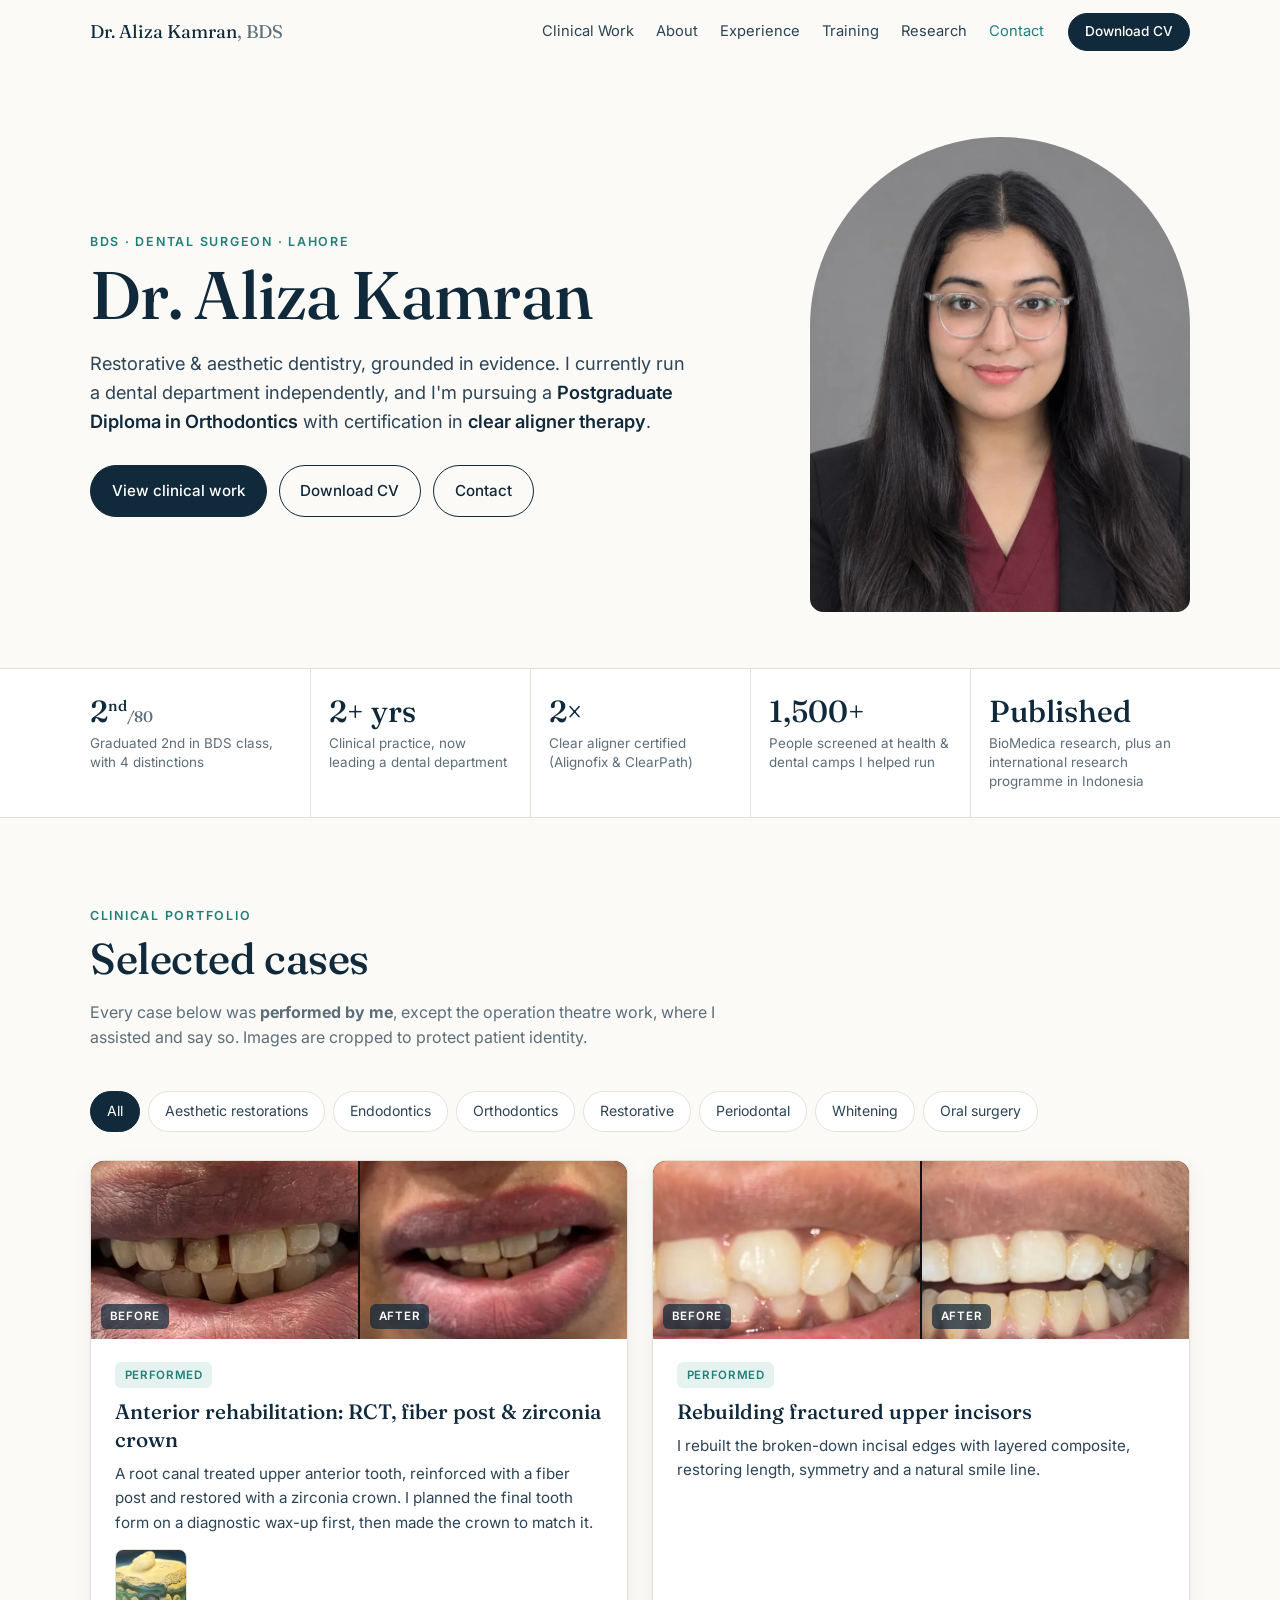
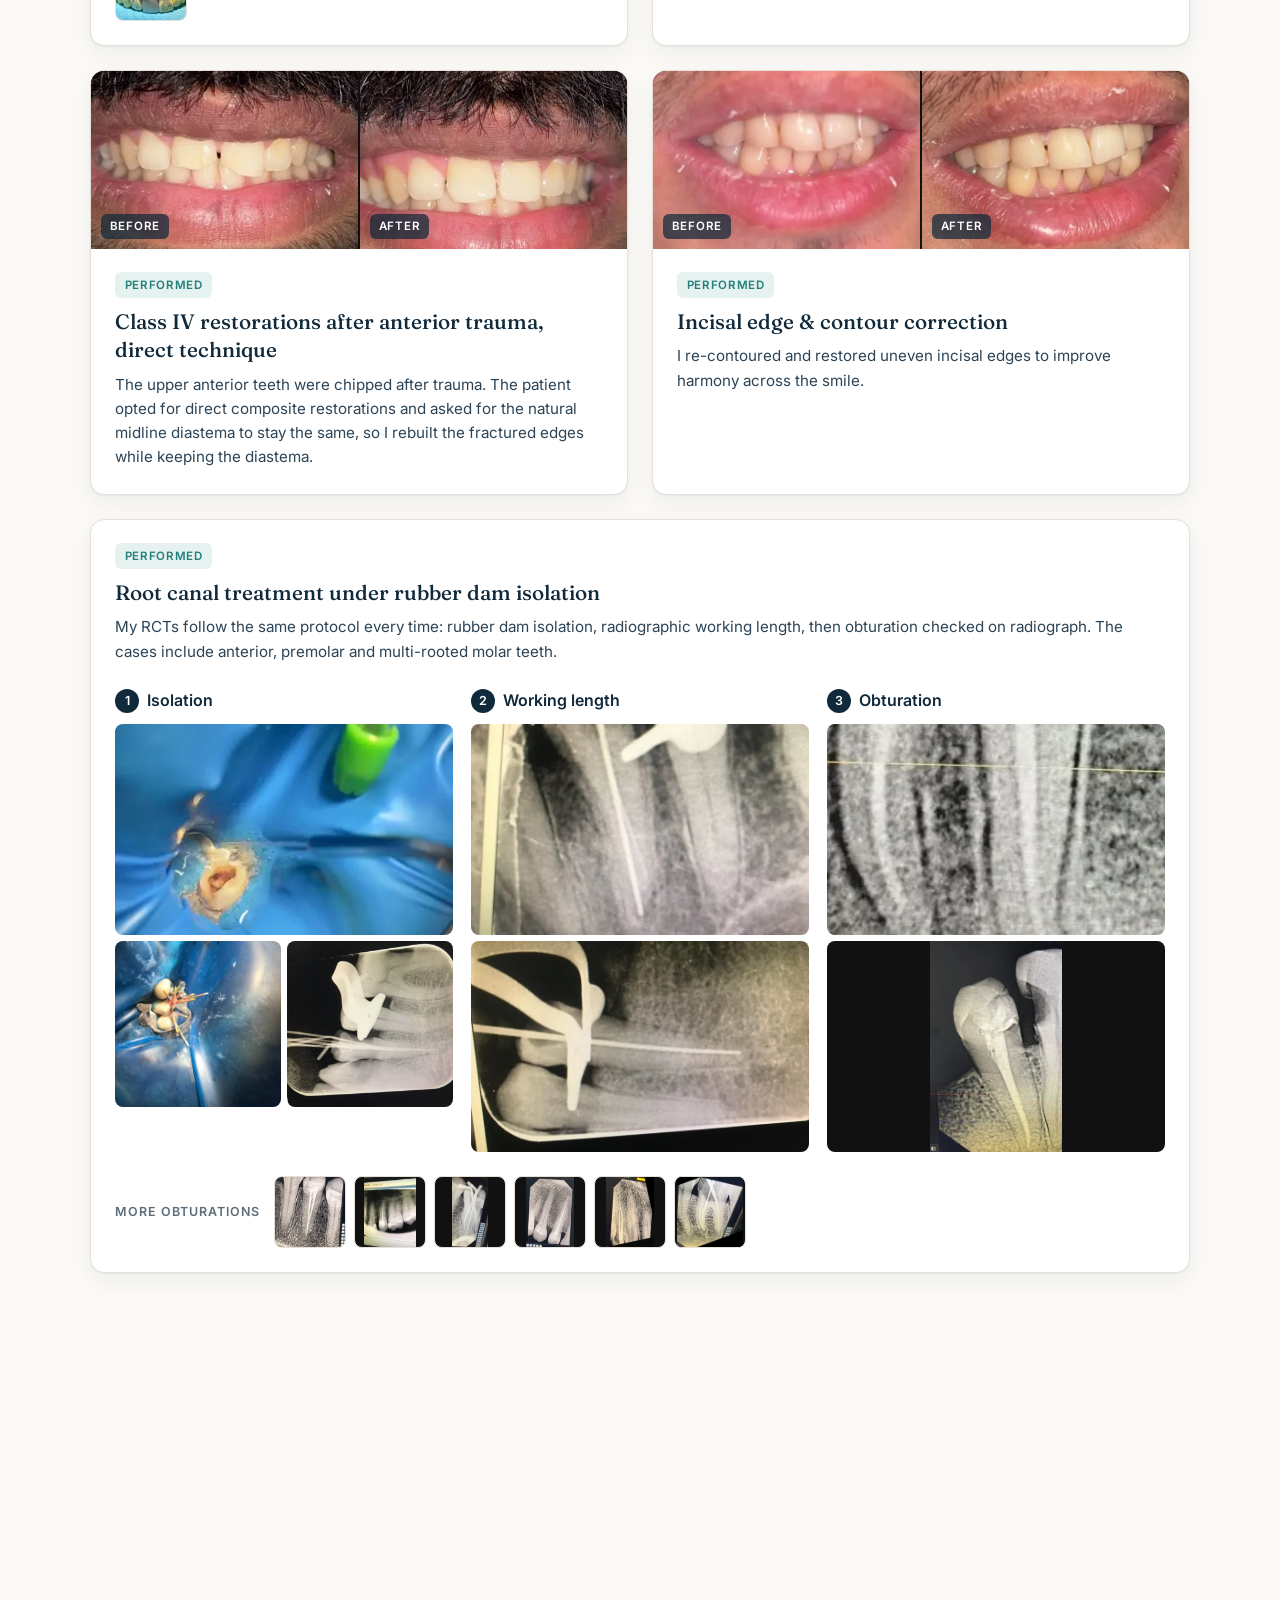
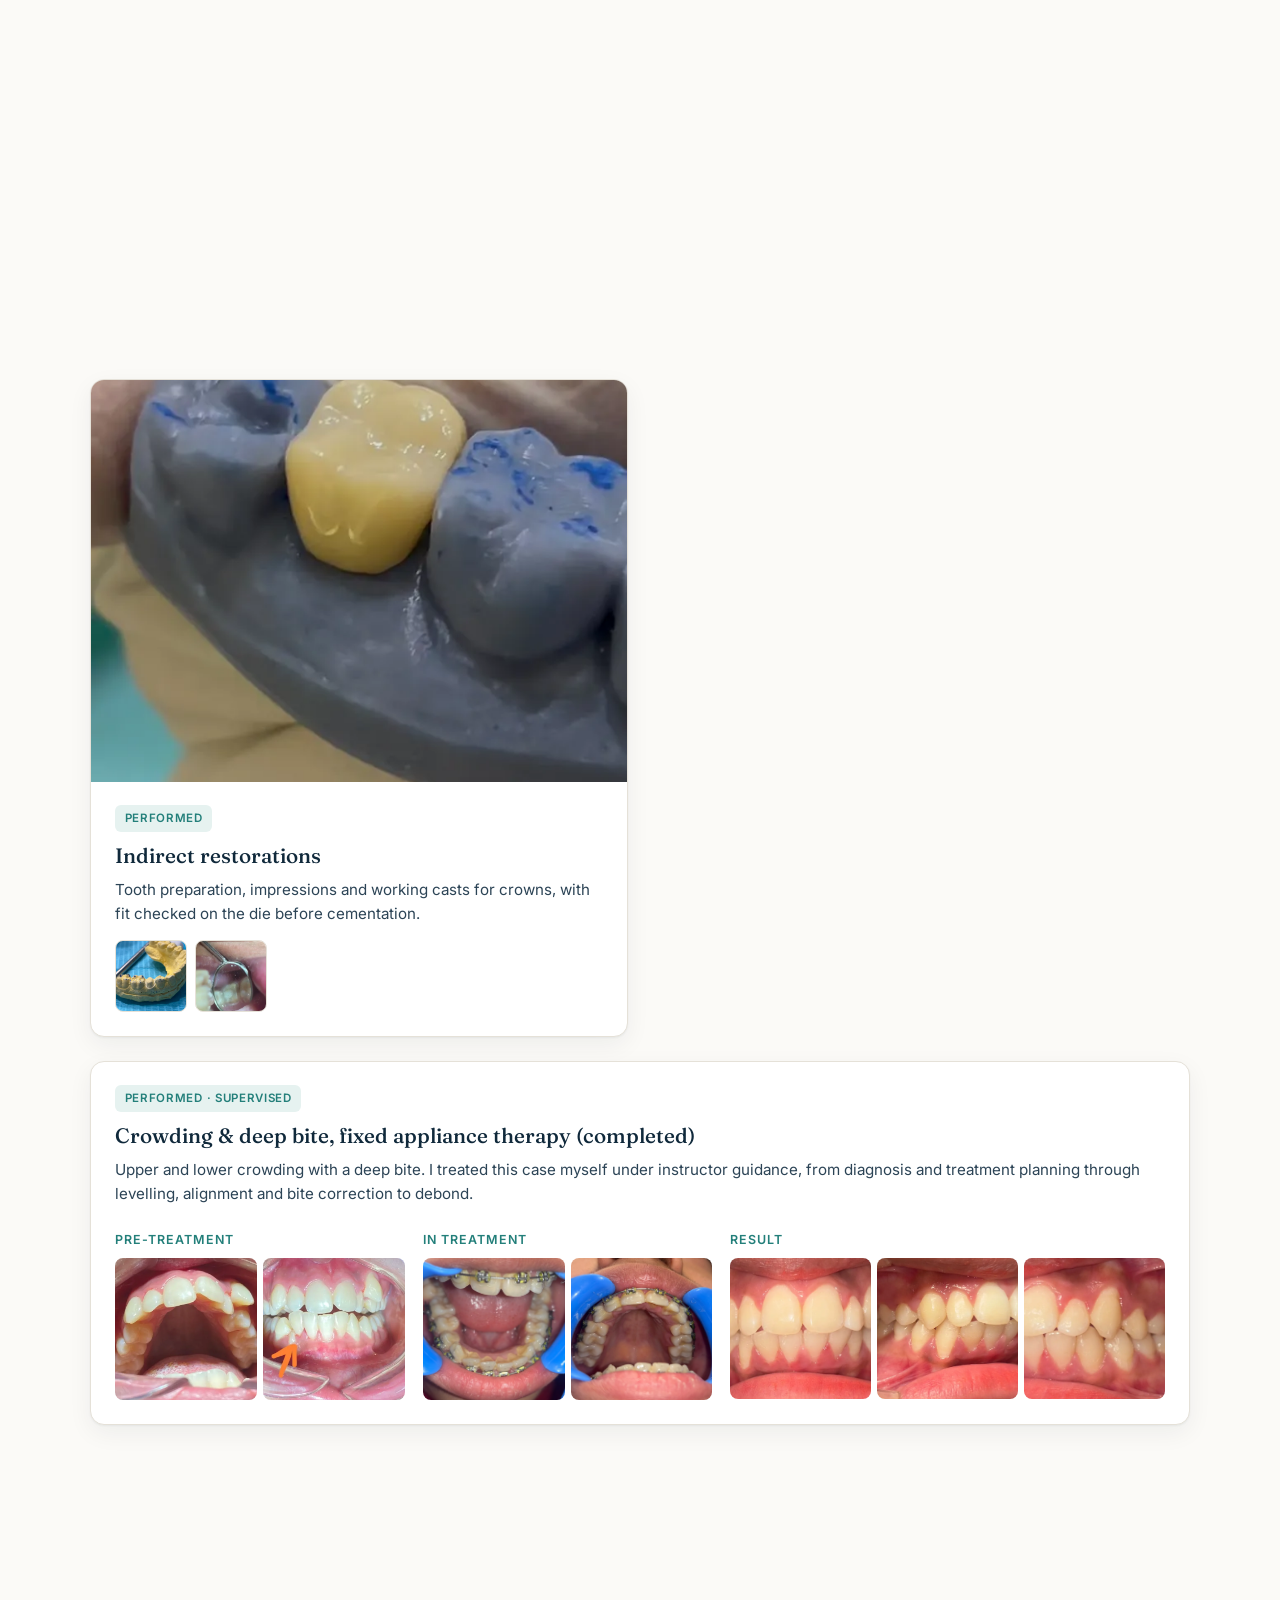
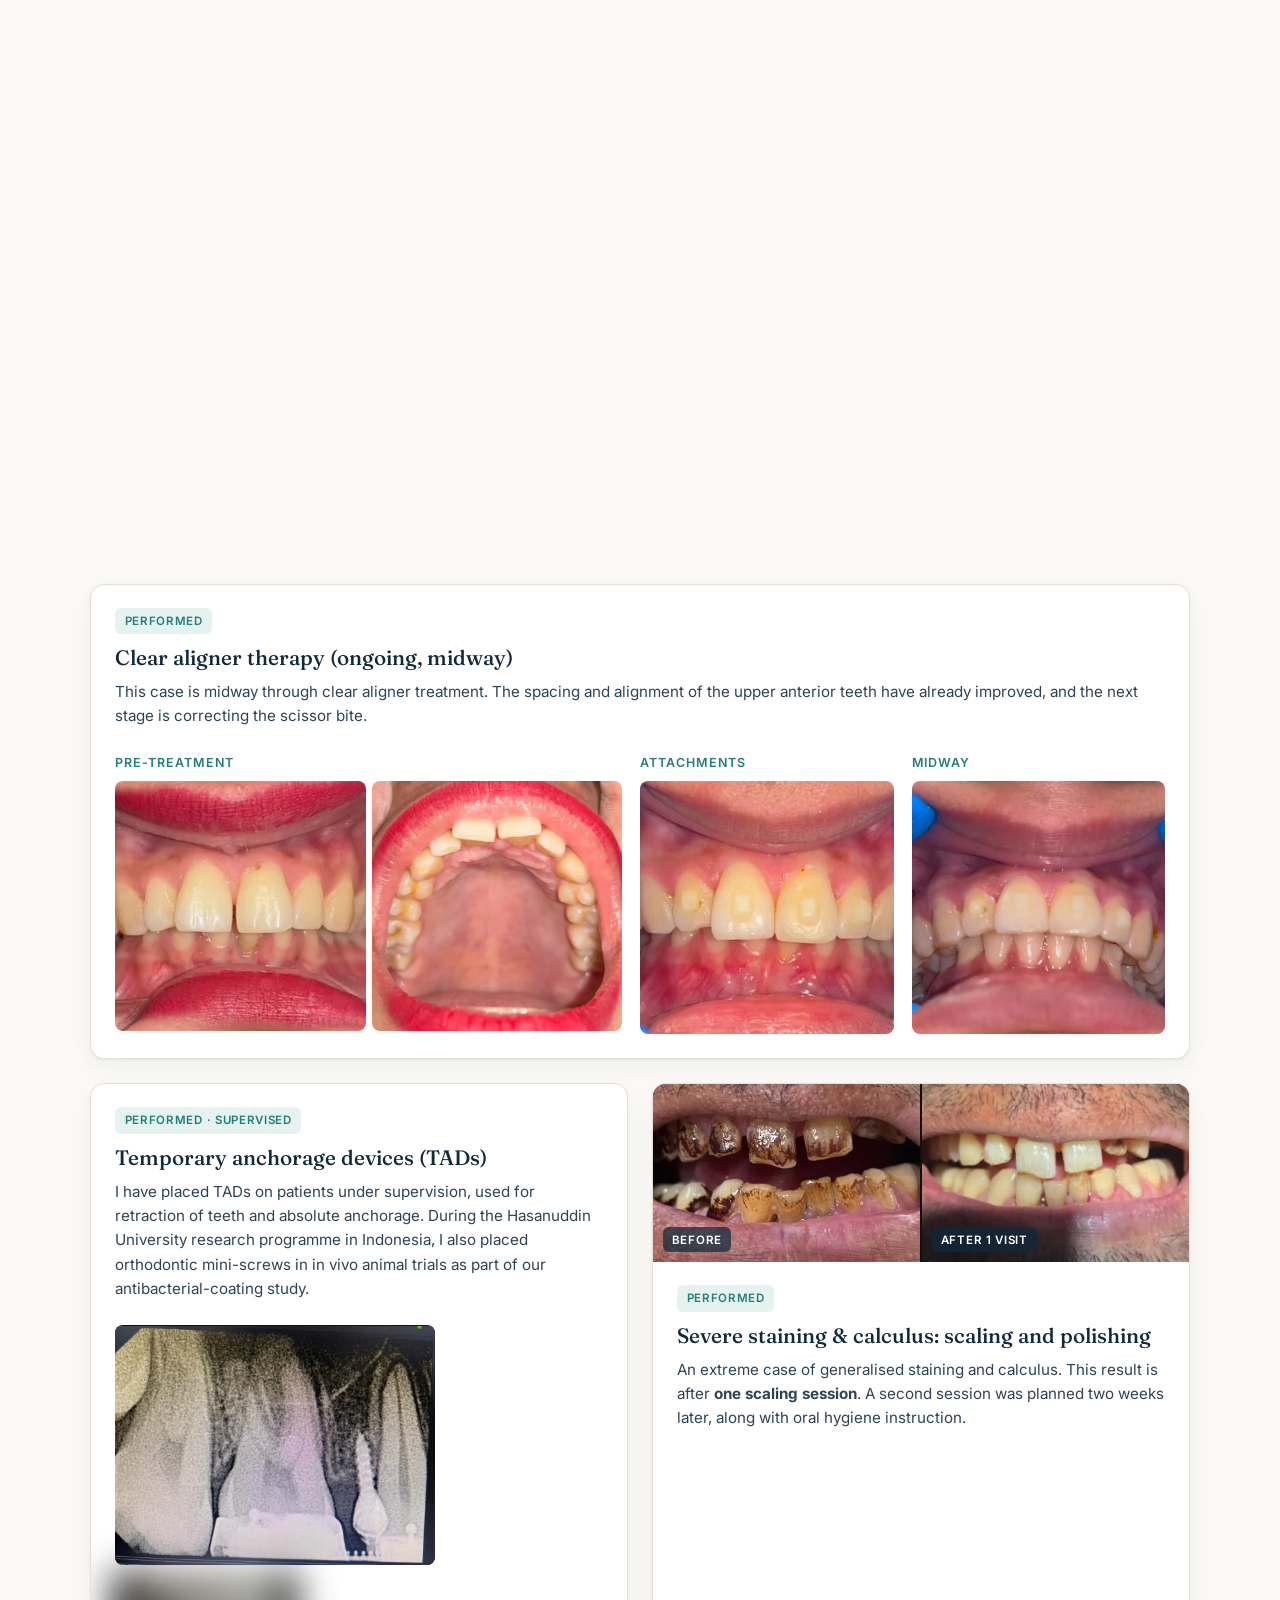
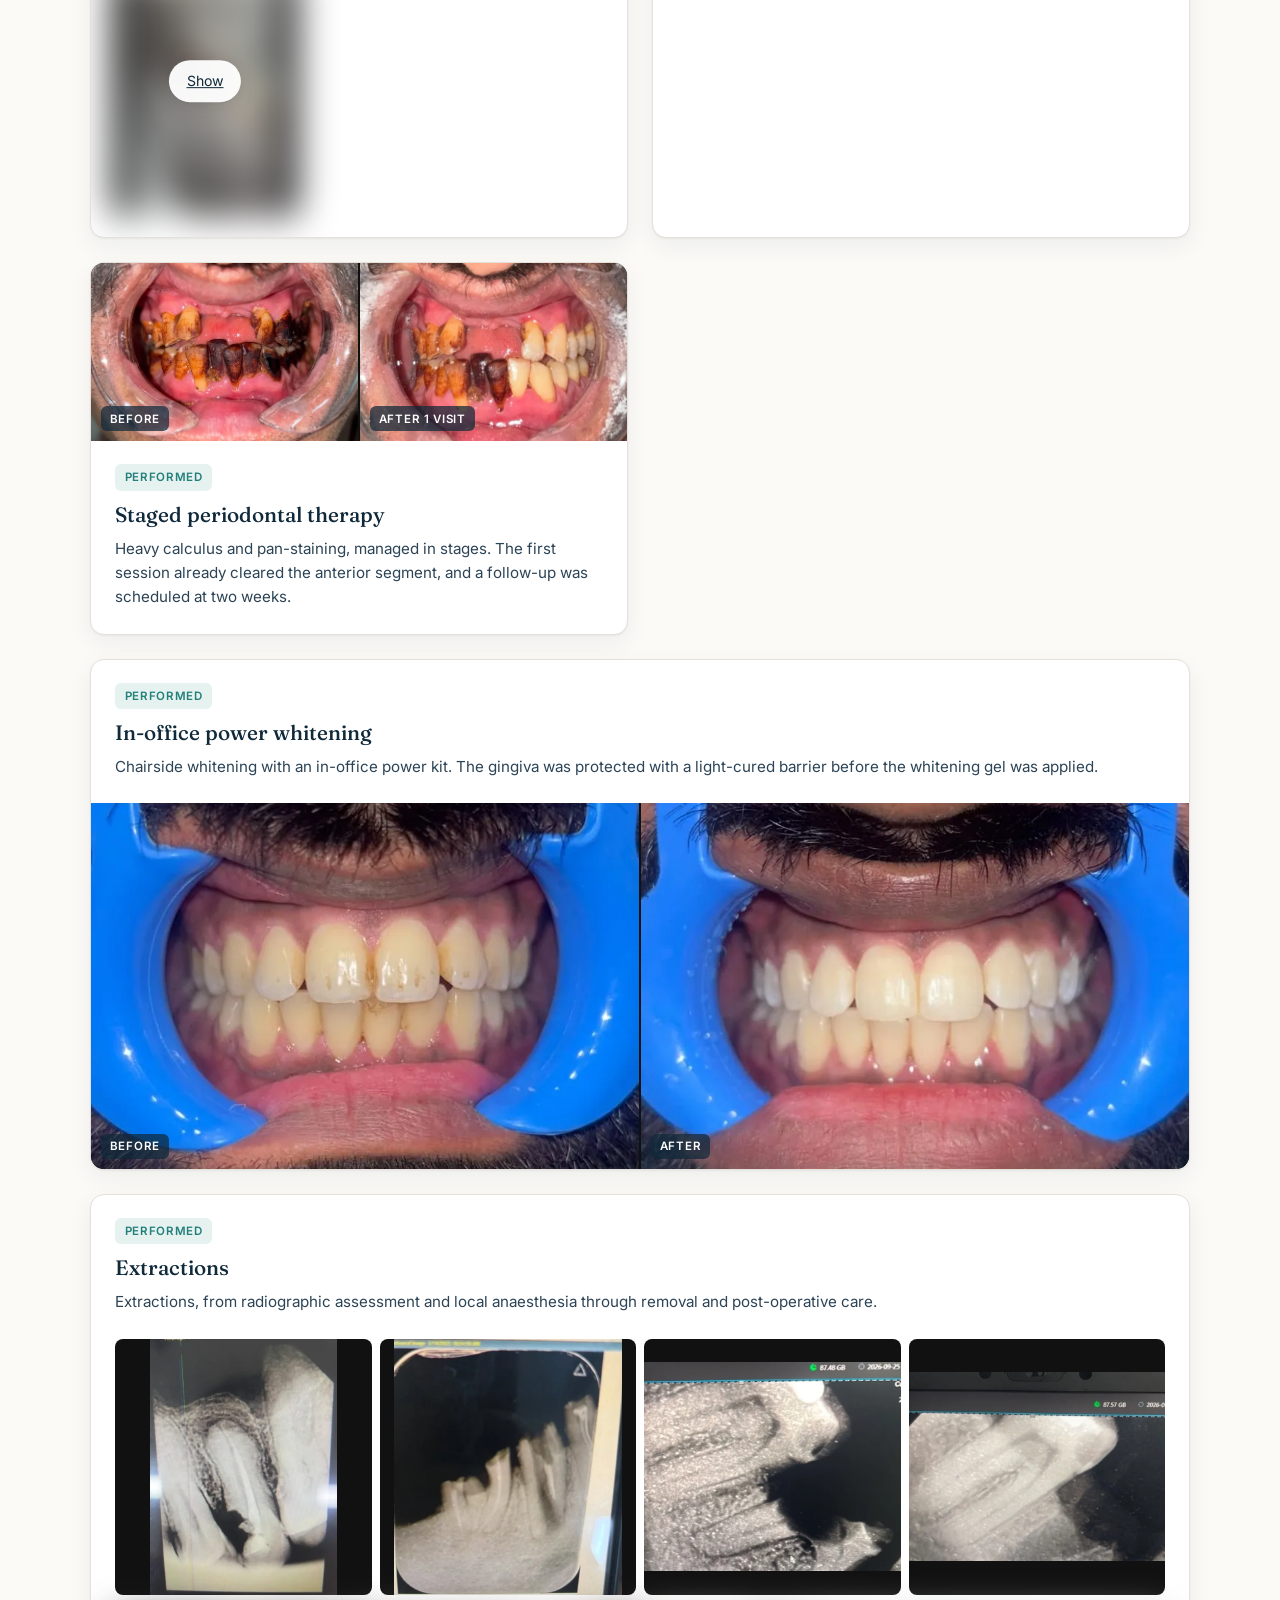
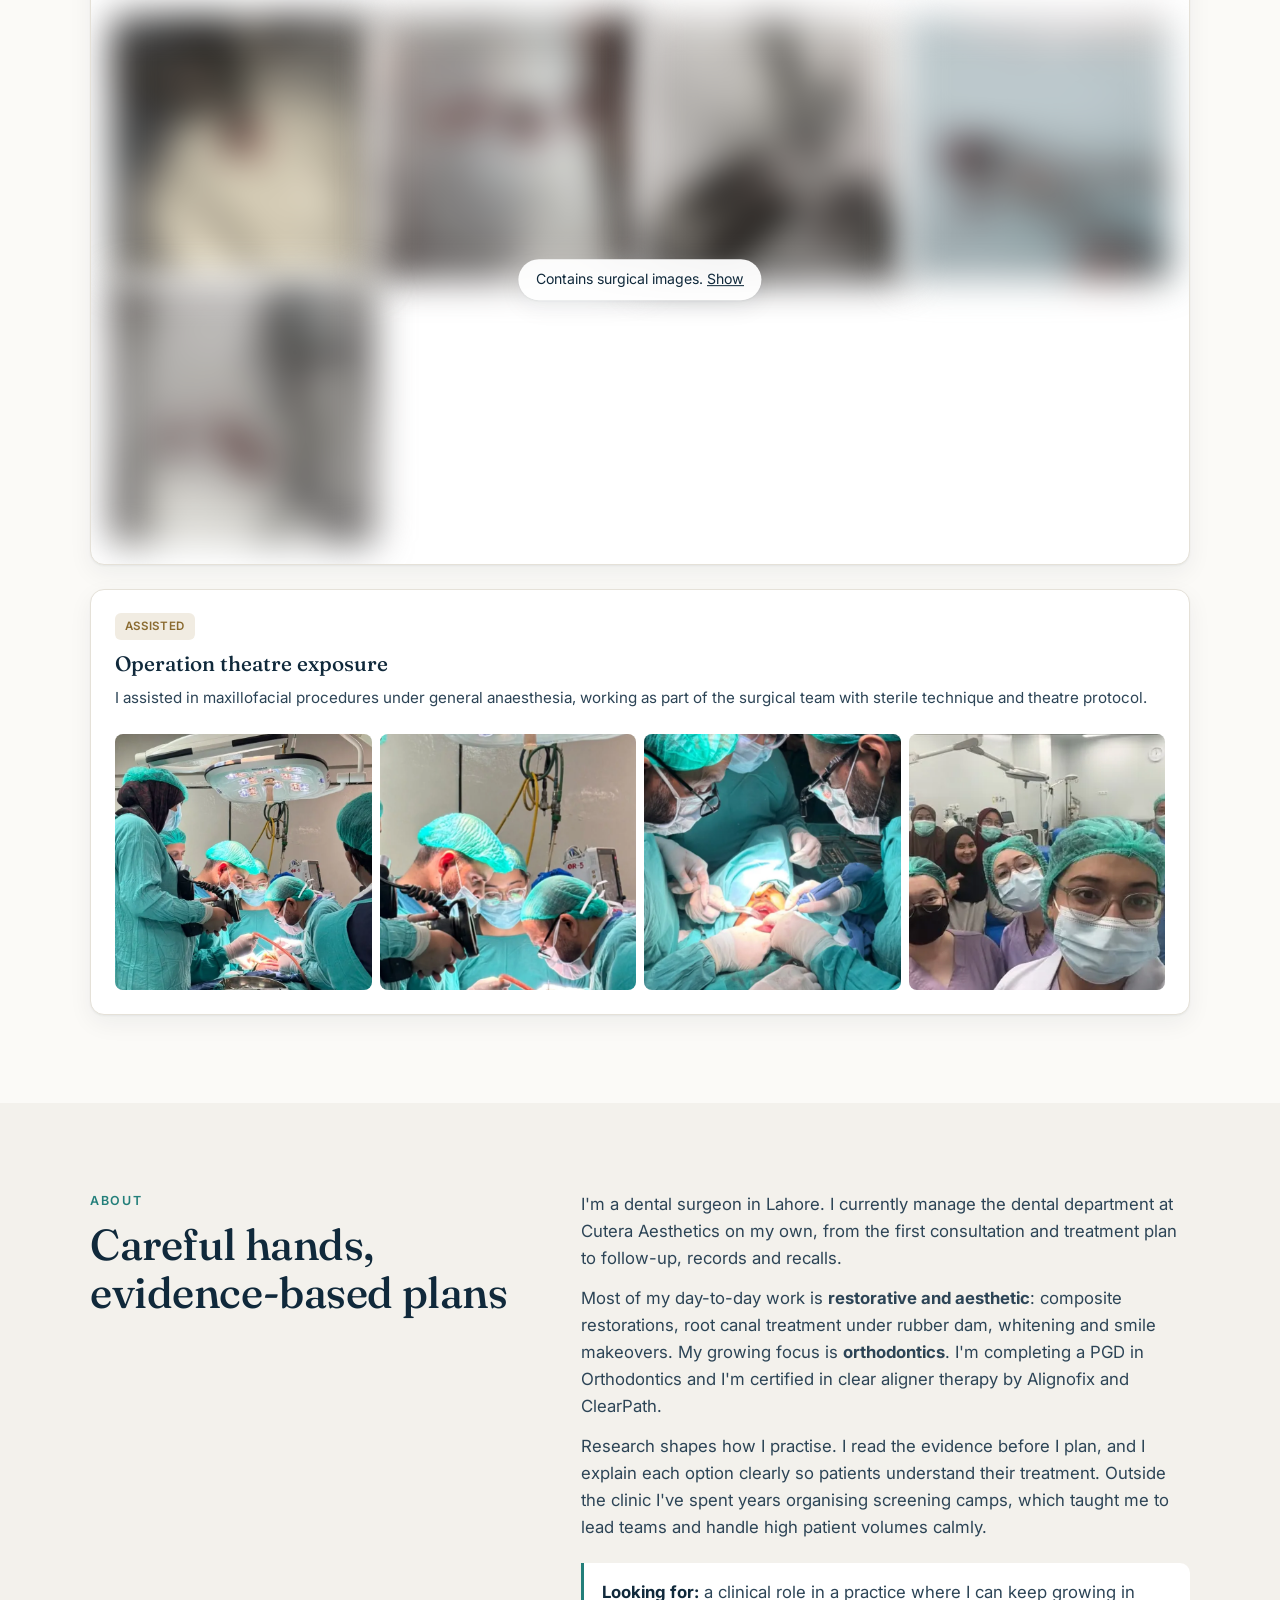
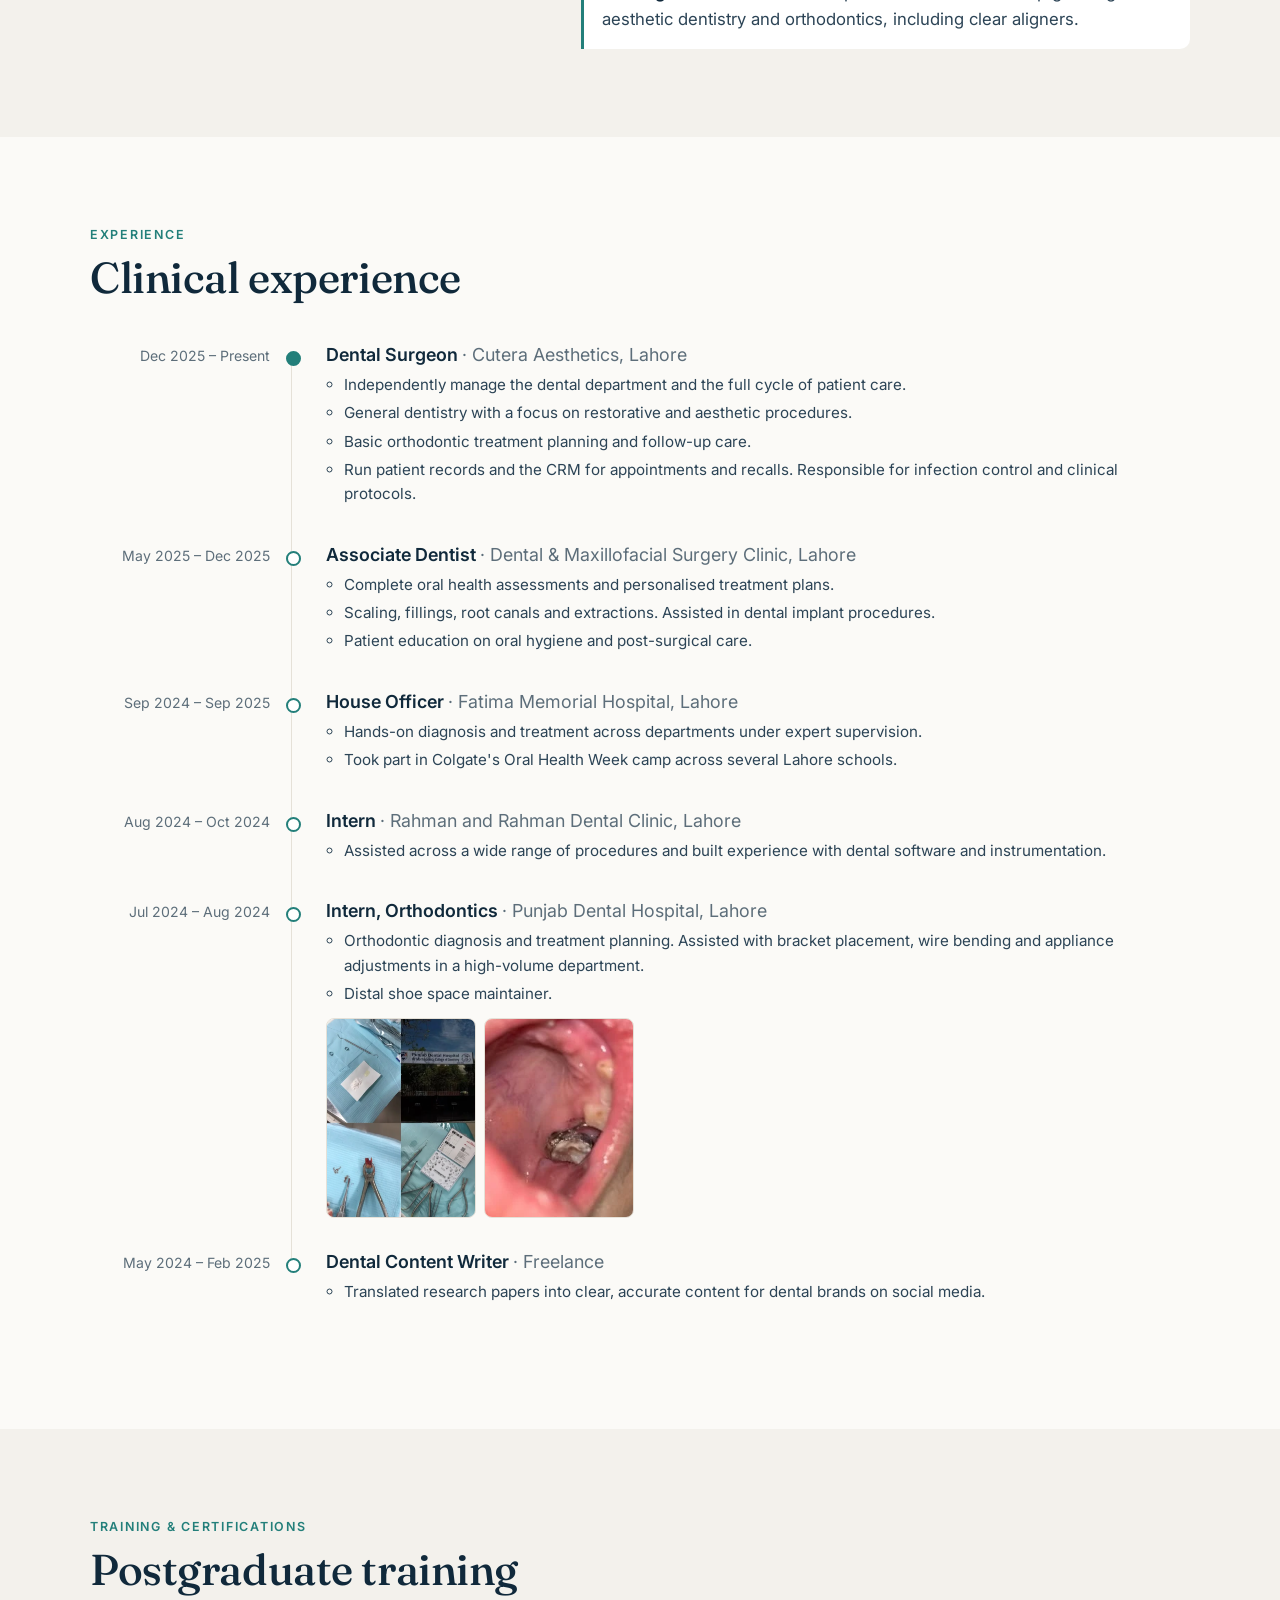
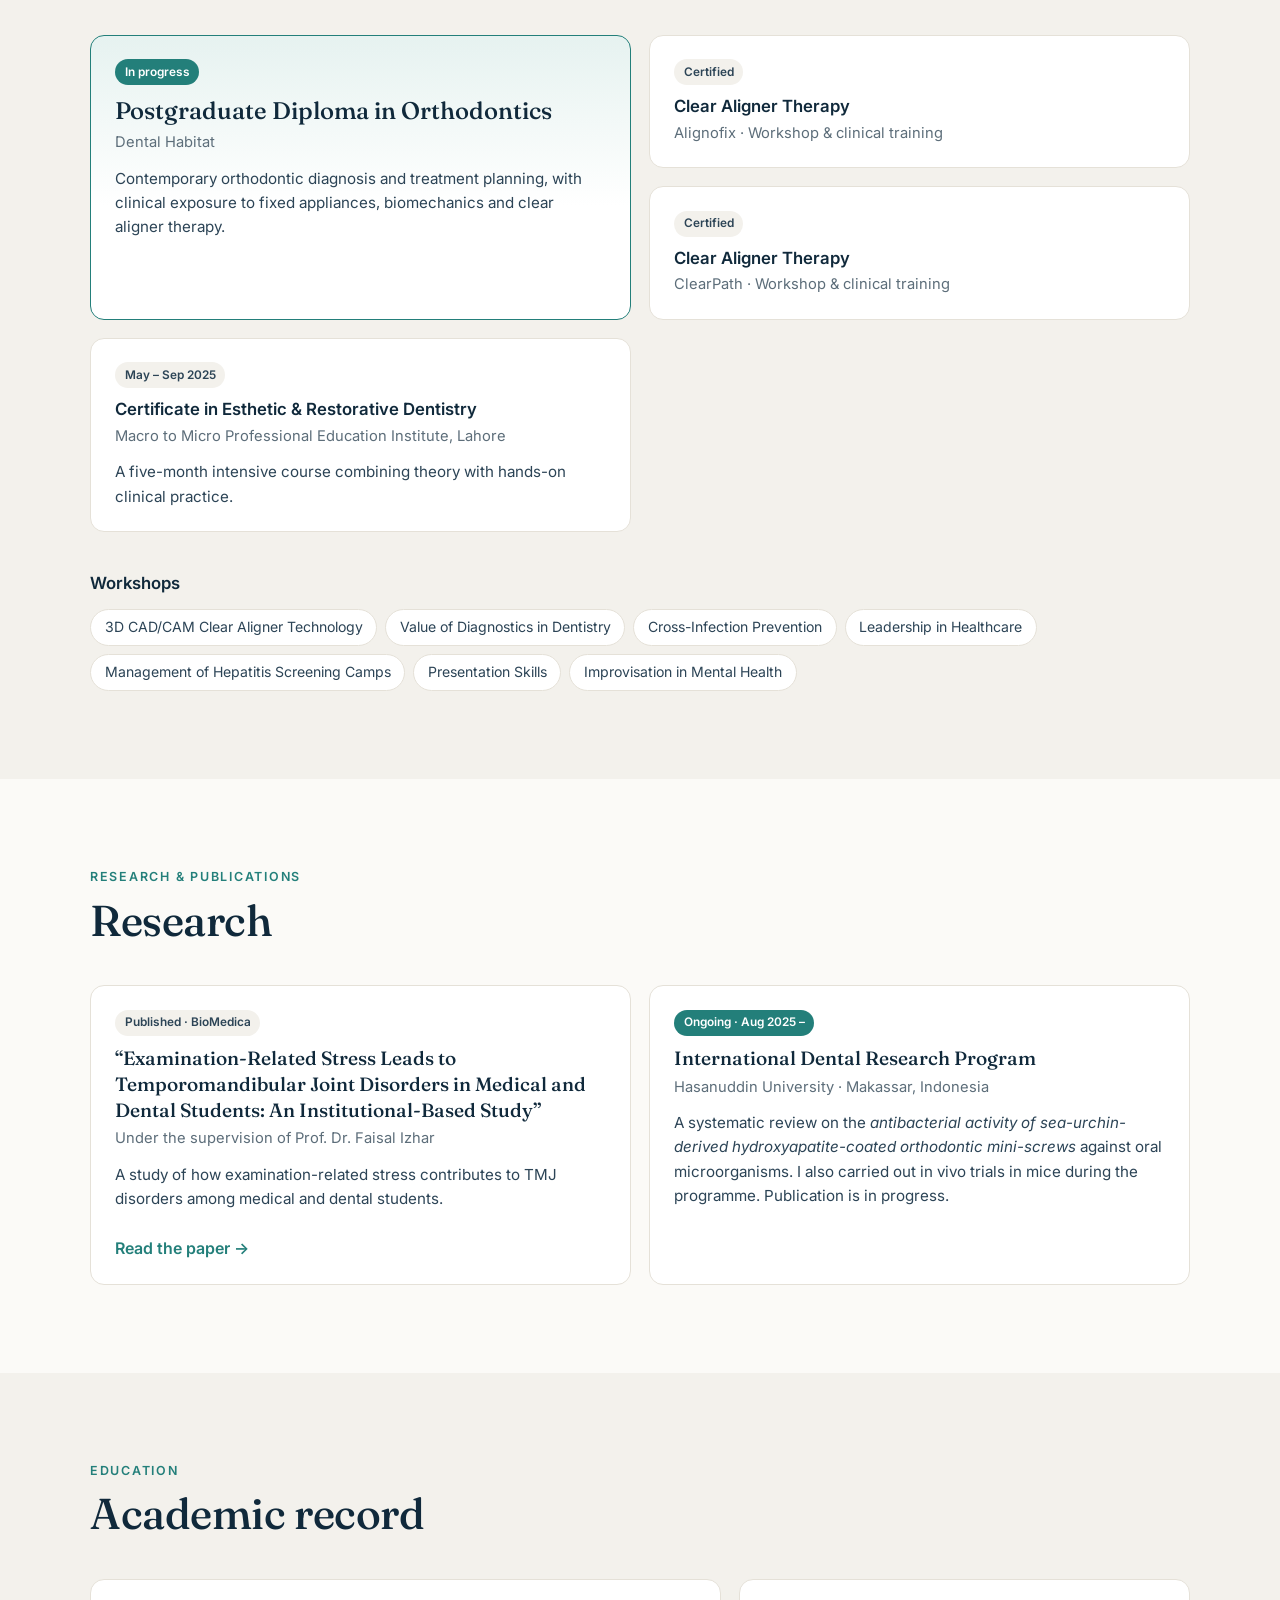
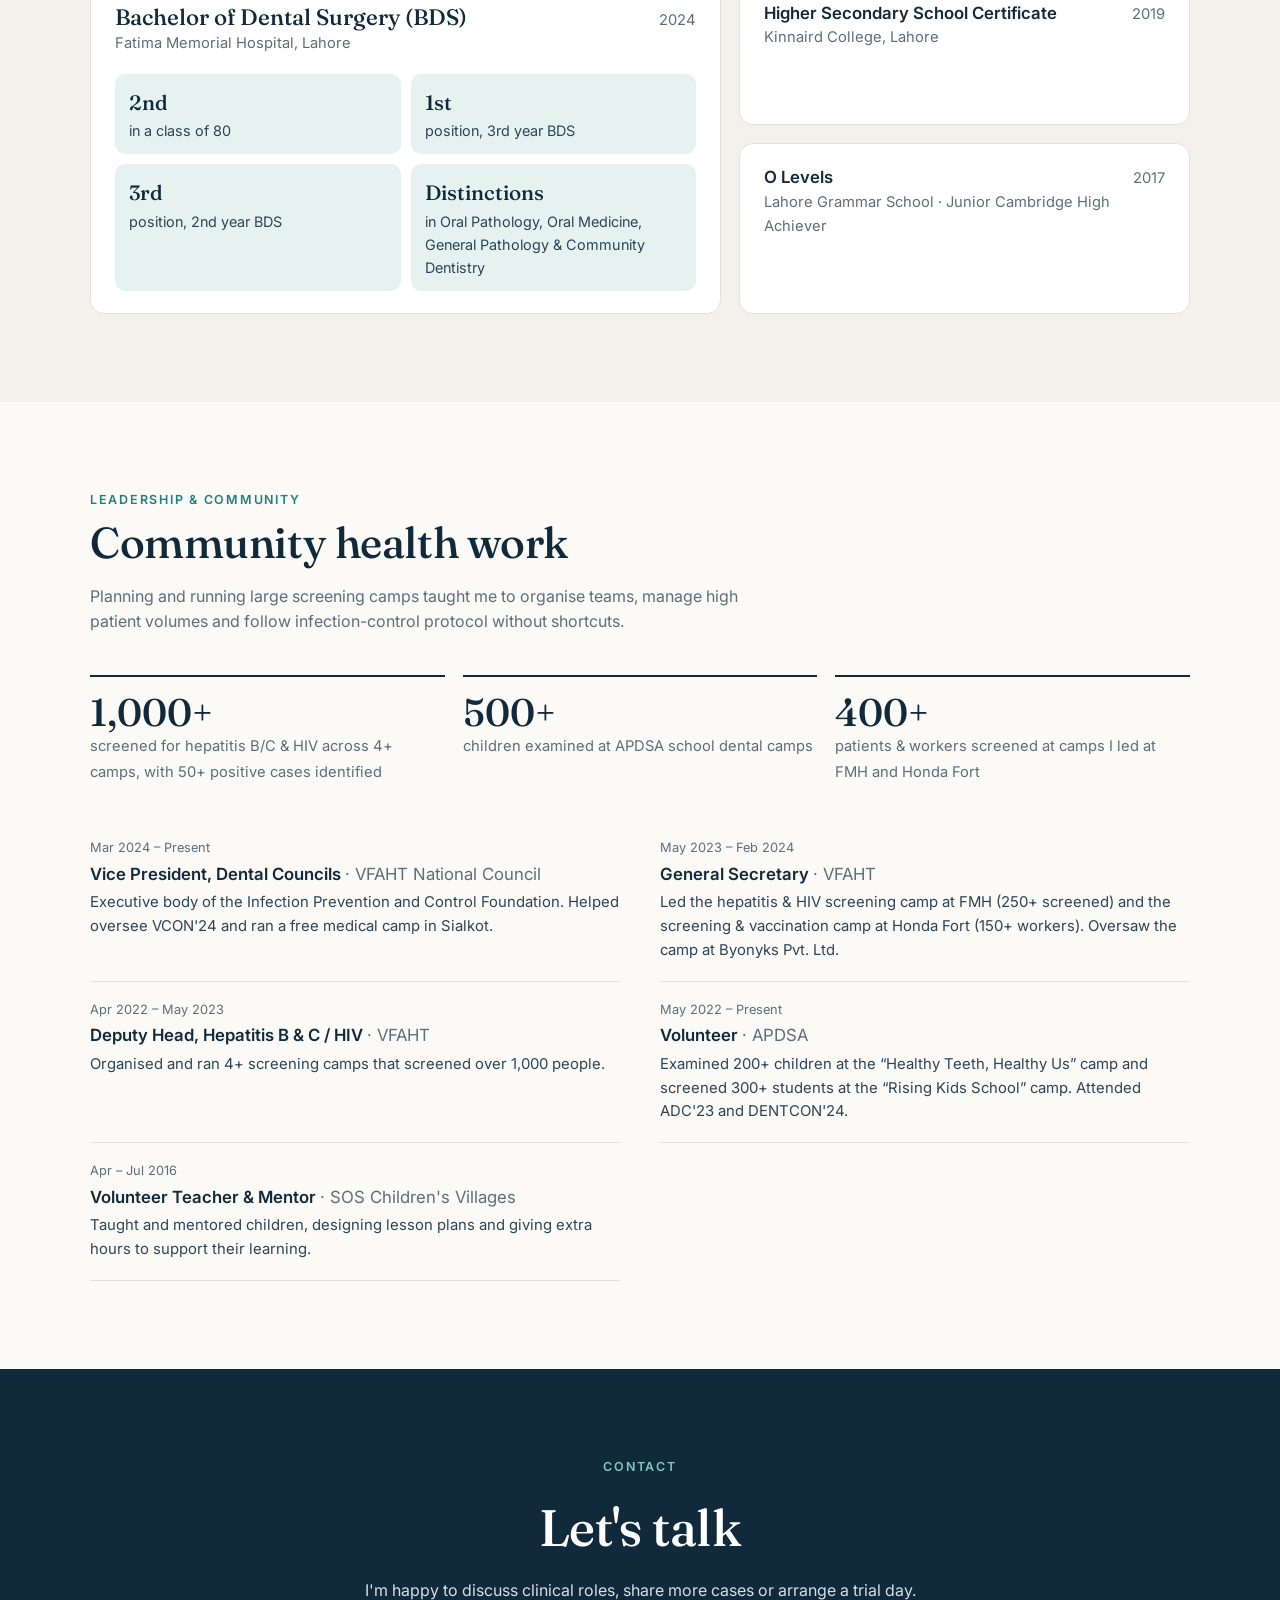
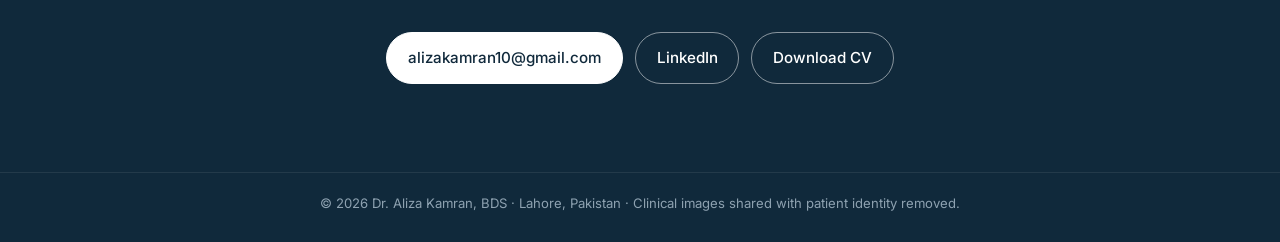
<file: index.html>
<!doctype html>
<html lang="en">
<head>
  <meta charset="utf-8">
  <meta name="viewport" content="width=device-width, initial-scale=1">
  <title>Dr. Aliza Kamran, BDS | Dental Surgeon, Lahore</title>
  <meta name="description" content="Dr. Aliza Kamran, BDS. Dental surgeon in Lahore focused on restorative and aesthetic dentistry, pursuing a PGD in Orthodontics with clear aligner certification. Clinical portfolio, experience and research.">
  <meta property="og:title" content="Dr. Aliza Kamran, BDS | Dental Surgeon">
  <meta property="og:description" content="Restorative & aesthetic dentistry · Orthodontics & clear aligners · Lahore">
  <meta property="og:type" content="website">
  <meta name="theme-color" content="#10293b">
  <link rel="icon" href="data:image/svg+xml,%3Csvg xmlns='http://www.w3.org/2000/svg' viewBox='0 0 64 64'%3E%3Crect width='64' height='64' rx='14' fill='%2310293b'/%3E%3Ctext x='32' y='42' font-family='Georgia,serif' font-size='28' fill='%23fff' text-anchor='middle'%3EAK%3C/text%3E%3C/svg%3E">
  <link rel="preconnect" href="https://fonts.googleapis.com">
  <link rel="preconnect" href="https://fonts.gstatic.com" crossorigin>
  <link href="https://fonts.googleapis.com/css2?family=Fraunces:opsz,wght@9..144,400;9..144,500;9..144,600&family=Inter:wght@400;500;600&display=swap" rel="stylesheet">
  <link rel="stylesheet" href="styles.css">
</head>
<body>

<header class="nav" id="top">
  <div class="wrap nav-inner">
    <a href="#top" class="brand">Dr. Aliza Kamran<span>, BDS</span></a>
    <nav class="nav-links" aria-label="Sections">
      <a href="#work">Clinical Work</a>
      <a href="#about">About</a>
      <a href="#experience">Experience</a>
      <a href="#training">Training</a>
      <a href="#research">Research</a>
      <a href="#contact">Contact</a>
    </nav>
    <a class="btn btn-small" href="Aliza-Kamran-CV.pdf" download>Download CV</a>
  </div>
</header>

<main>

  <!-- HERO -->
  <section class="hero">
    <div class="wrap hero-grid">
      <div class="hero-text">
        <p class="eyebrow">BDS · Dental Surgeon · Lahore</p>
        <h1>Dr. Aliza Kamran</h1>
        <p class="lead">Restorative &amp; aesthetic dentistry, grounded in evidence. I currently run a dental department independently, and I'm pursuing a <strong>Postgraduate Diploma in Orthodontics</strong> with certification in <strong>clear aligner therapy</strong>.</p>
        <div class="hero-cta">
          <a class="btn" href="#work">View clinical work</a>
          <a class="btn btn-ghost" href="Aliza-Kamran-CV.pdf" download>Download CV</a>
          <a class="btn btn-ghost" href="#contact">Contact</a>
        </div>
      </div>
      <div class="hero-photo">
        <!-- Headshot: assets/img/headshot.webp (monogram sits behind as a fallback) -->
        <img src="assets/img/headshot.webp" alt="Portrait of Dr. Aliza Kamran" fetchpriority="high">
        <div class="monogram" aria-hidden="true">AK</div>
      </div>
    </div>
  </section>

  <!-- AT A GLANCE -->
  <section class="stats" aria-label="At a glance">
    <div class="wrap stats-grid">
      <div class="stat"><b>2<sup>nd</sup><small>/80</small></b><span>Graduated 2nd in BDS class, with 4 distinctions</span></div>
      <div class="stat"><b>2+ yrs</b><span>Clinical practice, now leading a dental department</span></div>
      <div class="stat"><b>2×</b><span>Clear aligner certified (Alignofix &amp; ClearPath)</span></div>
      <div class="stat"><b>1,500+</b><span>People screened at health &amp; dental camps I helped run</span></div>
      <div class="stat"><b>Published</b><span>BioMedica research, plus an international research programme in Indonesia</span></div>
    </div>
  </section>

  <!-- CLINICAL WORK -->
  <section class="section" id="work">
    <div class="wrap">
      <div class="section-head">
        <p class="eyebrow">Clinical portfolio</p>
        <h2>Selected cases</h2>
        <p class="section-sub">Every case below was <strong>performed by me</strong>, except the operation theatre work, where I assisted and say so. Images are cropped to protect patient identity.</p>
      </div>

      <div class="filters" role="tablist" aria-label="Filter cases">
        <button class="chip is-active" data-filter="all">All</button>
        <button class="chip" data-filter="aesthetic">Aesthetic restorations</button>
        <button class="chip" data-filter="endo">Endodontics</button>
        <button class="chip" data-filter="ortho">Orthodontics</button>
        <button class="chip" data-filter="resto">Restorative</button>
        <button class="chip" data-filter="perio">Periodontal</button>
        <button class="chip" data-filter="white">Whitening</button>
        <button class="chip" data-filter="surgery">Oral surgery</button>
      </div>

      <div class="cases">

        <!-- Aesthetic -->
        <article class="case" data-cat="aesthetic">
          <div class="pair">
            <figure><img src="assets/img/ant-a-before.webp" alt="Before: spacing and irregular upper anterior teeth" loading="lazy" data-caption="Before: spacing and irregular upper anterior teeth"><figcaption>Before</figcaption></figure>
            <figure><img src="assets/img/ant-a-after.webp" alt="After: zirconia crown on fiber post" loading="lazy" data-caption="After: fiber post and zirconia crown"><figcaption>After</figcaption></figure>
          </div>
          <div class="case-body">
            <span class="tag">Performed</span>
            <h3>Anterior rehabilitation: RCT, fiber post &amp; zirconia crown</h3>
            <p>A root canal treated upper anterior tooth, reinforced with a fiber post and restored with a zirconia crown. I planned the final tooth form on a diagnostic wax-up first, then made the crown to match it.</p>
            <div class="thumbs"><img src="assets/img/ant-a-waxup.webp" alt="Diagnostic wax-up on study model" loading="lazy" data-caption="Diagnostic wax-up used to plan the final result"></div>
          </div>
        </article>

        <article class="case" data-cat="aesthetic">
          <div class="pair">
            <figure><img src="assets/img/ant-d-before.webp" alt="Before: fractured and worn upper incisors" loading="lazy" data-caption="Before: fractured and worn upper incisors"><figcaption>Before</figcaption></figure>
            <figure><img src="assets/img/ant-d-after.webp" alt="After: incisors rebuilt" loading="lazy" data-caption="After: incisors rebuilt"><figcaption>After</figcaption></figure>
          </div>
          <div class="case-body">
            <span class="tag">Performed</span>
            <h3>Rebuilding fractured upper incisors</h3>
            <p>I rebuilt the broken-down incisal edges with layered composite, restoring length, symmetry and a natural smile line.</p>
          </div>
        </article>

        <article class="case" data-cat="aesthetic">
          <div class="pair">
            <figure><img src="assets/img/ant-c-before.webp" alt="Before: chipped upper central incisors after trauma" loading="lazy" data-caption="Before: chipped upper central incisors after trauma"><figcaption>Before</figcaption></figure>
            <figure><img src="assets/img/ant-c-after.webp" alt="After: direct composite restorations, midline diastema maintained" loading="lazy" data-caption="After: direct composite restorations, midline diastema maintained at the patient's request"><figcaption>After</figcaption></figure>
          </div>
          <div class="case-body">
            <span class="tag">Performed</span>
            <h3>Class IV restorations after anterior trauma, direct technique</h3>
            <p>The upper anterior teeth were chipped after trauma. The patient opted for direct composite restorations and asked for the natural midline diastema to stay the same, so I rebuilt the fractured edges while keeping the diastema.</p>
          </div>
        </article>

        <article class="case" data-cat="aesthetic">
          <div class="pair">
            <figure><img src="assets/img/ant-b-before.webp" alt="Before: uneven incisal edges" loading="lazy" data-caption="Before: uneven incisal edges"><figcaption>Before</figcaption></figure>
            <figure><img src="assets/img/ant-b-after.webp" alt="After: incisal edges corrected" loading="lazy" data-caption="After: incisal edges corrected"><figcaption>After</figcaption></figure>
          </div>
          <div class="case-body">
            <span class="tag">Performed</span>
            <h3>Incisal edge &amp; contour correction</h3>
            <p>I re-contoured and restored uneven incisal edges to improve harmony across the smile.</p>
          </div>
        </article>

        <!-- Endodontics -->
        <article class="case case-wide" data-cat="endo">
          <div class="case-body">
            <span class="tag">Performed</span>
            <h3>Root canal treatment under rubber dam isolation</h3>
            <p>My RCTs follow the same protocol every time: rubber dam isolation, radiographic working length, then obturation checked on radiograph. The cases include anterior, premolar and multi-rooted molar teeth.</p>
          </div>
          <div class="steps">
            <figure class="step">
              <figcaption><span>1</span>Isolation</figcaption>
              <div class="step-media">
                <video src="assets/video/endo-dam.mp4" poster="assets/video/endo-dam.webp" muted loop playsinline preload="none" aria-label="Rubber dam isolation, clinical video"></video>
                <img src="assets/img/endo-dam-1.webp" alt="Rubber dam isolation with clamp" loading="lazy" data-caption="Rubber dam isolation">
                <img src="assets/img/endo-dam-2.webp" alt="Radiograph with rubber dam clamp and files in place" loading="lazy" data-caption="Working radiograph taken with the rubber dam in place">
              </div>
            </figure>
            <figure class="step">
              <figcaption><span>2</span>Working length</figcaption>
              <div class="step-media">
                <img src="assets/img/endo-wl-1.webp" alt="Working length radiograph" loading="lazy" data-caption="Working length determination">
                <img src="assets/img/endo-wl-2.webp" alt="Working length radiograph with film holder" loading="lazy" data-caption="Working length radiograph with film holder">
              </div>
            </figure>
            <figure class="step">
              <figcaption><span>3</span>Obturation</figcaption>
              <div class="step-media">
                <img src="assets/img/endo-obt-1.webp" alt="Obturated molar" loading="lazy" data-caption="Obturation of a multi-rooted molar">
                <img src="assets/img/endo-obt-3.webp" class="fit" alt="Obturation radiograph of lower premolar" loading="lazy" data-caption="Final obturation, lower premolar">
              </div>
            </figure>
          </div>
          <div class="more">
            <span>More obturations</span>
            <div class="thumbs">
              <img src="assets/img/endo-obt-2.webp" alt="Obturation radiograph" loading="lazy" data-caption="Final obturation">
              <img class="fit" src="assets/img/endo-pre.webp" alt="Post-operative radiograph of obturated and restored tooth" loading="lazy" data-caption="Post-operative radiograph: tooth obturated and restored, now indicated for a crown">
              <img class="fit" src="assets/img/endo-obt-6.webp" alt="Master cone fit radiograph" loading="lazy" data-caption="Cone fit and lateral compaction">
              <img class="fit" src="assets/img/endo-obt-7.webp" alt="Obturation radiograph, upper anterior teeth" loading="lazy" data-caption="Obturation, upper anterior tooth">
              <img class="fit" src="assets/img/endo-obt-8.webp" alt="Obturation radiograph, upper tooth" loading="lazy" data-caption="Final obturation">
              <img class="fit" src="assets/img/endo-obt-10.webp" alt="Obturation radiograph, lower molar" loading="lazy" data-caption="Final obturation, lower molar">
            </div>
          </div>
        </article>

        <article class="case" data-cat="endo">
          <div class="pair">
            <figure><img class="fit" src="assets/img/endo-obt-4.webp" alt="Radiograph: infected tooth with metal post and zirconia crown" loading="lazy" data-caption="Before: infected tooth with metal post and zirconia crown"><figcaption>Before</figcaption></figure>
            <figure><img src="assets/img/reendo-removed.webp" alt="Sectioned zirconia crown and retrieved metal post" loading="lazy" data-caption="Sectioned zirconia crown and retrieved metal post"><figcaption>Retrieved</figcaption></figure>
          </div>
          <div class="case-body">
            <span class="tag">Performed</span>
            <h3>Re-root canal treatment: post retrieval &amp; crown removal</h3>
            <p>An infected tooth that had been restored with a metal post and a zirconia crown. I sectioned and removed the zirconia crown, retrieved the post from the canal, and re-treated the root canal.</p>
            <figure class="side-fig">
              <img class="fit" src="assets/img/endo-obt-9.webp" alt="Radiograph of upper molar with files in MB2 and P2 canals" loading="lazy" data-caption="Another re-endo case: chasing MB2 and a second palatal canal (P2)">
              <figcaption>Another re-endo case: chasing MB2 and a second palatal canal (P2)</figcaption>
            </figure>
          </div>
        </article>

        <!-- Restorative -->
        <article class="case" data-cat="resto">
          <div class="media-hero"><img src="assets/img/resto-post-1.webp" alt="Posterior composite restoration" loading="lazy" data-caption="Posterior composite restoration"></div>
          <div class="case-body">
            <span class="tag">Performed</span>
            <h3>Posterior composite restorations</h3>
            <p>Direct posterior composites built up with natural occlusal anatomy and tight contacts.</p>
            <div class="thumbs">
              <img src="assets/img/resto-post-2.webp" alt="Mirror view of occlusal restoration" loading="lazy" data-caption="Occlusal restoration, mirror view: indirect pulp capping with Dycal">
            </div>
          </div>
        </article>

        <article class="case" data-cat="resto">
          <div class="media-hero"><img src="assets/img/resto-crown.webp" alt="Crown on working die" loading="lazy" data-caption="Crown seated on the working die"></div>
          <div class="case-body">
            <span class="tag">Performed</span>
            <h3>Indirect restorations</h3>
            <p>Tooth preparation, impressions and working casts for crowns, with fit checked on the die before cementation.</p>
            <div class="thumbs">
              <img src="assets/img/resto-cast.webp" alt="Working cast" loading="lazy" data-caption="Working cast">
              <video src="assets/video/resto-mirror.mp4" poster="assets/video/resto-mirror.webp" muted loop playsinline preload="none" aria-label="Crown cutting of posterior teeth for PFM crown" data-caption="Crown cutting of posterior teeth for PFM crown"></video>
            </div>
          </div>
        </article>

        <!-- Orthodontics -->
        <article class="case case-wide" data-cat="ortho">
          <div class="case-body">
            <span class="tag">Performed · supervised</span>
            <h3>Crowding &amp; deep bite, fixed appliance therapy (completed)</h3>
            <p>Upper and lower crowding with a deep bite. I treated this case myself under instructor guidance, from diagnosis and treatment planning through levelling, alignment and bite correction to debond.</p>
          </div>
          <div class="journey">
            <figure><figcaption>Pre-treatment</figcaption><div class="row">
              <img src="assets/img/ortho-b-pre1.webp" alt="Pre-treatment upper occlusal view with crowding" loading="lazy" data-caption="Pre-treatment: upper arch crowding">
              <img src="assets/img/ortho-b-pre2.webp" alt="Pre-treatment frontal view" loading="lazy" data-caption="Pre-treatment: lower crowding and deep bite">
            </div></figure>
            <figure><figcaption>In treatment</figcaption><div class="row">
              <img src="assets/img/ortho-b-upper.webp" alt="Upper arch with fixed appliance" loading="lazy" data-caption="Upper arch, fixed appliance">
              <img src="assets/img/ortho-b-lower.webp" alt="Lower arch with fixed appliance" loading="lazy" data-caption="Lower arch, fixed appliance">
            </div></figure>
            <figure><figcaption>Result</figcaption><div class="row">
              <img src="assets/img/ortho-b-final1.webp" alt="Post-treatment frontal view" loading="lazy" data-caption="Result: frontal">
              <img src="assets/img/ortho-b-final2.webp" alt="Post-treatment right view" loading="lazy" data-caption="Result: right side">
              <img src="assets/img/ortho-b-final3.webp" alt="Post-treatment left view" loading="lazy" data-caption="Result: left side">
            </div></figure>
          </div>
        </article>

        <article class="case" data-cat="ortho">
          <div class="media-hero"><video src="assets/video/ortho-a.mp4" poster="assets/video/ortho-a.webp" muted loop playsinline preload="none" aria-label="Fixed appliance case, video"></video></div>
          <div class="case-body">
            <span class="tag">Performed · supervised</span>
            <h3>Malocclusion correction, fixed appliance (ongoing)</h3>
            <p>A full-arch fixed appliance case I'm managing under guidance: bracket placement, archwire progression and regular adjustment visits.</p>
            <div class="thumbs">
              <img src="assets/img/ortho-a-1.webp" alt="Frontal view in treatment" loading="lazy" data-caption="Frontal view">
              <img src="assets/img/ortho-a-2.webp" alt="Open view in treatment" loading="lazy" data-caption="Upper and lower arches">
              <img src="assets/img/ortho-a-4.webp" alt="Right view in treatment" loading="lazy" data-caption="Buccal view">
              <img src="assets/img/ortho-a-5.webp" alt="Lower occlusal view" loading="lazy" data-caption="Lower occlusal view">
            </div>
          </div>
        </article>

        <article class="case case-wide" data-cat="ortho">
          <div class="case-body">
            <span class="tag">Performed</span>
            <h3>Clear aligner therapy (ongoing, midway)</h3>
            <p>This case is midway through clear aligner treatment. The spacing and alignment of the upper anterior teeth have already improved, and the next stage is correcting the scissor bite.</p>
          </div>
          <div class="journey journey-aligner">
            <figure><figcaption>Pre-treatment</figcaption><div class="row">
              <img src="assets/img/aligner-pre1.webp" alt="Pre-treatment frontal view" loading="lazy" data-caption="Pre-treatment: frontal view">
              <img src="assets/img/aligner-pre2.webp" alt="Pre-treatment upper occlusal view" loading="lazy" data-caption="Pre-treatment: upper occlusal view">
            </div></figure>
            <figure><figcaption>Attachments</figcaption><div class="row">
              <img src="assets/img/aligner-attach.webp" alt="Aligner attachments bonded" loading="lazy" data-caption="Aligner attachments bonded">
            </div></figure>
            <figure><figcaption>Midway</figcaption><div class="row">
              <img src="assets/img/aligner-mid.webp" alt="Midway through aligner treatment" loading="lazy" data-caption="Midway: next stage is correcting the scissor bite">
            </div></figure>
          </div>
        </article>

        <article class="case" data-cat="ortho">
          <div class="case-body">
            <span class="tag">Performed · supervised</span>
            <h3>Temporary anchorage devices (TADs)</h3>
            <p>I have placed TADs on patients under supervision, used for retraction of teeth and absolute anchorage. During the Hasanuddin University research programme in Indonesia, I also placed orthodontic mini-screws in in vivo animal trials as part of our antibacterial-coating study.</p>
          </div>
          <div class="tad-media">
            <img class="fit tad-xray" src="assets/img/tad-human.webp" alt="Radiograph of an orthodontic mini-screw placed between upper teeth" loading="lazy" data-caption="TAD placed in a patient, used for retraction of teeth and absolute anchorage">
            <div class="sensitive" data-sensitive>
              <div class="gallery gallery-tad">
                <img class="fit" src="assets/img/tad-mouse.webp" alt="Orthodontic mini-screw placed in a mouse during the in vivo trial" loading="lazy" data-caption="Mini-screw (TAD) placement, in vivo mouse trial">
              </div>
              <button class="reveal" type="button"><u>Show</u></button>
            </div>
          </div>
        </article>

        <!-- Perio -->
        <article class="case" data-cat="perio">
          <div class="pair">
            <figure><img src="assets/img/perio-a-before.webp" alt="Before: heavy staining and calculus" loading="lazy" data-caption="Before: heavy staining and calculus"><figcaption>Before</figcaption></figure>
            <figure><img src="assets/img/perio-a-after.webp" alt="After first scaling visit" loading="lazy" data-caption="After first scaling visit"><figcaption>After 1 visit</figcaption></figure>
          </div>
          <div class="case-body">
            <span class="tag">Performed</span>
            <h3>Severe staining &amp; calculus: scaling and polishing</h3>
            <p>An extreme case of generalised staining and calculus. This result is after <strong>one scaling session</strong>. A second session was planned two weeks later, along with oral hygiene instruction.</p>
          </div>
        </article>

        <article class="case" data-cat="perio">
          <div class="pair">
            <figure><img src="assets/img/perio-b-before.webp" alt="Before: severe staining" loading="lazy" data-caption="Before treatment"><figcaption>Before</figcaption></figure>
            <figure><img src="assets/img/perio-b-after.webp" alt="After first scaling session" loading="lazy" data-caption="After the first scaling session"><figcaption>After 1 visit</figcaption></figure>
          </div>
          <div class="case-body">
            <span class="tag">Performed</span>
            <h3>Staged periodontal therapy</h3>
            <p>Heavy calculus and pan-staining, managed in stages. The first session already cleared the anterior segment, and a follow-up was scheduled at two weeks.</p>
          </div>
        </article>

        <!-- Whitening -->
        <article class="case case-wide" data-cat="white">
          <div class="case-body">
            <span class="tag">Performed</span>
            <h3>In-office power whitening</h3>
            <p>Chairside whitening with an in-office power kit. The gingiva was protected with a light-cured barrier before the whitening gel was applied.</p>
          </div>
          <div class="pair">
            <figure><img src="assets/img/white-before.webp" alt="Before whitening" loading="lazy" data-caption="Before whitening"><figcaption>Before</figcaption></figure>
            <figure><img src="assets/img/white-after.webp" alt="After whitening" loading="lazy" data-caption="After whitening"><figcaption>After</figcaption></figure>
          </div>
        </article>

        <!-- Surgery -->
        <article class="case case-wide" data-cat="surgery">
          <div class="case-body">
            <span class="tag">Performed</span>
            <h3>Extractions</h3>
            <p>Extractions, from radiographic assessment and local anaesthesia through removal and post-operative care.</p>
          </div>
          <div class="gallery">
            <img class="fit" src="assets/img/sx-xray-1.webp" alt="Pre-extraction radiograph" loading="lazy" data-caption="Pre-operative radiograph">
            <img class="fit" src="assets/img/sx-xray-4.webp" alt="Radiograph of lower teeth" loading="lazy" data-caption="Radiographic assessment">
            <img class="fit" src="assets/img/sx-xray-2.webp" alt="Post-extraction radiograph" loading="lazy" data-caption="Post-extraction radiograph">
            <img class="fit" src="assets/img/sx-xray-3.webp" alt="Post-extraction radiograph" loading="lazy" data-caption="Post-extraction radiograph">
          </div>
          <div class="sensitive" data-sensitive>
            <div class="gallery">
              <img src="assets/img/sx-clin-2.webp" alt="Extracted tooth in forceps" loading="lazy" data-caption="Extracted tooth">
              <img src="assets/img/sx-clin-1.webp" alt="Extracted teeth" loading="lazy" data-caption="Extracted teeth">
              <img src="assets/img/sx-clin-3.webp" alt="Extraction instruments" loading="lazy" data-caption="Extraction">
              <img src="assets/img/sx-clin-4.webp" alt="Extracted tooth" loading="lazy" data-caption="Extraction">
              <img src="assets/img/sx-clin-5.webp" alt="Post-extraction: extracted teeth and instruments" loading="lazy" data-caption="Post-extraction">
            </div>
            <button class="reveal" type="button">Contains surgical images. <u>Show</u></button>
          </div>
        </article>

        <article class="case case-wide" data-cat="surgery">
          <div class="case-body">
            <span class="tag tag-assist">Assisted</span>
            <h3>Operation theatre exposure</h3>
            <p>I assisted in maxillofacial procedures under general anaesthesia, working as part of the surgical team with sterile technique and theatre protocol.</p>
          </div>
          <div class="gallery">
            <img src="assets/img/ot-1.webp" alt="Surgical team in operation theatre" loading="lazy" data-caption="Assisting in the operation theatre">
            <img src="assets/img/ot-3.webp" alt="Procedure in operation theatre" loading="lazy" data-caption="Maxillofacial procedure">
            <img src="assets/img/ot-2.webp" alt="Surgical team at work" loading="lazy" data-caption="Surgical team at work">
            <img src="assets/img/ot-team.webp" alt="Theatre team" loading="lazy" data-caption="With the theatre team">
          </div>
        </article>

      </div>
    </div>
  </section>

  <!-- ABOUT -->
  <section class="section section-alt" id="about">
    <div class="wrap about">
      <div>
        <p class="eyebrow">About</p>
        <h2>Careful hands, evidence-based plans</h2>
      </div>
      <div class="about-text">
        <p>I'm a dental surgeon in Lahore. I currently manage the dental department at Cutera Aesthetics on my own, from the first consultation and treatment plan to follow-up, records and recalls.</p>
        <p>Most of my day-to-day work is <strong>restorative and aesthetic</strong>: composite restorations, root canal treatment under rubber dam, whitening and smile makeovers. My growing focus is <strong>orthodontics</strong>. I'm completing a PGD in Orthodontics and I'm certified in clear aligner therapy by Alignofix and ClearPath.</p>
        <p>Research shapes how I practise. I read the evidence before I plan, and I explain each option clearly so patients understand their treatment. Outside the clinic I've spent years organising screening camps, which taught me to lead teams and handle high patient volumes calmly.</p>
        <p class="looking"><b>Looking for:</b> a clinical role in a practice where I can keep growing in aesthetic dentistry and orthodontics, including clear aligners.</p>
      </div>
    </div>
  </section>

  <!-- EXPERIENCE -->
  <section class="section" id="experience">
    <div class="wrap">
      <div class="section-head">
        <p class="eyebrow">Experience</p>
        <h2>Clinical experience</h2>
      </div>
      <ol class="timeline">
        <li>
          <div class="tl-date">Dec 2025 – Present</div>
          <div class="tl-body">
            <h3>Dental Surgeon <span>· Cutera Aesthetics, Lahore</span></h3>
            <ul>
              <li>Independently manage the dental department and the full cycle of patient care.</li>
              <li>General dentistry with a focus on restorative and aesthetic procedures.</li>
              <li>Basic orthodontic treatment planning and follow-up care.</li>
              <li>Run patient records and the CRM for appointments and recalls. Responsible for infection control and clinical protocols.</li>
            </ul>
          </div>
        </li>
        <li>
          <div class="tl-date">May 2025 – Dec 2025</div>
          <div class="tl-body">
            <h3>Associate Dentist <span>· Dental &amp; Maxillofacial Surgery Clinic, Lahore</span></h3>
            <ul>
              <li>Complete oral health assessments and personalised treatment plans.</li>
              <li>Scaling, fillings, root canals and extractions. Assisted in dental implant procedures.</li>
              <li>Patient education on oral hygiene and post-surgical care.</li>
            </ul>
          </div>
        </li>
        <li>
          <div class="tl-date">Sep 2024 – Sep 2025</div>
          <div class="tl-body">
            <h3>House Officer <span>· Fatima Memorial Hospital, Lahore</span></h3>
            <ul>
              <li>Hands-on diagnosis and treatment across departments under expert supervision.</li>
              <li>Took part in Colgate's Oral Health Week camp across several Lahore schools.</li>
            </ul>
          </div>
        </li>
        <li>
          <div class="tl-date">Aug 2024 – Oct 2024</div>
          <div class="tl-body">
            <h3>Intern <span>· Rahman and Rahman Dental Clinic, Lahore</span></h3>
            <ul><li>Assisted across a wide range of procedures and built experience with dental software and instrumentation.</li></ul>
          </div>
        </li>
        <li>
          <div class="tl-date">Jul 2024 – Aug 2024</div>
          <div class="tl-body">
            <h3>Intern, Orthodontics <span>· Punjab Dental Hospital, Lahore</span></h3>
            <ul>
              <li>Orthodontic diagnosis and treatment planning. Assisted with bracket placement, wire bending and appliance adjustments in a high-volume department.</li>
              <li>Distal shoe space maintainer.</li>
            </ul>
            <div class="tl-imgs">
              <img class="tl-img" src="assets/img/pdh-collage.webp" alt="Collage from Punjab Dental Hospital: instruments, clinic set-up and hospital sign" loading="lazy" data-caption="Punjab Dental Hospital, de'Montmorency College of Dentistry">
              <img class="tl-img" src="assets/img/distal-shoe.webp" alt="Distal shoe space maintainer in the lower arch" loading="lazy" data-caption="Distal shoe space maintainer">
            </div>
          </div>
        </li>
        <li class="tl-minor">
          <div class="tl-date">May 2024 – Feb 2025</div>
          <div class="tl-body">
            <h3>Dental Content Writer <span>· Freelance</span></h3>
            <ul><li>Translated research papers into clear, accurate content for dental brands on social media.</li></ul>
          </div>
        </li>
      </ol>
    </div>
  </section>

  <!-- TRAINING -->
  <section class="section section-alt" id="training">
    <div class="wrap">
      <div class="section-head">
        <p class="eyebrow">Training &amp; certifications</p>
        <h2>Postgraduate training</h2>
      </div>
      <div class="cards">
        <div class="card card-feature">
          <span class="pill pill-live">In progress</span>
          <h3>Postgraduate Diploma in Orthodontics</h3>
          <p class="muted">Dental Habitat</p>
          <p>Contemporary orthodontic diagnosis and treatment planning, with clinical exposure to fixed appliances, biomechanics and clear aligner therapy.</p>
        </div>
        <div class="card">
          <span class="pill">Certified</span>
          <h3>Clear Aligner Therapy</h3>
          <p class="muted">Alignofix · Workshop &amp; clinical training</p>
        </div>
        <div class="card">
          <span class="pill">Certified</span>
          <h3>Clear Aligner Therapy</h3>
          <p class="muted">ClearPath · Workshop &amp; clinical training</p>
        </div>
        <div class="card">
          <span class="pill">May – Sep 2025</span>
          <h3>Certificate in Esthetic &amp; Restorative Dentistry</h3>
          <p class="muted">Macro to Micro Professional Education Institute, Lahore</p>
          <p>A five-month intensive course combining theory with hands-on clinical practice.</p>
        </div>
      </div>
      <h3 class="subhead">Workshops</h3>
      <ul class="tags">
        <li>3D CAD/CAM Clear Aligner Technology</li>
        <li>Value of Diagnostics in Dentistry</li>
        <li>Cross-Infection Prevention</li>
        <li>Leadership in Healthcare</li>
        <li>Management of Hepatitis Screening Camps</li>
        <li>Presentation Skills</li>
        <li>Improvisation in Mental Health</li>
      </ul>
    </div>
  </section>

  <!-- RESEARCH -->
  <section class="section" id="research">
    <div class="wrap">
      <div class="section-head">
        <p class="eyebrow">Research &amp; publications</p>
        <h2>Research</h2>
      </div>
      <div class="cards cards-2">
        <div class="card">
          <span class="pill">Published · BioMedica</span>
          <h3>“Examination-Related Stress Leads to Temporomandibular Joint Disorders in Medical and Dental Students: An Institutional-Based Study”</h3>
          <p class="muted">Under the supervision of Prof. Dr. Faisal Izhar</p>
          <p>A study of how examination-related stress contributes to TMJ disorders among medical and dental students.</p>
          <a class="link" href="https://share.google/vXxmchZp5OMK16xgl" target="_blank" rel="noopener">Read the paper →</a>
        </div>
        <div class="card">
          <span class="pill pill-live">Ongoing · Aug 2025 –</span>
          <h3>International Dental Research Program</h3>
          <p class="muted">Hasanuddin University · Makassar, Indonesia</p>
          <p>A systematic review on the <em>antibacterial activity of sea-urchin-derived hydroxyapatite-coated orthodontic mini-screws</em> against oral microorganisms. I also carried out in vivo trials in mice during the programme. Publication is in progress.</p>
        </div>
      </div>
    </div>
  </section>

  <!-- EDUCATION -->
  <section class="section section-alt" id="education">
    <div class="wrap">
      <div class="section-head">
        <p class="eyebrow">Education</p>
        <h2>Academic record</h2>
      </div>
      <div class="edu">
        <div class="edu-main card">
          <div class="edu-top"><h3>Bachelor of Dental Surgery (BDS)</h3><span class="muted">2024</span></div>
          <p class="muted">Fatima Memorial Hospital, Lahore</p>
          <ul class="honours">
            <li><b>2nd</b> in a class of 80</li>
            <li><b>1st</b> position, 3rd year BDS</li>
            <li><b>3rd</b> position, 2nd year BDS</li>
            <li><b>Distinctions</b> in Oral Pathology, Oral Medicine, General Pathology &amp; Community Dentistry</li>
          </ul>
        </div>
        <div class="edu-side">
          <div class="card"><div class="edu-top"><h3>Higher Secondary School Certificate</h3><span class="muted">2019</span></div><p class="muted">Kinnaird College, Lahore</p></div>
          <div class="card"><div class="edu-top"><h3>O Levels</h3><span class="muted">2017</span></div><p class="muted">Lahore Grammar School · Junior Cambridge High Achiever</p></div>
        </div>
      </div>
    </div>
  </section>

  <!-- LEADERSHIP -->
  <section class="section" id="leadership">
    <div class="wrap">
      <div class="section-head">
        <p class="eyebrow">Leadership &amp; community</p>
        <h2>Community health work</h2>
        <p class="section-sub">Planning and running large screening camps taught me to organise teams, manage high patient volumes and follow infection-control protocol without shortcuts.</p>
      </div>
      <div class="impact">
        <div class="impact-num"><b>1,000+</b><span>screened for hepatitis B/C &amp; HIV across 4+ camps, with 50+ positive cases identified</span></div>
        <div class="impact-num"><b>500+</b><span>children examined at APDSA school dental camps</span></div>
        <div class="impact-num"><b>400+</b><span>patients &amp; workers screened at camps I led at FMH and Honda Fort</span></div>
      </div>
      <div class="roles">
        <div class="role"><div class="role-date">Mar 2024 – Present</div><h3>Vice President, Dental Councils <span>· VFAHT National Council</span></h3><p>Executive body of the Infection Prevention and Control Foundation. Helped oversee VCON'24 and ran a free medical camp in Sialkot.</p></div>
        <div class="role"><div class="role-date">May 2023 – Feb 2024</div><h3>General Secretary <span>· VFAHT</span></h3><p>Led the hepatitis &amp; HIV screening camp at FMH (250+ screened) and the screening &amp; vaccination camp at Honda Fort (150+ workers). Oversaw the camp at Byonyks Pvt. Ltd.</p></div>
        <div class="role"><div class="role-date">Apr 2022 – May 2023</div><h3>Deputy Head, Hepatitis B &amp; C / HIV <span>· VFAHT</span></h3><p>Organised and ran 4+ screening camps that screened over 1,000 people.</p></div>
        <div class="role"><div class="role-date">May 2022 – Present</div><h3>Volunteer <span>· APDSA</span></h3><p>Examined 200+ children at the “Healthy Teeth, Healthy Us” camp and screened 300+ students at the “Rising Kids School” camp. Attended ADC'23 and DENTCON'24.</p></div>
        <div class="role"><div class="role-date">Apr – Jul 2016</div><h3>Volunteer Teacher &amp; Mentor <span>· SOS Children's Villages</span></h3><p>Taught and mentored children, designing lesson plans and giving extra hours to support their learning.</p></div>
      </div>
    </div>
  </section>

  <!-- CONTACT -->
  <section class="contact" id="contact">
    <div class="wrap contact-inner">
      <p class="eyebrow">Contact</p>
      <h2>Let's talk</h2>
      <p>I'm happy to discuss clinical roles, share more cases or arrange a trial day.</p>
      <div class="contact-cta">
        <a class="btn btn-light" href="mailto:alizakamran10@gmail.com">alizakamran10@gmail.com</a>
        <a class="btn btn-outline-light" href="https://www.linkedin.com/in/aliza-kamran-844a38220" target="_blank" rel="noopener">LinkedIn</a>
        <a class="btn btn-outline-light" href="Aliza-Kamran-CV.pdf" download>Download CV</a>
      </div>
    </div>
  </section>

</main>

<footer class="footer">
  <div class="wrap">© <span id="year">2026</span> Dr. Aliza Kamran, BDS · Lahore, Pakistan · Clinical images shared with patient identity removed.</div>
</footer>

<dialog class="lightbox" id="lightbox" aria-label="Image viewer">
  <button class="lb-close" type="button" aria-label="Close">×</button>
  <button class="lb-nav lb-prev" type="button" aria-label="Previous">‹</button>
  <figure><img alt=""><figcaption></figcaption></figure>
  <button class="lb-nav lb-next" type="button" aria-label="Next">›</button>
</dialog>

<script src="script.js"></script>
</body>
</html>
</file>
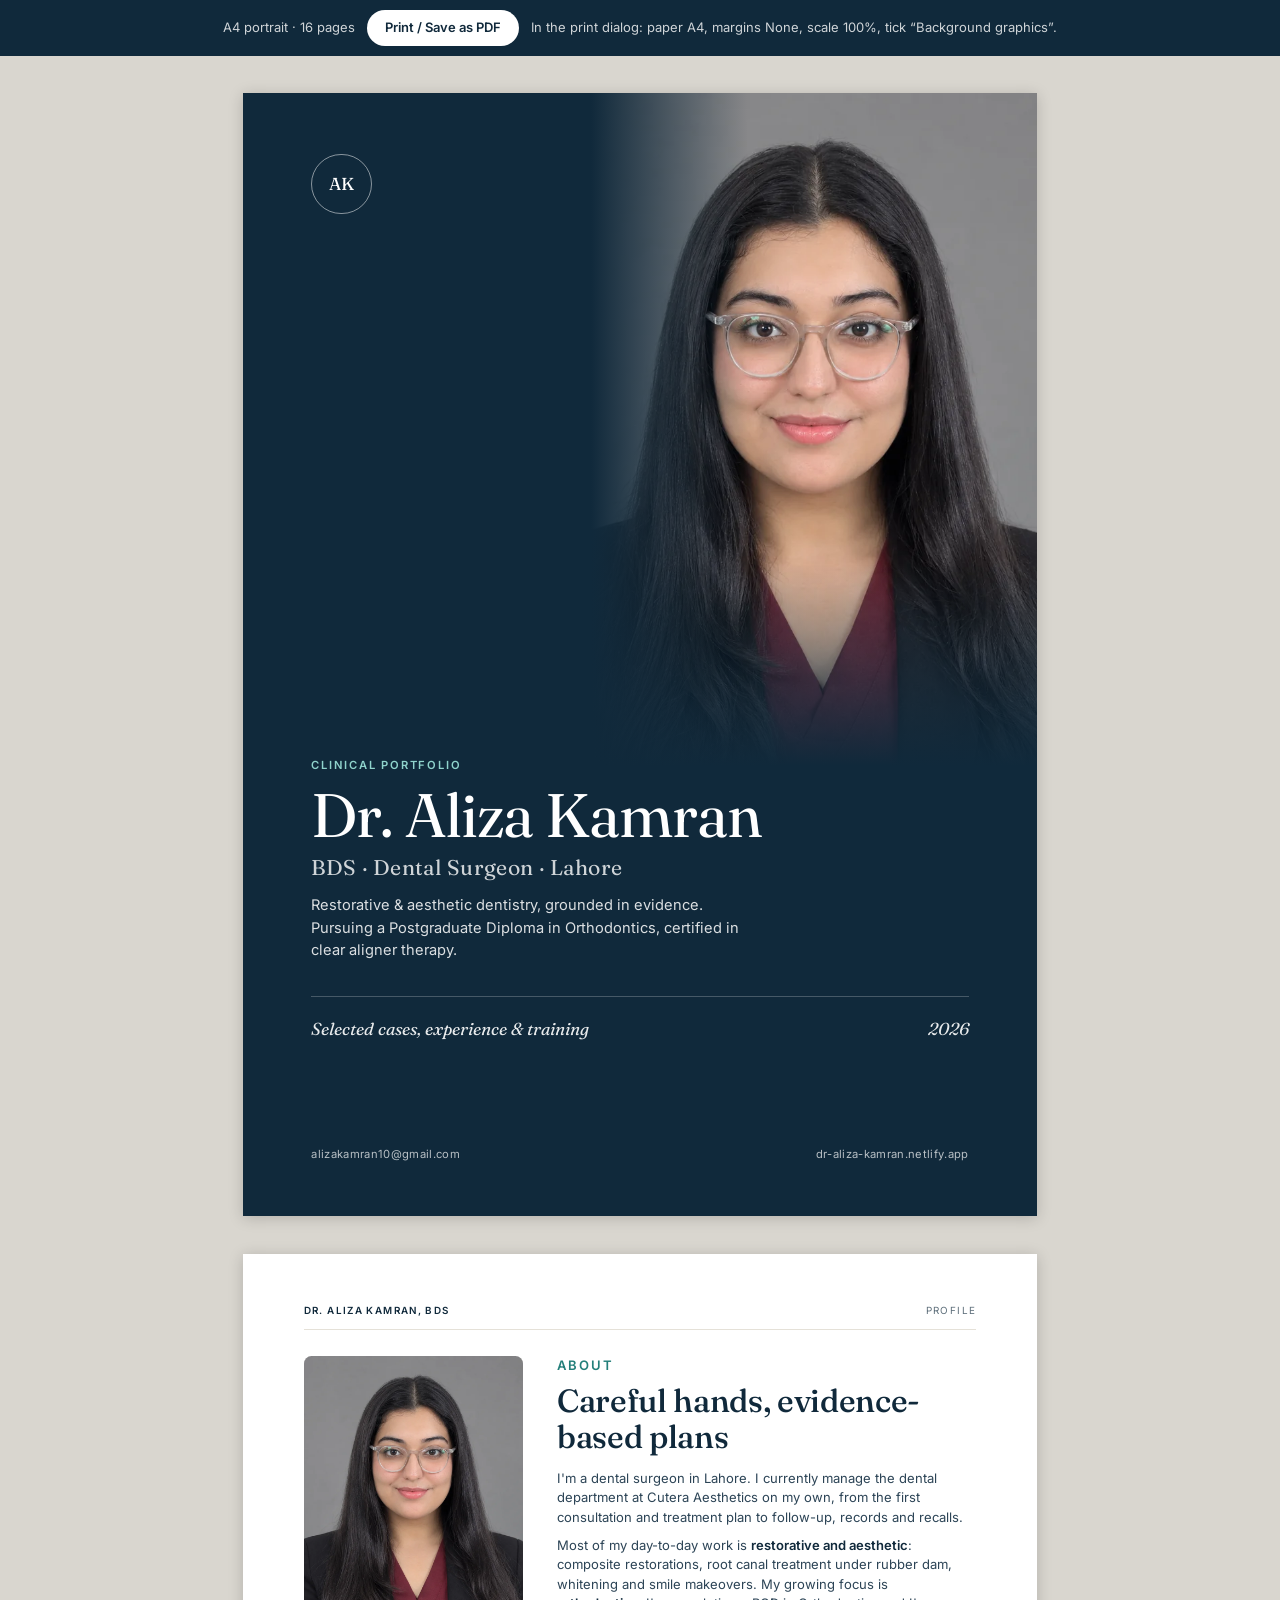
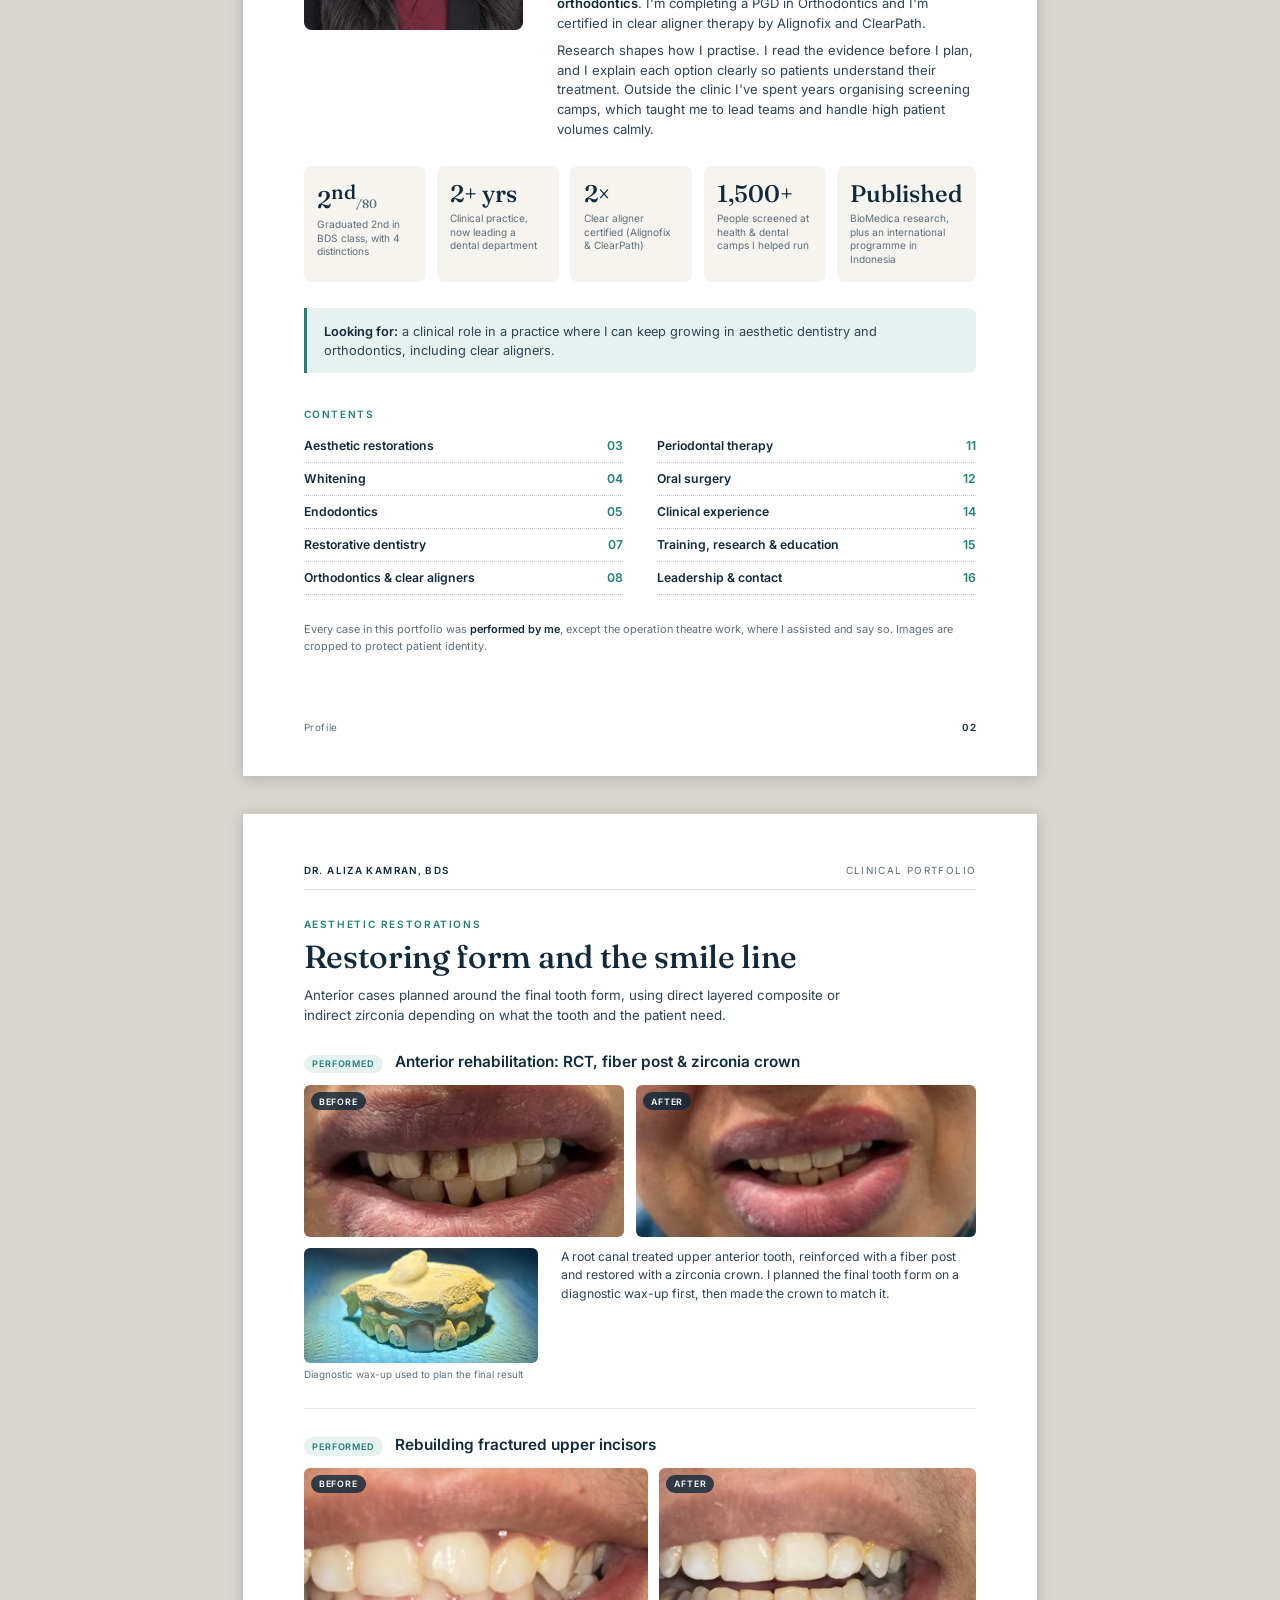
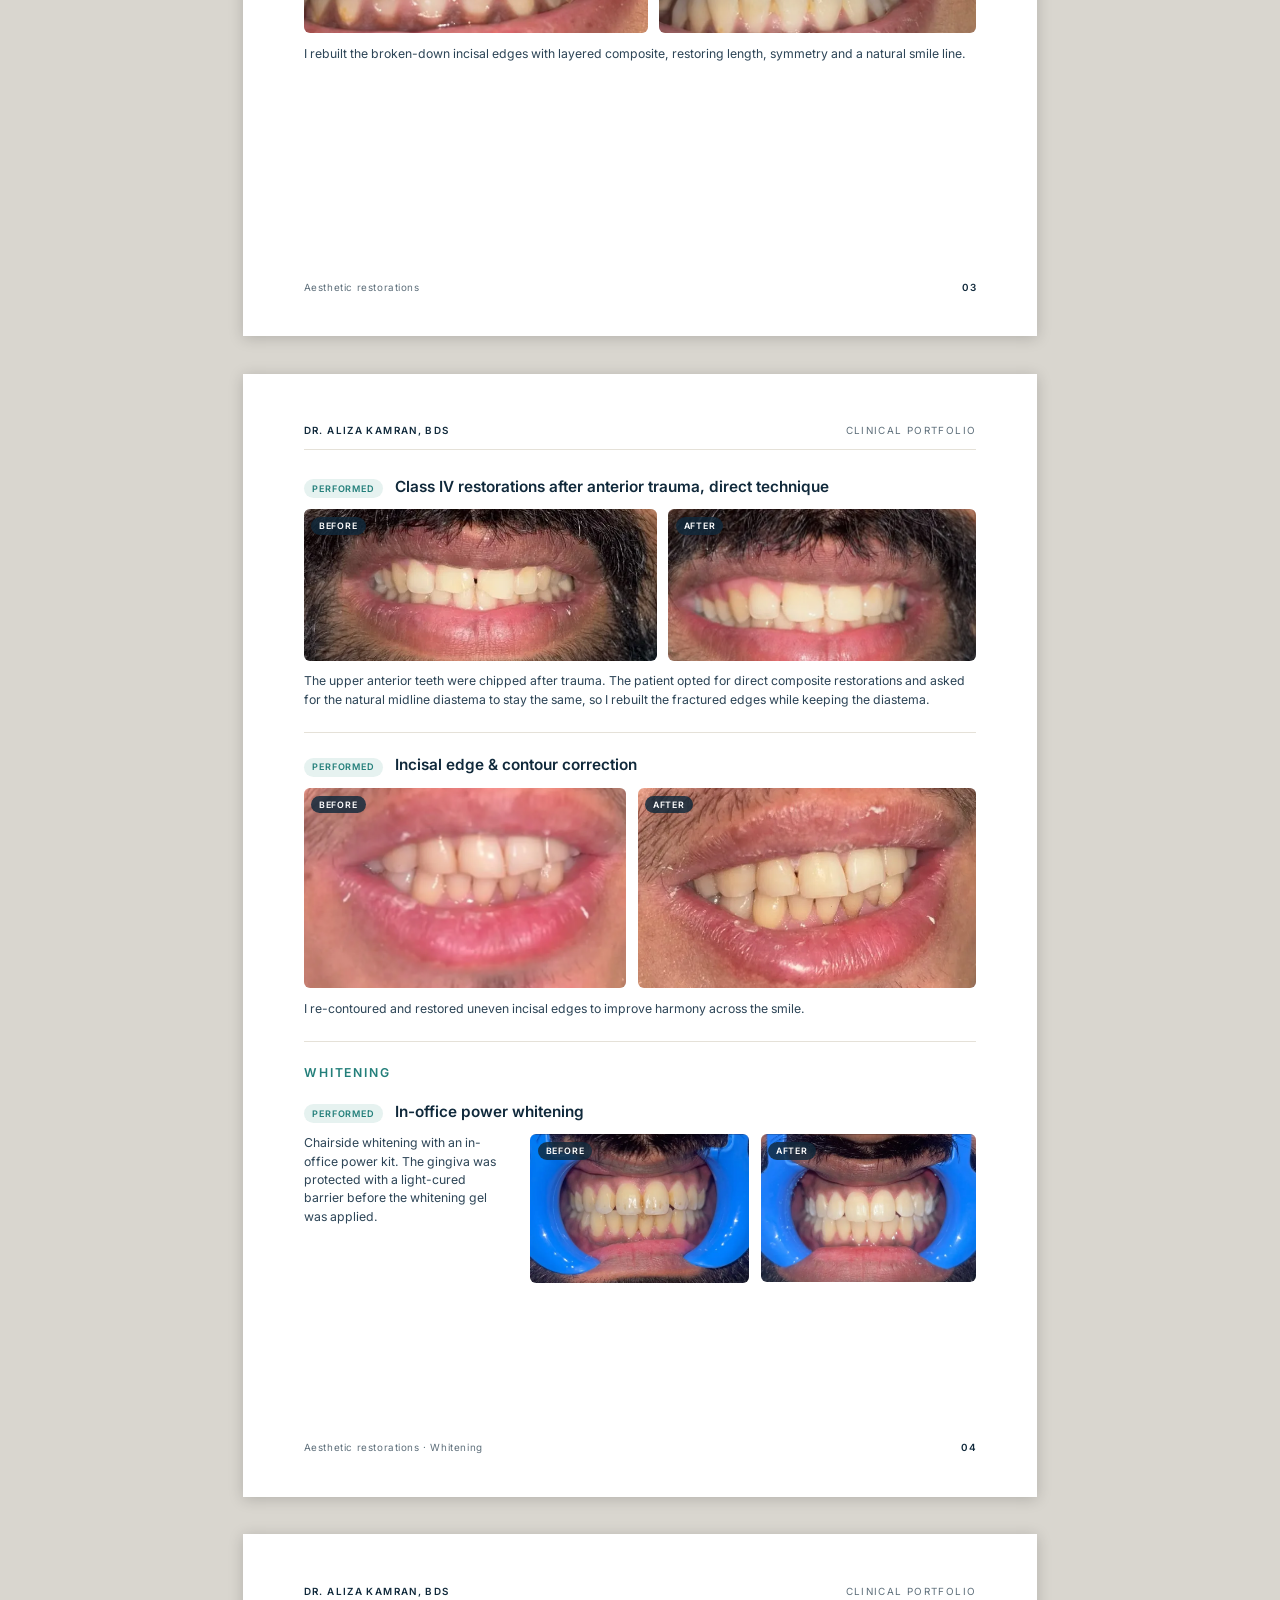
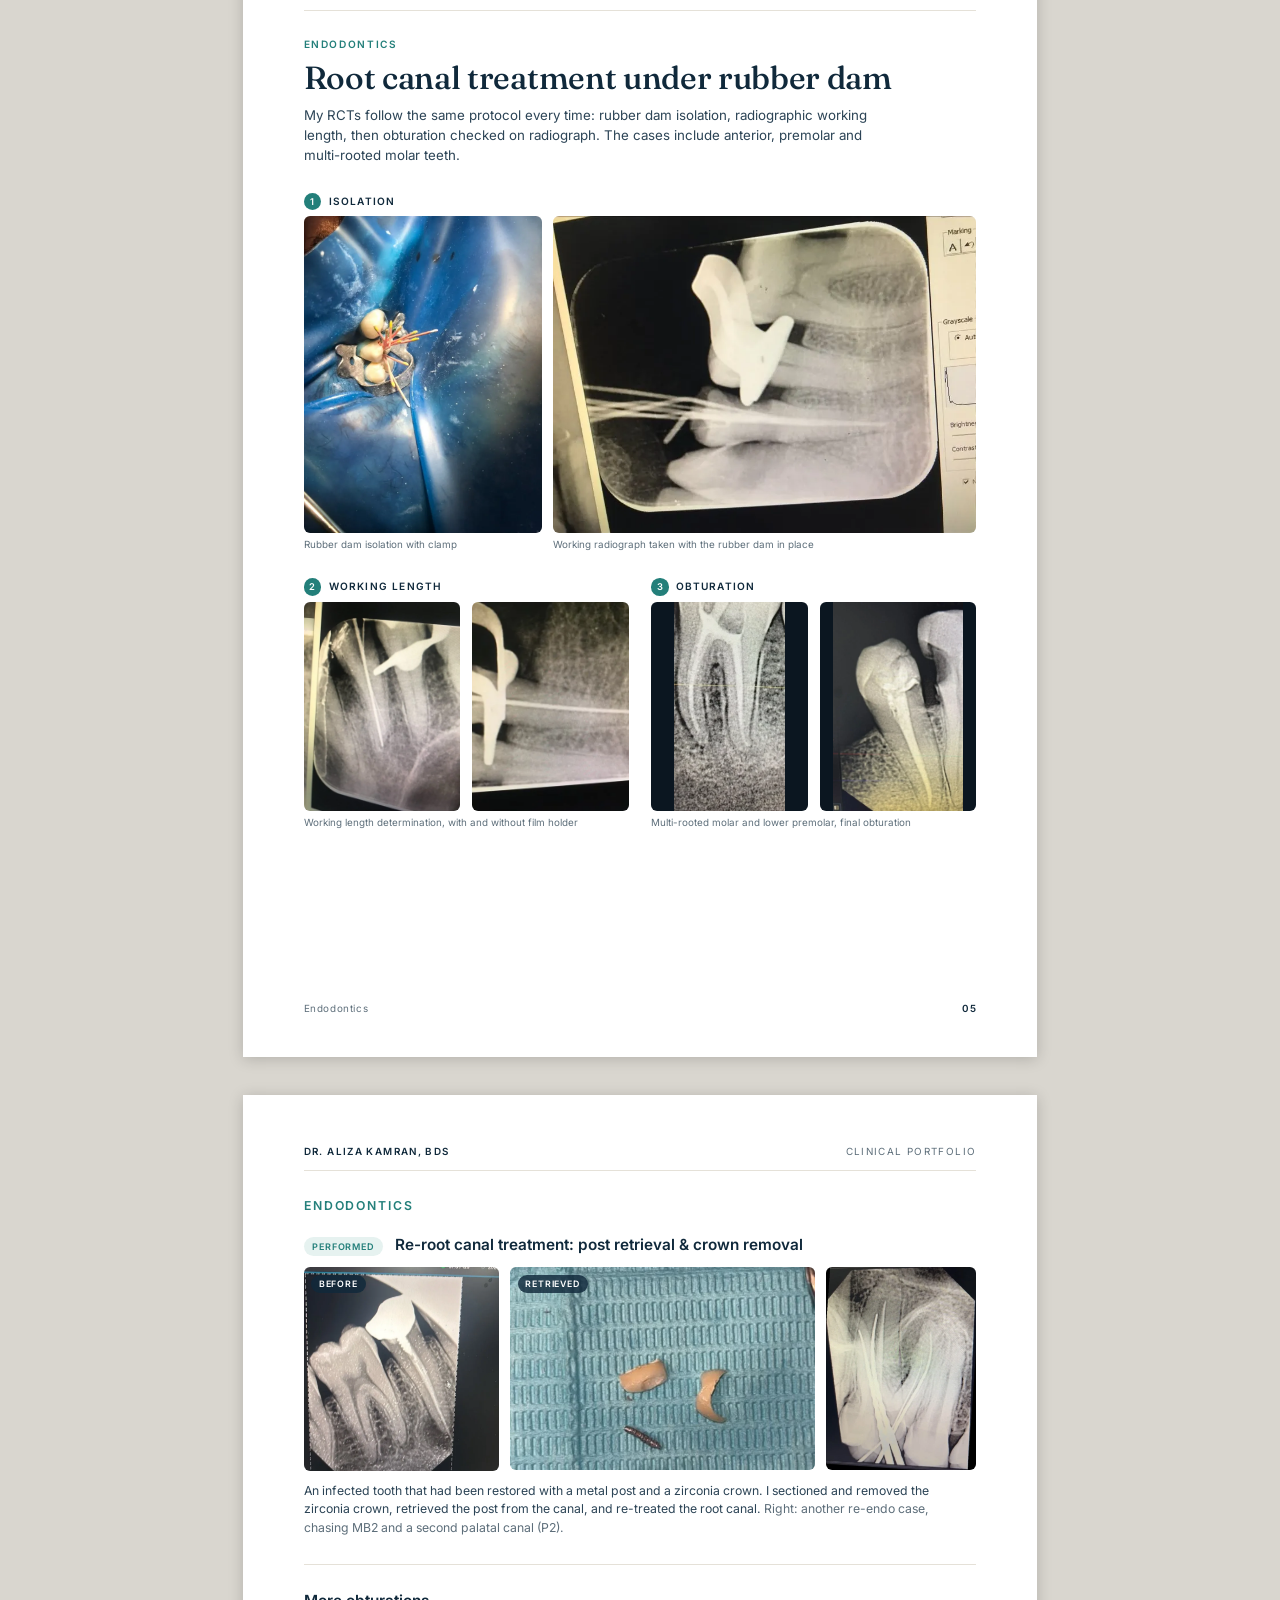
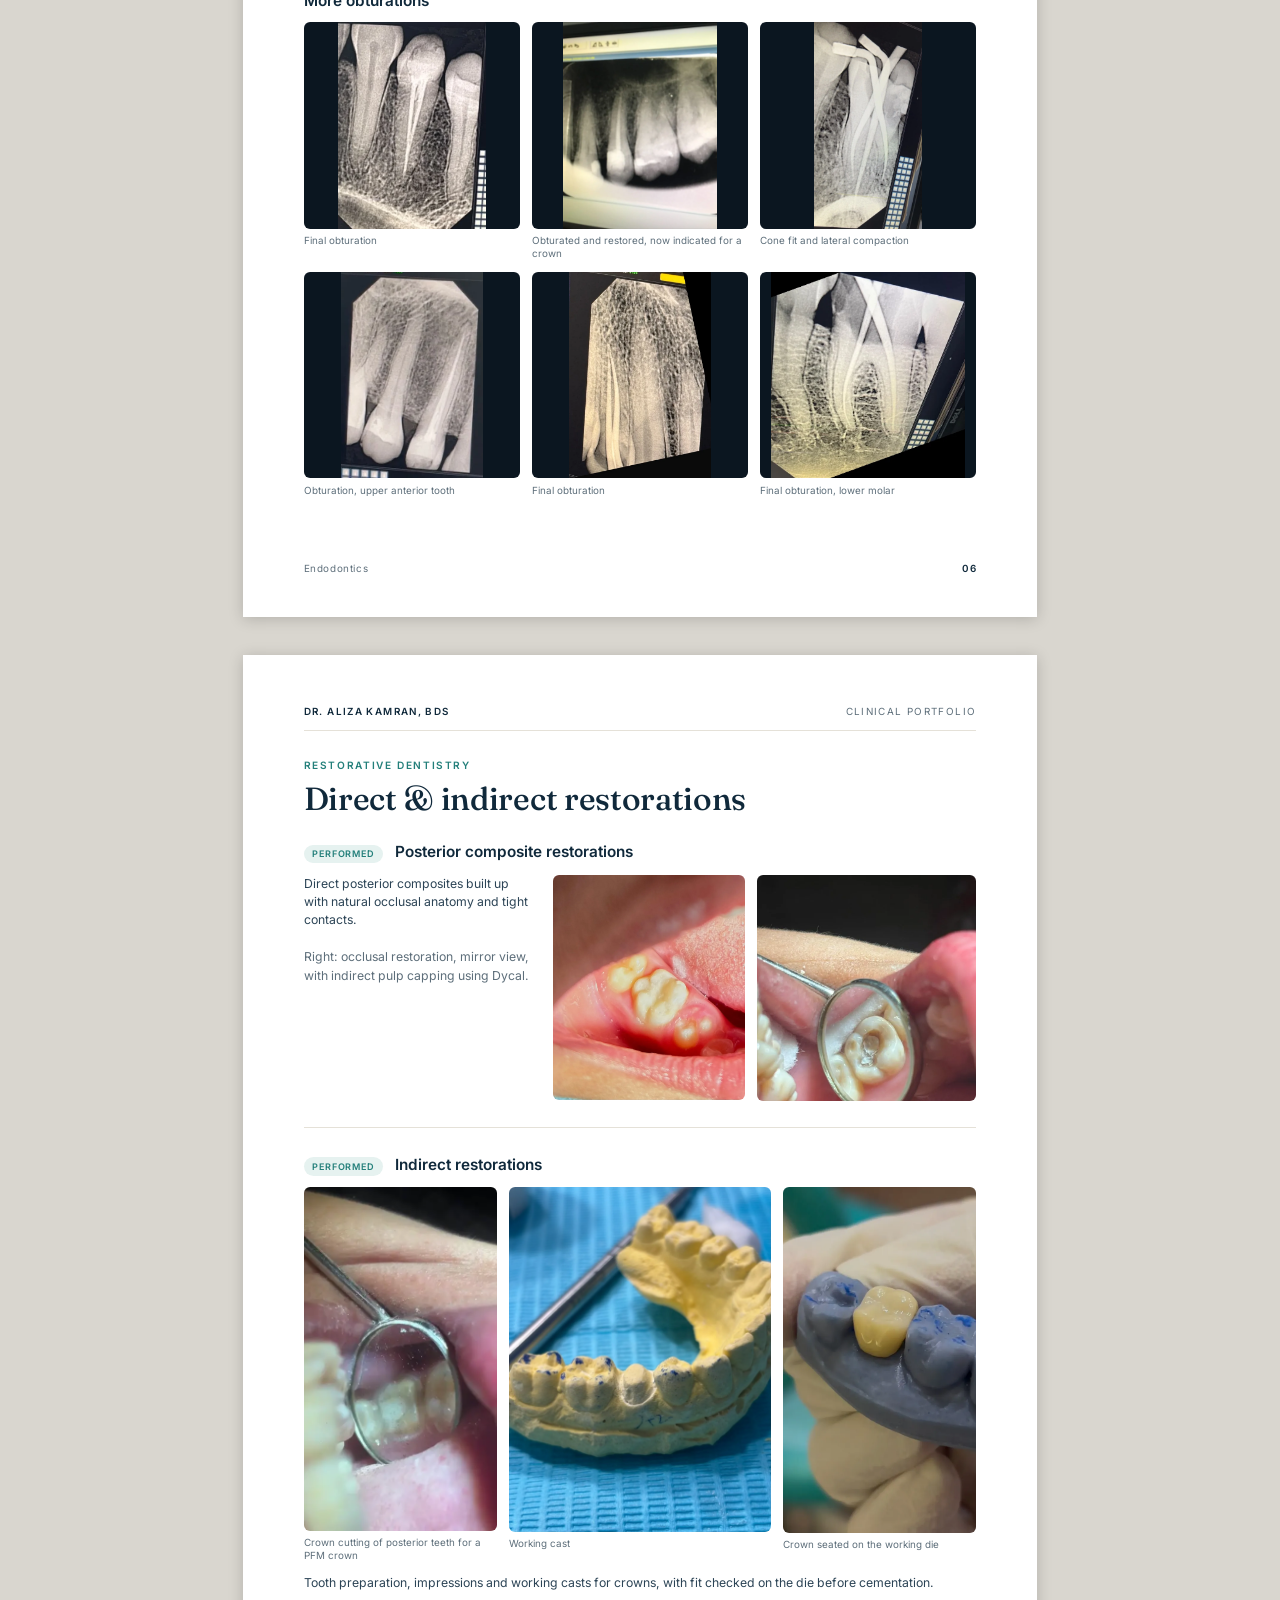
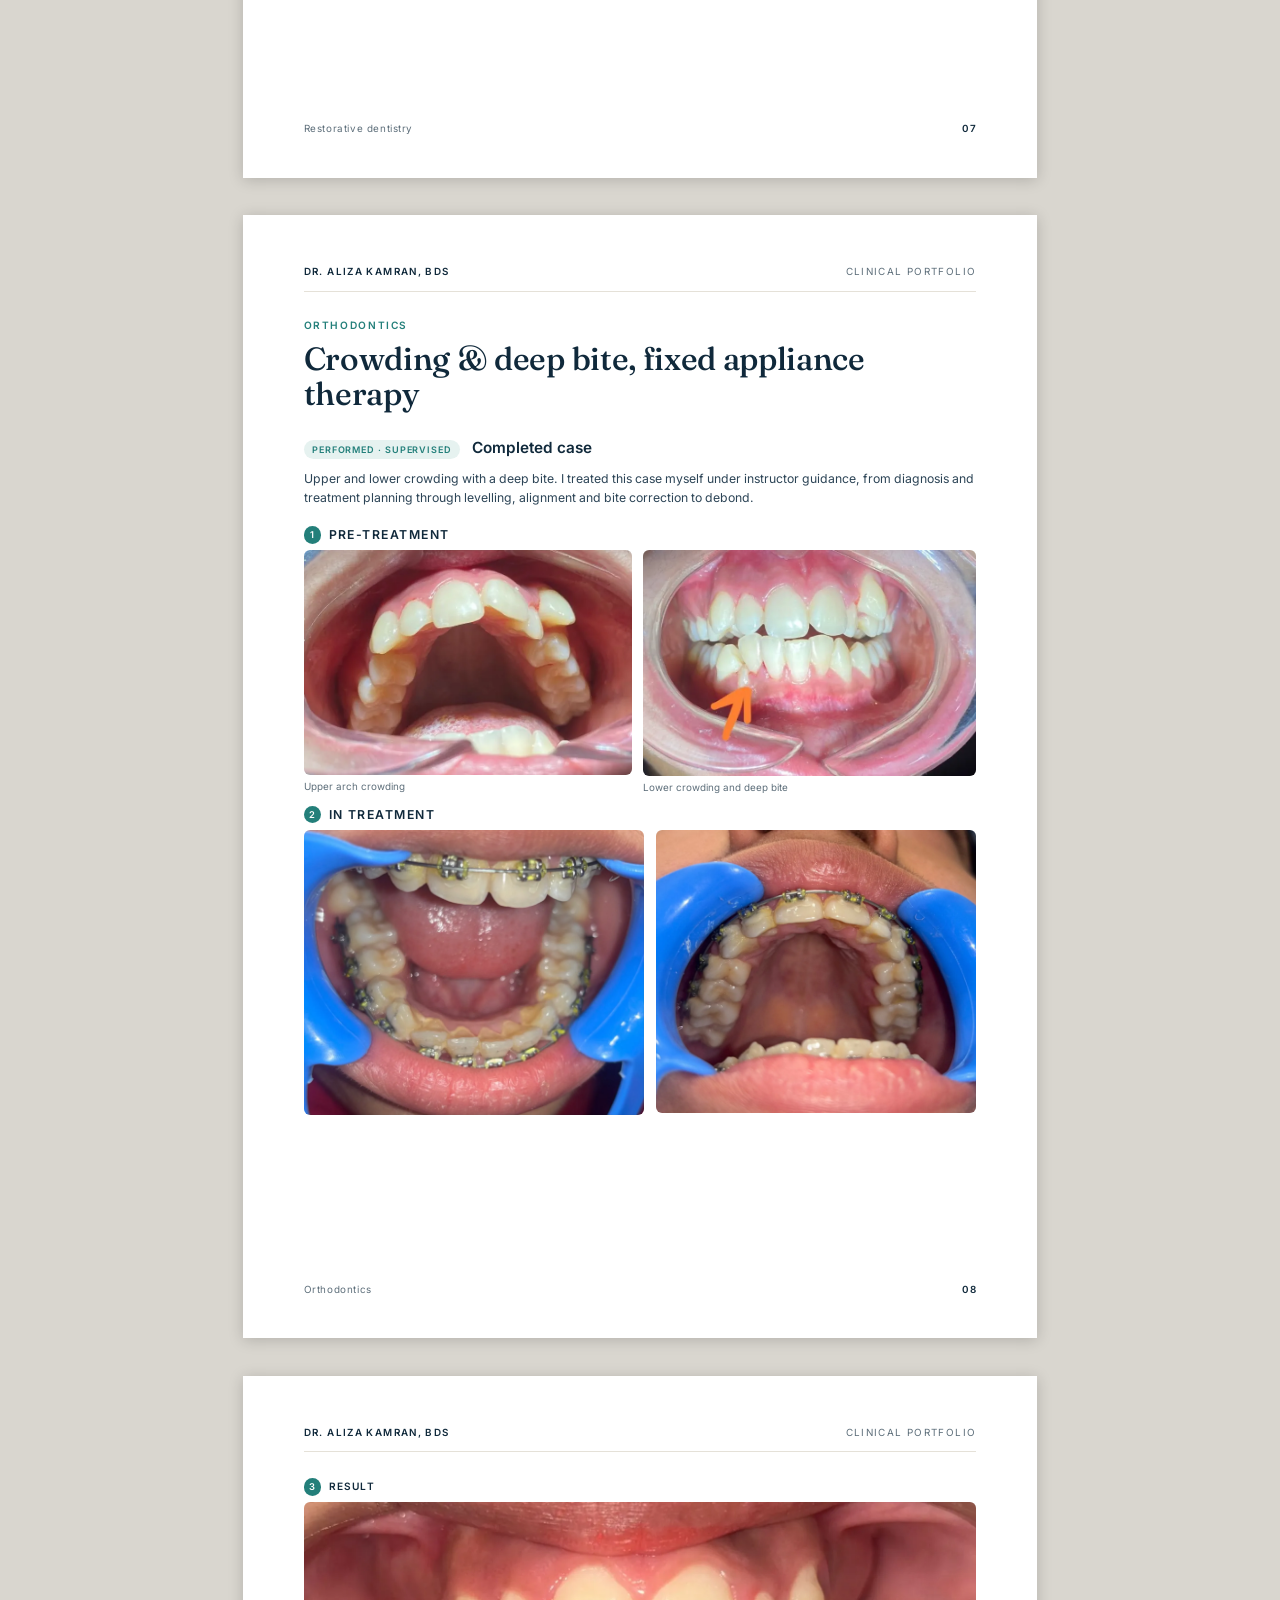
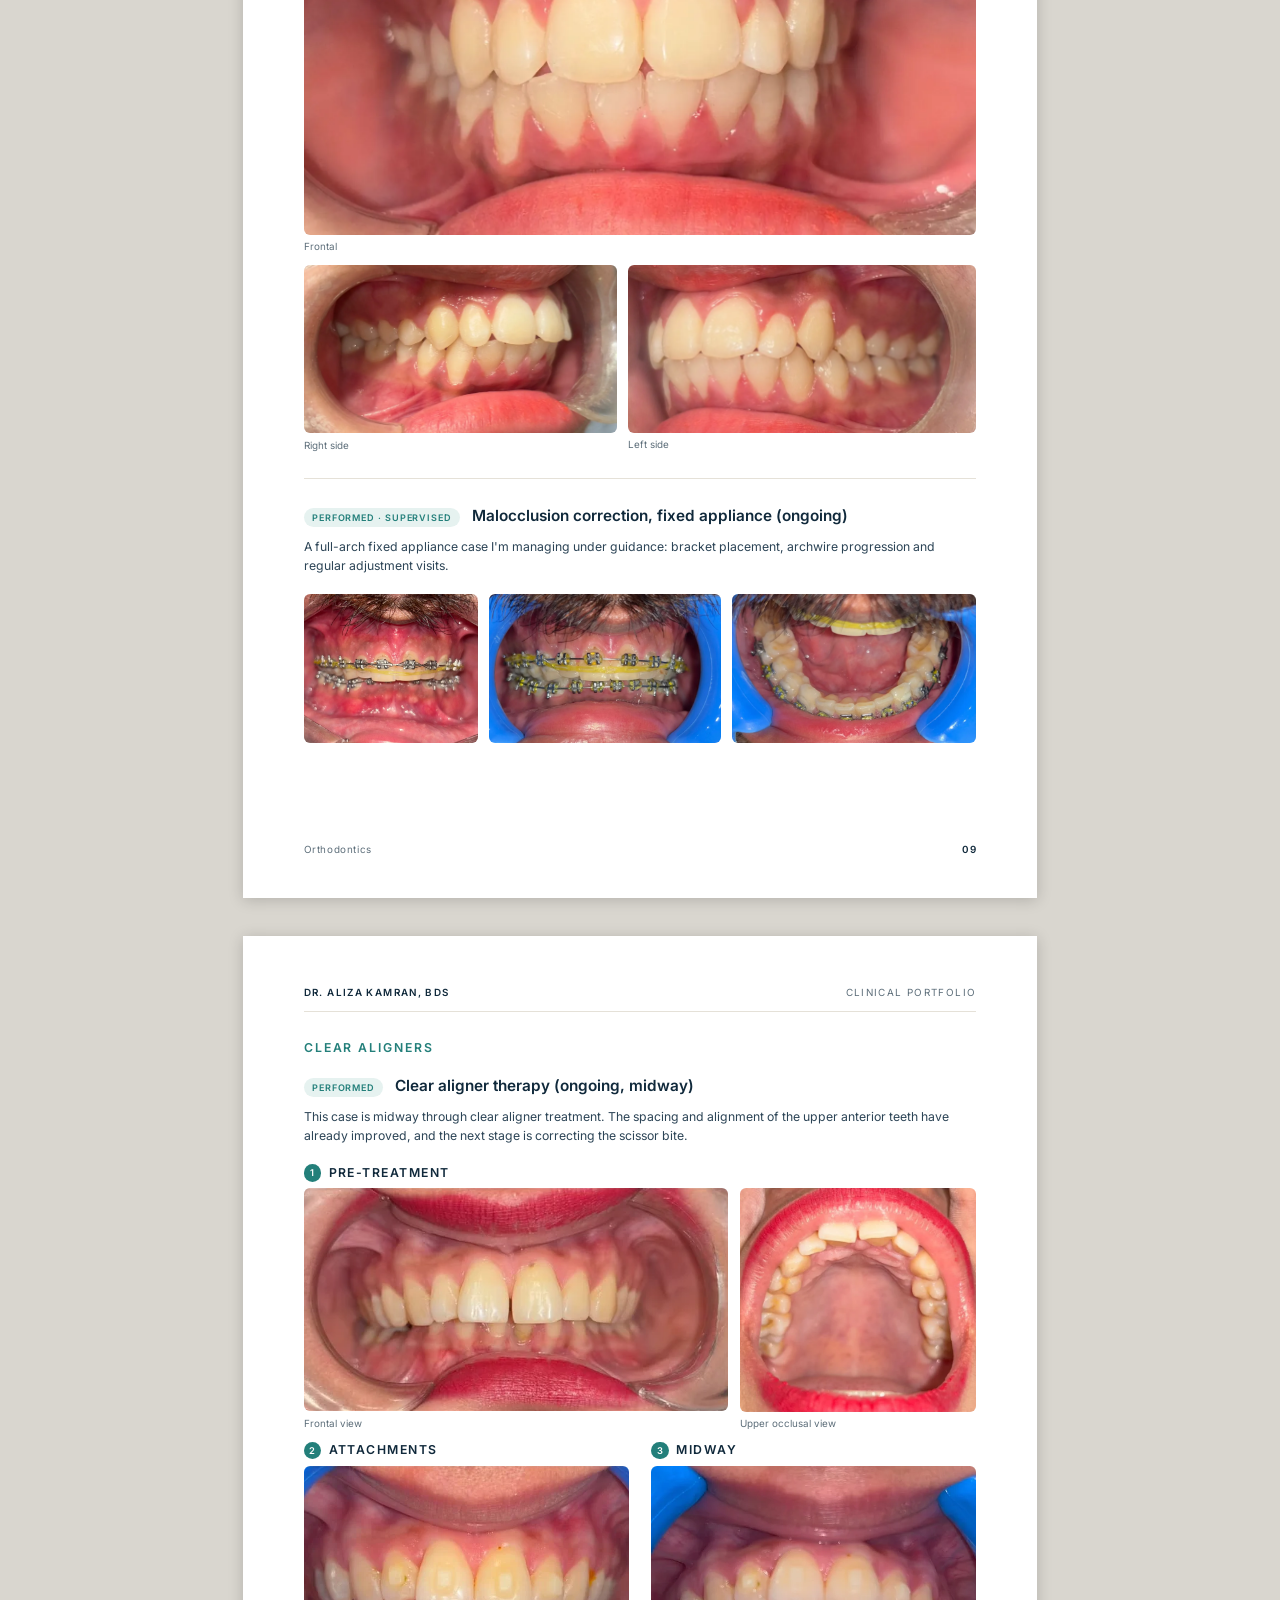
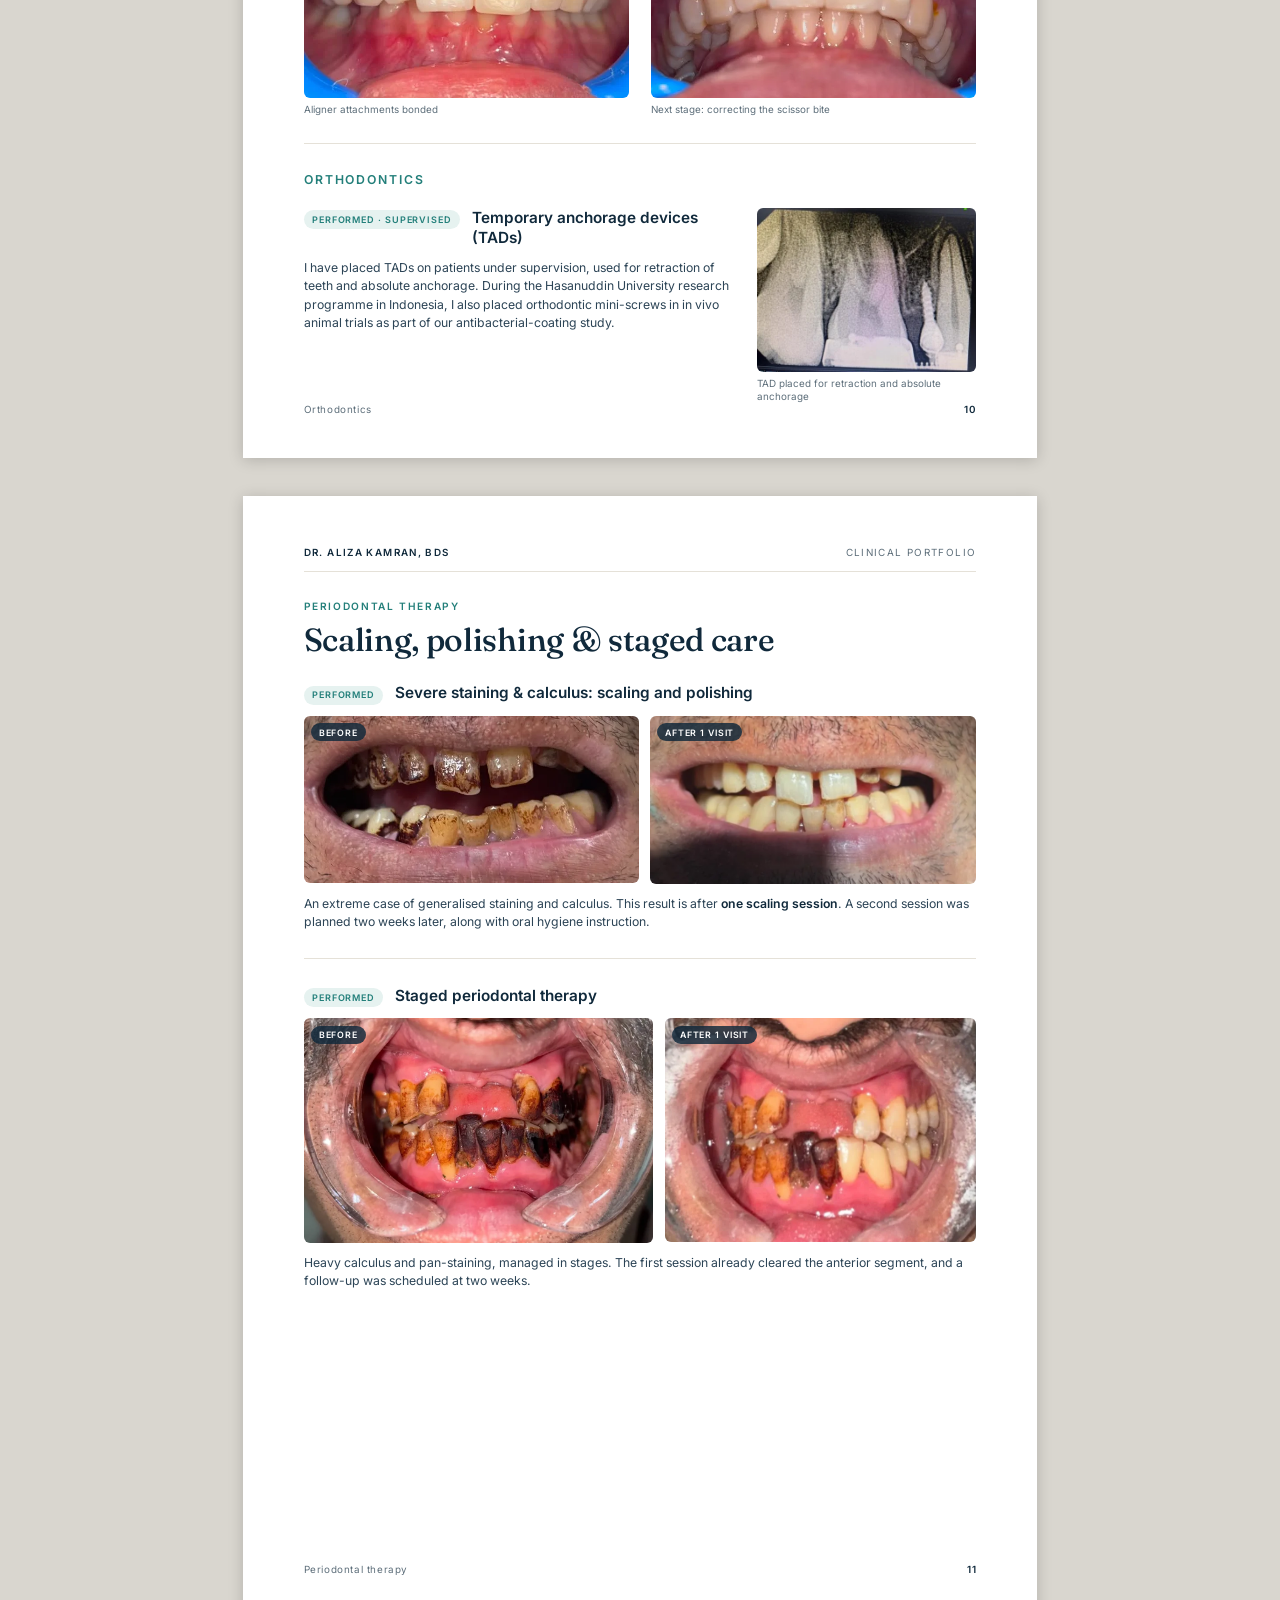
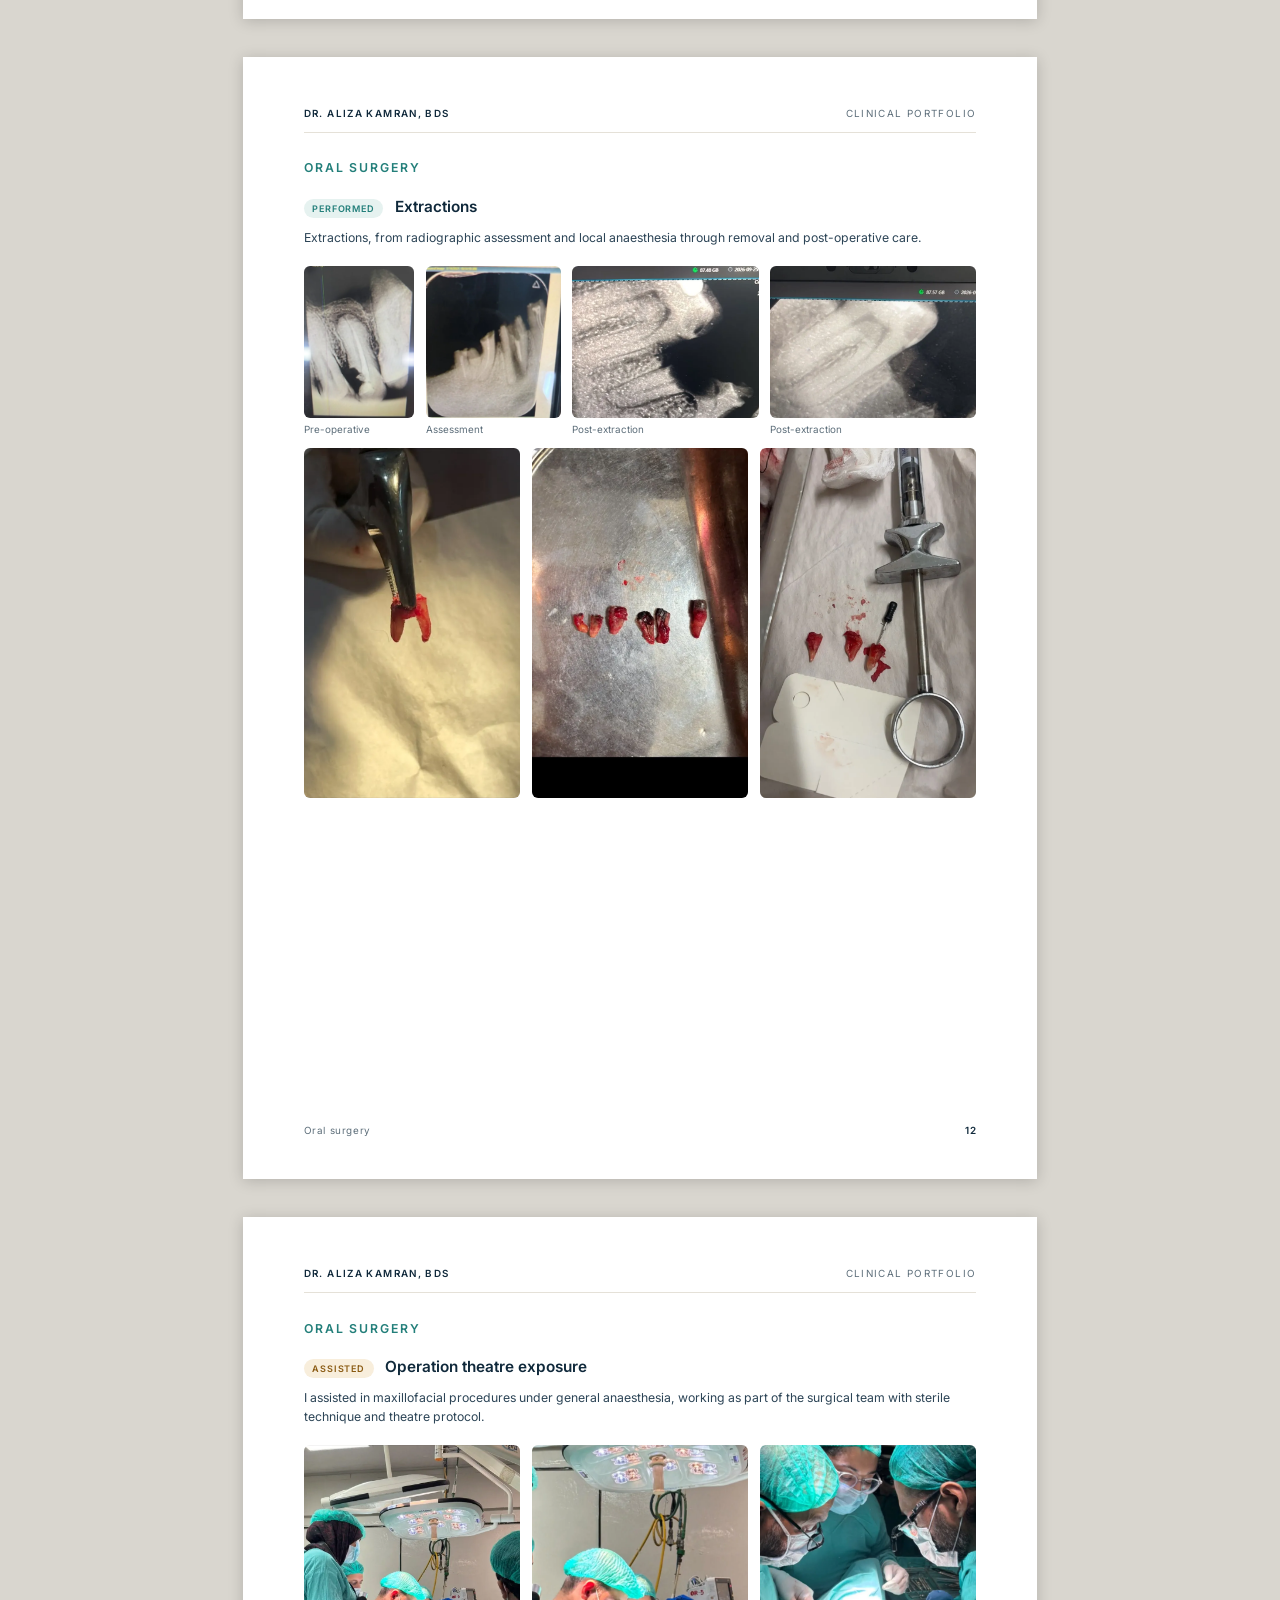
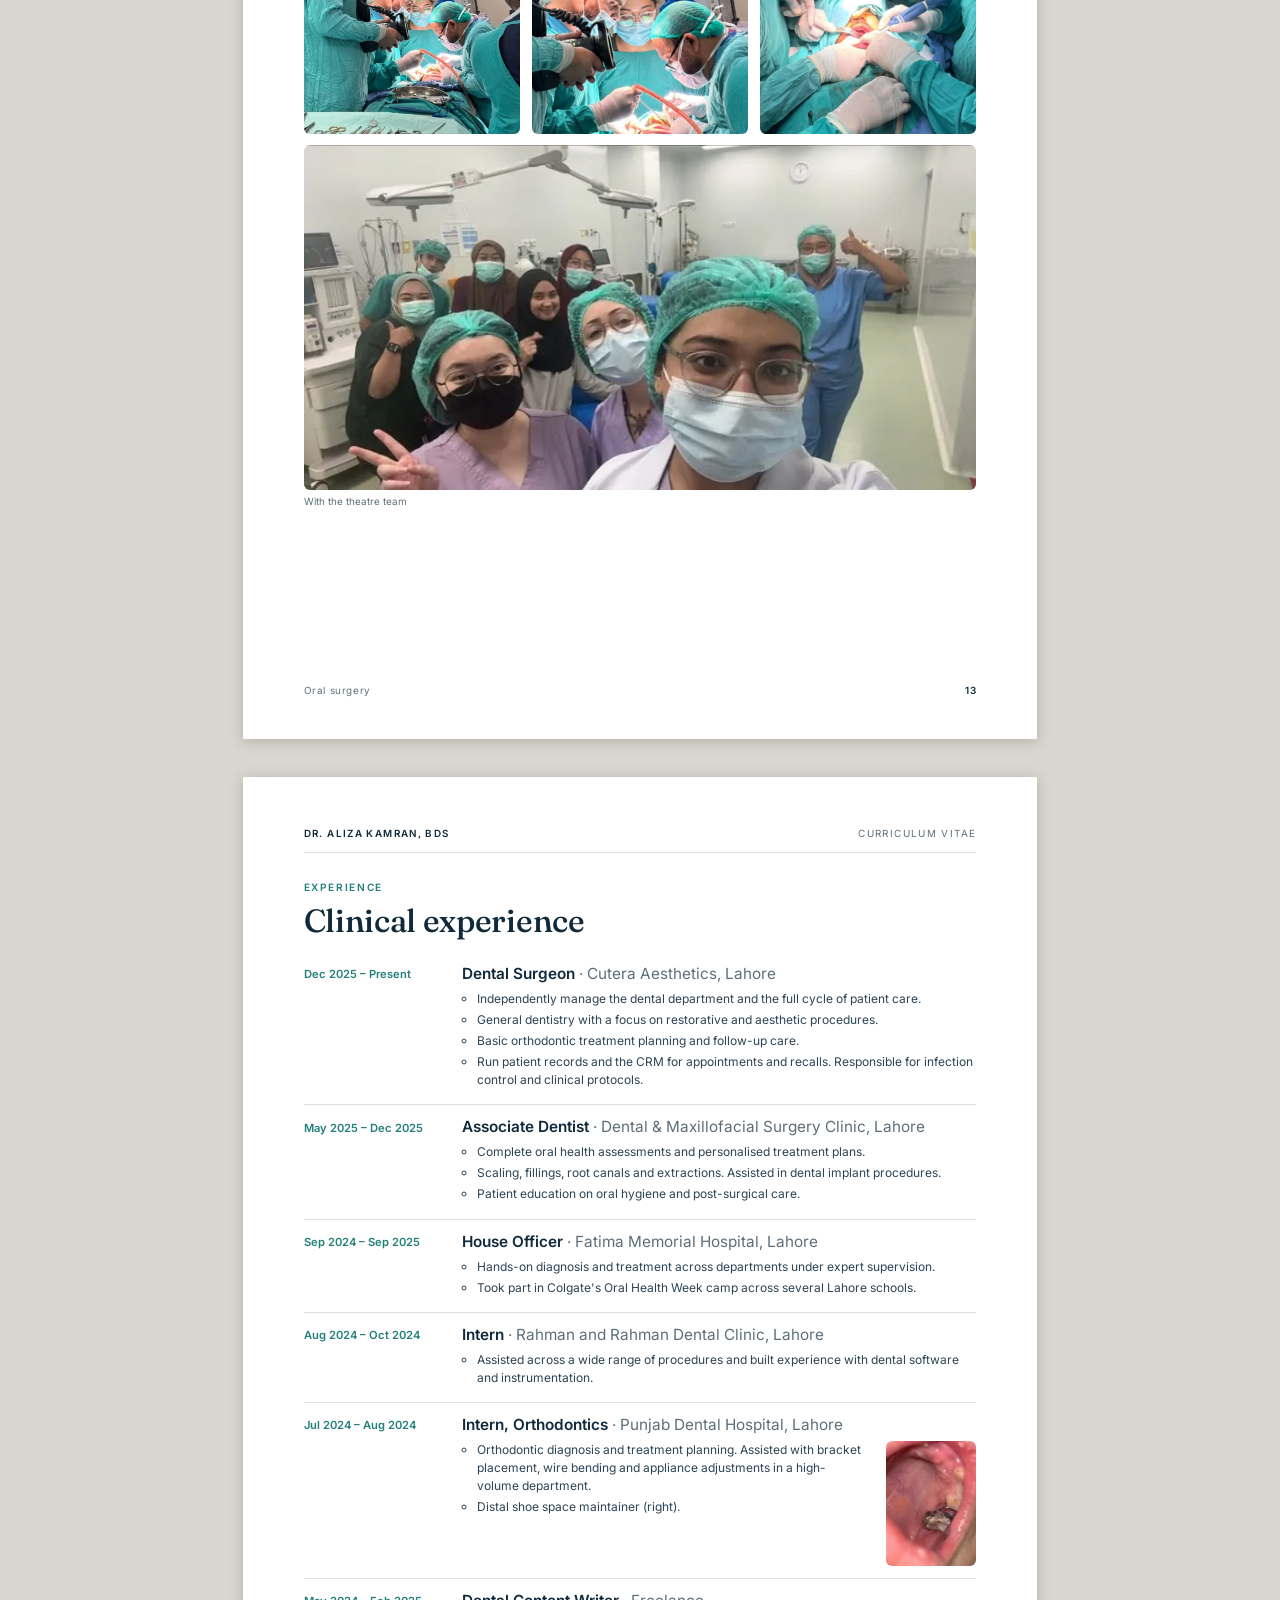
<file: booklet.html>
<!doctype html>
<html lang="en">
<head>
  <meta charset="utf-8">
  <meta name="viewport" content="width=device-width, initial-scale=1">
  <title>Dr. Aliza Kamran | Clinical Portfolio Booklet</title>
  <meta name="robots" content="noindex">
  <link rel="preconnect" href="https://fonts.googleapis.com">
  <link rel="preconnect" href="https://fonts.gstatic.com" crossorigin>
  <link href="https://fonts.googleapis.com/css2?family=Fraunces:opsz,wght@9..144,400;9..144,500;9..144,600&family=Inter:wght@400;500;600&display=swap" rel="stylesheet">
  <style>
    /* A4 portrait, 16 pages (a multiple of 4, so it can be saddle-stitched). */
    @page { size: A4; margin: 0; }

    :root {
      --ink: #10293b;
      --ink-2: #2c4456;
      --muted: #5d6e7a;
      --teal: #237f7a;
      --teal-soft: #e6f2f0;
      --paper: #ffffff;
      --cream: #f6f4ef;
      --line: #e5e1d8;
      --xray: #0b1620;
      --serif: "Fraunces", Georgia, "Times New Roman", serif;
      --sans: "Inter", "Segoe UI", Roboto, Arial, sans-serif;
      --gap: 3mm;
    }

    * { box-sizing: border-box; }
    html, body { margin: 0; padding: 0; }
    body {
      background: #d9d6cf;
      font-family: var(--sans);
      font-size: 9.4pt;
      line-height: 1.5;
      color: var(--ink-2);
      -webkit-print-color-adjust: exact;
      print-color-adjust: exact;
      counter-reset: folio;
    }
    img { display: block; width: 100%; height: auto; }
    h1, h2, h3 { color: var(--ink); margin: 0; }
    h2 { font-family: var(--serif); font-weight: 500; font-size: 24pt; line-height: 1.1; letter-spacing: -.01em; }
    h3 { font-size: 11.5pt; font-weight: 600; line-height: 1.3; }
    p { margin: 0 0 .6em; }
    p:last-child { margin-bottom: 0; }
    strong { color: var(--ink); font-weight: 600; }

    /* Screen toolbar (hidden when printing) */
    .toolbar {
      position: sticky; top: 0; z-index: 10;
      display: flex; gap: 12px; align-items: center; justify-content: center; flex-wrap: wrap;
      padding: 10px 16px; background: var(--ink); color: #fff; font-size: 13px;
    }
    .toolbar button {
      font: inherit; font-weight: 600; cursor: pointer;
      padding: 8px 18px; border-radius: 999px; border: 0; background: #fff; color: var(--ink);
    }
    .toolbar span { opacity: .8; }

    /* Page */
    .page {
      position: relative;
      width: 210mm; height: 297mm;
      margin: 10mm auto;
      background: var(--paper);
      box-shadow: 0 2px 14px rgba(0,0,0,.18);
      overflow: hidden;
      display: flex; flex-direction: column;
      padding: 13mm 16mm 11mm;
      page-break-after: always; break-after: page;
      counter-increment: folio;
    }
    .page:last-child { page-break-after: auto; break-after: auto; }
    .run {
      display: flex; justify-content: space-between; align-items: baseline;
      font-size: 7.4pt; letter-spacing: .14em; text-transform: uppercase; color: var(--muted);
      padding-bottom: 3mm; border-bottom: .3mm solid var(--line); margin-bottom: 7mm;
    }
    .run b { color: var(--ink); font-weight: 600; }
    .folio {
      margin-top: auto; padding-top: 4mm;
      display: flex; justify-content: space-between;
      font-size: 7.4pt; color: var(--muted); letter-spacing: .06em;
    }
    .folio::after { content: counter(folio, decimal-leading-zero); font-weight: 600; color: var(--ink); }
    .content { flex: 1; display: flex; flex-direction: column; gap: 7mm; min-height: 0; }

    .eyebrow {
      font-size: 7.6pt; font-weight: 600; letter-spacing: .16em; text-transform: uppercase;
      color: var(--teal); margin-bottom: 2mm;
    }
    .intro { max-width: 150mm; color: var(--ink-2); margin-top: 3mm; font-size: 10pt; }
    .muted { color: var(--muted); }

    /* Case block */
    .case { display: flex; flex-direction: column; gap: 3mm; }
    .case-head { display: flex; align-items: baseline; gap: 3mm; }
    .tag {
      flex: none; font-size: 6.8pt; font-weight: 600; letter-spacing: .1em; text-transform: uppercase;
      color: var(--teal); background: var(--teal-soft); padding: .7mm 2.2mm; border-radius: 99px;
    }
    .tag-assist { color: #8a5a12; background: #f8eedc; }
    .case p { font-size: 9.2pt; }
    .split { display: grid; grid-template-columns: 1fr 1fr; gap: 6mm; align-items: start; }
    .split-wide { display: grid; grid-template-columns: 62mm 1fr; gap: 6mm; align-items: start; }
    hr.rule { border: 0; border-top: .3mm solid var(--line); margin: 0; }

    /* Justified image rows: each figure grows by its aspect ratio (--r), so every image in a row is the same height */
    .row { display: flex; gap: var(--gap); }
    .row > figure { flex: var(--r) 1 0; min-width: 0; }
    figure { margin: 0; position: relative; }
    figure img { border-radius: 1.6mm; }
    .xr img { background: var(--xray); }
    .lbl {
      position: absolute; top: 2mm; left: 2mm;
      font-size: 6.6pt; font-weight: 600; letter-spacing: .1em; text-transform: uppercase;
      color: #fff; background: rgba(16,41,59,.82); padding: .6mm 2mm; border-radius: 99px;
    }
    figcaption.cap { font-size: 7.4pt; color: var(--muted); margin-top: 1.4mm; line-height: 1.35; }
    .stage { font-size: 7.6pt; font-weight: 600; letter-spacing: .12em; text-transform: uppercase; color: var(--ink); margin-bottom: 1.6mm; display: flex; align-items: center; gap: 2mm; }
    .stage i { font-style: normal; display: inline-grid; place-items: center; width: 4.6mm; height: 4.6mm; border-radius: 50%; background: var(--teal); color: #fff; font-size: 7pt; letter-spacing: 0; }

    /* Cover */
    .cover { padding: 0; background: var(--ink); color: #fff; }
    .cover-photo { position: absolute; top: 0; right: 0; width: 118mm; height: 178mm; }
    .cover-photo img { width: 100%; height: 100%; object-fit: cover; object-position: center 20%; border-radius: 0; }
    .cover-photo::after { content: ""; position: absolute; inset: 0; background: linear-gradient(90deg, var(--ink) 0%, rgba(16,41,59,0) 35%), linear-gradient(0deg, var(--ink) 0%, rgba(16,41,59,0) 30%); }
    .cover-mono { position: absolute; top: 16mm; left: 18mm; width: 16mm; height: 16mm; border: .4mm solid rgba(255,255,255,.5); border-radius: 50%; display: grid; place-items: center; font-family: var(--serif); font-size: 13pt; }
    .cover-text { position: absolute; left: 18mm; right: 18mm; bottom: 46mm; }
    .cover .eyebrow { color: #8fd3cc; font-size: 8.4pt; }
    .cover h1 { color: #fff; font-family: var(--serif); font-weight: 400; font-size: 46pt; line-height: 1; letter-spacing: -.015em; margin: 3mm 0 4mm; }
    .cover h1 span { display: block; font-size: 16pt; letter-spacing: .02em; margin-top: 3mm; opacity: .8; }
    .cover .tagline { font-size: 11pt; max-width: 120mm; color: rgba(255,255,255,.85); line-height: 1.55; }
    .cover-title { font-family: var(--serif); font-size: 13pt; font-style: italic; color: #fff; opacity: .9; margin-top: 9mm; padding-top: 5mm; border-top: .3mm solid rgba(255,255,255,.25); display: flex; justify-content: space-between; }
    .cover-foot { position: absolute; left: 18mm; right: 18mm; bottom: 14mm; display: flex; justify-content: space-between; font-size: 8.4pt; color: rgba(255,255,255,.7); letter-spacing: .03em; }

    /* Profile */
    .about { display: grid; grid-template-columns: 58mm 1fr; gap: 9mm; }
    .about-photo img { border-radius: 2mm; aspect-ratio: 4/5; object-fit: cover; }
    .about-text p { font-size: 9.8pt; }
    .stats { display: grid; grid-template-columns: repeat(5, 1fr); gap: 3mm; }
    .stat { background: var(--cream); border-radius: 2mm; padding: 4mm 3.5mm; }
    .stat b { display: block; font-family: var(--serif); font-weight: 500; font-size: 18pt; color: var(--ink); line-height: 1.05; margin-bottom: 1.6mm; }
    .stat b small { font-size: 9pt; color: var(--muted); }
    .stat span { font-size: 7.6pt; color: var(--muted); line-height: 1.35; display: block; }
    .looking { background: var(--teal-soft); border-left: 1mm solid var(--teal); padding: 3.5mm 4.5mm; border-radius: 0 2mm 2mm 0; font-size: 9.6pt; }
    .toc { columns: 2; column-gap: 9mm; list-style: none; margin: 0; padding: 0; }
    .toc li { display: flex; justify-content: space-between; gap: 3mm; padding: 1.8mm 0; border-bottom: .25mm dotted #c9c3b6; break-inside: avoid; font-size: 9.2pt; }
    .toc li b { font-weight: 600; color: var(--ink); }
    .toc li span { color: var(--teal); font-weight: 600; }

    /* CV pages */
    .timeline { list-style: none; margin: 0; padding: 0; }
    .timeline > li { display: grid; grid-template-columns: 36mm 1fr; gap: 6mm; padding: 3.2mm 0; border-bottom: .3mm solid var(--line); }
    .timeline > li:first-child { padding-top: 0; }
    .tl-date { font-size: 8.4pt; font-weight: 600; color: var(--teal); padding-top: .6mm; }
    .timeline h3 span { font-weight: 400; color: var(--muted); }
    .timeline ul { margin: 1.6mm 0 0; padding-left: 4mm; }
    .timeline ul li { margin-bottom: .8mm; font-size: 9pt; }
    .cards { display: grid; grid-template-columns: 1fr 1fr; gap: 4mm; }
    .card { border: .3mm solid var(--line); border-radius: 2.4mm; padding: 4.5mm 5mm; background: #fff; }
    .card-feature { grid-column: 1 / -1; background: var(--ink); border-color: var(--ink); color: rgba(255,255,255,.85); }
    .card-feature h3 { color: #fff; }
    .card-feature .muted { color: rgba(255,255,255,.65); }
    .card h3 { margin: 2mm 0 1mm; }
    .card p { font-size: 8.9pt; }
    .pill { display: inline-block; font-size: 6.8pt; font-weight: 600; letter-spacing: .08em; text-transform: uppercase; color: var(--teal); background: var(--teal-soft); padding: .7mm 2.2mm; border-radius: 99px; }
    .pill-live { color: #fff; background: var(--teal); }
    .tags { list-style: none; margin: 0; padding: 0; display: flex; flex-wrap: wrap; gap: 2mm; }
    .tags li { font-size: 8.4pt; padding: 1.2mm 3mm; border: .3mm solid var(--line); border-radius: 99px; background: var(--cream); }
    .honours { margin: 2mm 0 0; padding-left: 4mm; font-size: 9pt; }
    .honours li { margin-bottom: .8mm; }
    .honours b { color: var(--ink); }
    .impact { display: grid; grid-template-columns: repeat(3, 1fr); gap: 4mm; }
    .impact div { background: var(--cream); border-radius: 2.4mm; padding: 4.5mm; }
    .impact b { display: block; font-family: var(--serif); font-size: 22pt; font-weight: 500; color: var(--teal); line-height: 1; margin-bottom: 2mm; }
    .impact span { font-size: 8.2pt; color: var(--muted); line-height: 1.4; display: block; }
    .roles { display: grid; grid-template-columns: 1fr 1fr; gap: 4mm 8mm; }
    .role h3 { font-size: 10pt; }
    .role h3 span { font-weight: 400; color: var(--muted); }
    .role-date { font-size: 7.6pt; font-weight: 600; letter-spacing: .06em; color: var(--teal); text-transform: uppercase; margin-bottom: .8mm; }
    .role p { font-size: 8.6pt; margin-top: 1mm; }
    .contact-band { margin: auto -16mm -11mm; padding: 10mm 16mm 11mm; background: var(--ink); color: rgba(255,255,255,.85); display: grid; grid-template-columns: 1fr auto; gap: 8mm; align-items: end; }
    .contact-band h2 { color: #fff; font-size: 22pt; margin-bottom: 2mm; }
    .contact-band .eyebrow { color: #8fd3cc; }
    .contact-list { list-style: none; margin: 0; padding: 0; font-size: 9.4pt; text-align: right; line-height: 1.8; }
    .contact-list b { color: #fff; font-weight: 600; }
    .qr { display: flex; gap: 4mm; align-items: center; margin-top: 5mm; font-size: 8.4pt; color: rgba(255,255,255,.75); }
    .qr-code { flex: none; width: 24mm; height: 24mm; background: #fff; padding: 2mm; border-radius: 1.6mm; }
    .qr-code svg { display: block; width: 100%; height: 100%; }
    .last .folio { display: none; }

    @media screen and (max-width: 840px) {
      .page { margin: 6mm auto; transform-origin: top left; }
    }
    @media print {
      body { background: none; }
      .toolbar { display: none; }
      .page { margin: 0; box-shadow: none; }
    }
  </style>
</head>
<body>

<div class="toolbar">
  <span>A4 portrait · 16 pages</span>
  <button type="button" onclick="window.print()">Print / Save as PDF</button>
  <span>In the print dialog: paper A4, margins None, scale 100%, tick “Background graphics”.</span>
</div>

<!-- 1 · COVER -->
<section class="page cover">
  <div class="cover-photo"><img src="assets/img/headshot.webp" alt="Dr. Aliza Kamran"></div>
  <div class="cover-mono">AK</div>
  <div class="cover-text">
    <p class="eyebrow">Clinical Portfolio</p>
    <h1>Dr. Aliza Kamran<span>BDS · Dental Surgeon · Lahore</span></h1>
    <p class="tagline">Restorative &amp; aesthetic dentistry, grounded in evidence. Pursuing a Postgraduate Diploma in Orthodontics, certified in clear aligner therapy.</p>
    <div class="cover-title"><span>Selected cases, experience &amp; training</span><span>2026</span></div>
  </div>
  <div class="cover-foot">
    <span>alizakamran10@gmail.com</span>
    <span>dr-aliza-kamran.netlify.app</span>
  </div>
</section>

<!-- 2 · PROFILE -->
<section class="page">
  <header class="run"><b>Dr. Aliza Kamran, BDS</b><span>Profile</span></header>
  <div class="content">
    <div class="about">
      <div class="about-photo"><img src="assets/img/headshot.webp" alt="Portrait of Dr. Aliza Kamran"></div>
      <div class="about-text">
        <p class="eyebrow">About</p>
        <h2 style="margin-bottom:4mm">Careful hands, evidence-based plans</h2>
        <p>I'm a dental surgeon in Lahore. I currently manage the dental department at Cutera Aesthetics on my own, from the first consultation and treatment plan to follow-up, records and recalls.</p>
        <p>Most of my day-to-day work is <strong>restorative and aesthetic</strong>: composite restorations, root canal treatment under rubber dam, whitening and smile makeovers. My growing focus is <strong>orthodontics</strong>. I'm completing a PGD in Orthodontics and I'm certified in clear aligner therapy by Alignofix and ClearPath.</p>
        <p>Research shapes how I practise. I read the evidence before I plan, and I explain each option clearly so patients understand their treatment. Outside the clinic I've spent years organising screening camps, which taught me to lead teams and handle high patient volumes calmly.</p>
      </div>
    </div>

    <div class="stats">
      <div class="stat"><b>2<sup>nd</sup><small>/80</small></b><span>Graduated 2nd in BDS class, with 4 distinctions</span></div>
      <div class="stat"><b>2+ yrs</b><span>Clinical practice, now leading a dental department</span></div>
      <div class="stat"><b>2×</b><span>Clear aligner certified (Alignofix &amp; ClearPath)</span></div>
      <div class="stat"><b>1,500+</b><span>People screened at health &amp; dental camps I helped run</span></div>
      <div class="stat"><b>Published</b><span>BioMedica research, plus an international programme in Indonesia</span></div>
    </div>

    <p class="looking"><strong>Looking for:</strong> a clinical role in a practice where I can keep growing in aesthetic dentistry and orthodontics, including clear aligners.</p>

    <div>
      <p class="eyebrow">Contents</p>
      <ol class="toc">
        <li><b>Aesthetic restorations</b><span>03</span></li>
        <li><b>Whitening</b><span>04</span></li>
        <li><b>Endodontics</b><span>05</span></li>
        <li><b>Restorative dentistry</b><span>07</span></li>
        <li><b>Orthodontics &amp; clear aligners</b><span>08</span></li>
        <li><b>Periodontal therapy</b><span>11</span></li>
        <li><b>Oral surgery</b><span>12</span></li>
        <li><b>Clinical experience</b><span>14</span></li>
        <li><b>Training, research &amp; education</b><span>15</span></li>
        <li><b>Leadership &amp; contact</b><span>16</span></li>
      </ol>
    </div>
    <p class="muted" style="font-size:8.2pt">Every case in this portfolio was <strong>performed by me</strong>, except the operation theatre work, where I assisted and say so. Images are cropped to protect patient identity.</p>
  </div>
  <footer class="folio"><span>Profile</span></footer>
</section>

<!-- 3 · AESTHETIC I -->
<section class="page">
  <header class="run"><b>Dr. Aliza Kamran, BDS</b><span>Clinical portfolio</span></header>
  <div class="content">
    <div>
      <p class="eyebrow">Aesthetic restorations</p>
      <h2>Restoring form and the smile line</h2>
      <p class="intro">Anterior cases planned around the final tooth form, using direct layered composite or indirect zirconia depending on what the tooth and the patient need.</p>
    </div>

    <article class="case">
      <div class="case-head"><span class="tag">Performed</span><h3>Anterior rehabilitation: RCT, fiber post &amp; zirconia crown</h3></div>
      <div class="row">
        <figure style="--r:2.11"><img src="assets/img/ant-a-before.webp" alt="Before"><span class="lbl">Before</span></figure>
        <figure style="--r:2.24"><img src="assets/img/ant-a-after.webp" alt="After"><span class="lbl">After</span></figure>
      </div>
      <div class="split-wide">
        <figure><img src="assets/img/ant-a-waxup.webp" alt="Diagnostic wax-up"><figcaption class="cap">Diagnostic wax-up used to plan the final result</figcaption></figure>
        <p>A root canal treated upper anterior tooth, reinforced with a fiber post and restored with a zirconia crown. I planned the final tooth form on a diagnostic wax-up first, then made the crown to match it.</p>
      </div>
    </article>

    <hr class="rule">

    <article class="case">
      <div class="case-head"><span class="tag">Performed</span><h3>Rebuilding fractured upper incisors</h3></div>
      <div class="row">
        <figure style="--r:2.08"><img src="assets/img/ant-d-before.webp" alt="Before"><span class="lbl">Before</span></figure>
        <figure style="--r:1.92"><img src="assets/img/ant-d-after.webp" alt="After"><span class="lbl">After</span></figure>
      </div>
      <p>I rebuilt the broken-down incisal edges with layered composite, restoring length, symmetry and a natural smile line.</p>
    </article>
  </div>
  <footer class="folio"><span>Aesthetic restorations</span></footer>
</section>

<!-- 4 · AESTHETIC II -->
<section class="page">
  <header class="run"><b>Dr. Aliza Kamran, BDS</b><span>Clinical portfolio</span></header>
  <div class="content" style="gap:6mm">
    <article class="case">
      <div class="case-head"><span class="tag">Performed</span><h3>Class IV restorations after anterior trauma, direct technique</h3></div>
      <div class="row">
        <figure style="--r:2.33"><img src="assets/img/ant-c-before.webp" alt="Before"><span class="lbl">Before</span></figure>
        <figure style="--r:2.03"><img src="assets/img/ant-c-after.webp" alt="After"><span class="lbl">After</span></figure>
      </div>
      <p>The upper anterior teeth were chipped after trauma. The patient opted for direct composite restorations and asked for the natural midline diastema to stay the same, so I rebuilt the fractured edges while keeping the diastema.</p>
    </article>

    <hr class="rule">

    <article class="case">
      <div class="case-head"><span class="tag">Performed</span><h3>Incisal edge &amp; contour correction</h3></div>
      <div class="row">
        <figure style="--r:1.61"><img src="assets/img/ant-b-before.webp" alt="Before"><span class="lbl">Before</span></figure>
        <figure style="--r:1.69"><img src="assets/img/ant-b-after.webp" alt="After"><span class="lbl">After</span></figure>
      </div>
      <p>I re-contoured and restored uneven incisal edges to improve harmony across the smile.</p>
    </article>

    <hr class="rule">

    <article class="case">
      <p class="eyebrow">Whitening</p>
      <div class="case-head"><span class="tag">Performed</span><h3>In-office power whitening</h3></div>
      <div class="split-wide" style="grid-template-columns:1fr 118mm">
        <p>Chairside whitening with an in-office power kit. The gingiva was protected with a light-cured barrier before the whitening gel was applied.</p>
        <div class="row">
          <figure style="--r:1.48"><img src="assets/img/white-before.webp" alt="Before whitening"><span class="lbl">Before</span></figure>
          <figure style="--r:1.46"><img src="assets/img/white-after.webp" alt="After whitening"><span class="lbl">After</span></figure>
        </div>
      </div>
    </article>
  </div>
  <footer class="folio"><span>Aesthetic restorations · Whitening</span></footer>
</section>

<!-- 5 · ENDO PROTOCOL -->
<section class="page">
  <header class="run"><b>Dr. Aliza Kamran, BDS</b><span>Clinical portfolio</span></header>
  <div class="content">
    <div>
      <p class="eyebrow">Endodontics</p>
      <h2>Root canal treatment under rubber dam</h2>
      <p class="intro">My RCTs follow the same protocol every time: rubber dam isolation, radiographic working length, then obturation checked on radiograph. The cases include anterior, premolar and multi-rooted molar teeth.</p>
    </div>

    <div>
      <p class="stage"><i>1</i>Isolation</p>
      <div class="row">
        <figure style="--r:.75"><img src="assets/img/endo-dam-1.webp" alt="Rubber dam isolation"><figcaption class="cap">Rubber dam isolation with clamp</figcaption></figure>
        <figure style="--r:1.33" class="xr"><img src="assets/img/endo-dam-2.webp" alt="Working radiograph with rubber dam"><figcaption class="cap">Working radiograph taken with the rubber dam in place</figcaption></figure>
      </div>
    </div>

    <div class="split">
      <div>
        <p class="stage"><i>2</i>Working length</p>
        <div class="row">
          <figure style="--r:.75" class="xr"><img src="assets/img/endo-wl-1.webp" alt="Working length radiograph"></figure>
          <figure style="--r:.75" class="xr"><img src="assets/img/endo-wl-2.webp" alt="Working length radiograph with film holder" style="aspect-ratio:.75;object-fit:cover"></figure>
        </div>
        <figcaption class="cap">Working length determination, with and without film holder</figcaption>
      </div>
      <div>
        <p class="stage"><i>3</i>Obturation</p>
        <div class="row">
          <figure style="--r:.75" class="xr"><img src="assets/img/endo-obt-1.webp" alt="Obturated molar" style="aspect-ratio:.75;object-fit:contain"></figure>
          <figure style="--r:.75" class="xr"><img src="assets/img/endo-obt-3.webp" alt="Obturated lower premolar" style="aspect-ratio:.75;object-fit:contain"></figure>
        </div>
        <figcaption class="cap">Multi-rooted molar and lower premolar, final obturation</figcaption>
      </div>
    </div>
  </div>
  <footer class="folio"><span>Endodontics</span></footer>
</section>

<!-- 6 · RE-RCT + OBTURATIONS -->
<section class="page">
  <header class="run"><b>Dr. Aliza Kamran, BDS</b><span>Clinical portfolio</span></header>
  <div class="content">
    <article class="case">
      <p class="eyebrow">Endodontics</p>
      <div class="case-head"><span class="tag">Performed</span><h3>Re-root canal treatment: post retrieval &amp; crown removal</h3></div>
      <div class="row">
        <figure style="--r:.96" class="xr"><img src="assets/img/endo-obt-4.webp" alt="Infected tooth with metal post and zirconia crown"><span class="lbl">Before</span></figure>
        <figure style="--r:1.5"><img src="assets/img/reendo-removed.webp" alt="Sectioned crown and retrieved post"><span class="lbl">Retrieved</span></figure>
        <figure style="--r:.74" class="xr"><img src="assets/img/endo-obt-9.webp" alt="Files in MB2 and P2 canals"></figure>
      </div>
      <p>An infected tooth that had been restored with a metal post and a zirconia crown. I sectioned and removed the zirconia crown, retrieved the post from the canal, and re-treated the root canal. <span class="muted">Right: another re-endo case, chasing MB2 and a second palatal canal (P2).</span></p>
    </article>

    <hr class="rule">

    <div>
      <h3 style="margin-bottom:3mm">More obturations</h3>
      <div class="row">
        <figure style="--r:1" class="xr"><img src="assets/img/endo-obt-2.webp" alt="Final obturation" style="aspect-ratio:1.05;object-fit:contain"><figcaption class="cap">Final obturation</figcaption></figure>
        <figure style="--r:1" class="xr"><img src="assets/img/endo-pre.webp" alt="Obturated and restored tooth" style="aspect-ratio:1.05;object-fit:contain"><figcaption class="cap">Obturated and restored, now indicated for a crown</figcaption></figure>
        <figure style="--r:1" class="xr"><img src="assets/img/endo-obt-6.webp" alt="Cone fit" style="aspect-ratio:1.05;object-fit:contain"><figcaption class="cap">Cone fit and lateral compaction</figcaption></figure>
      </div>
      <div class="row" style="margin-top:3mm">
        <figure style="--r:1" class="xr"><img src="assets/img/endo-obt-7.webp" alt="Upper anterior obturation" style="aspect-ratio:1.05;object-fit:contain"><figcaption class="cap">Obturation, upper anterior tooth</figcaption></figure>
        <figure style="--r:1" class="xr"><img src="assets/img/endo-obt-8.webp" alt="Upper tooth obturation" style="aspect-ratio:1.05;object-fit:contain"><figcaption class="cap">Final obturation</figcaption></figure>
        <figure style="--r:1" class="xr"><img src="assets/img/endo-obt-10.webp" alt="Lower molar obturation" style="aspect-ratio:1.05;object-fit:contain"><figcaption class="cap">Final obturation, lower molar</figcaption></figure>
      </div>
    </div>
  </div>
  <footer class="folio"><span>Endodontics</span></footer>
</section>

<!-- 7 · RESTORATIVE -->
<section class="page">
  <header class="run"><b>Dr. Aliza Kamran, BDS</b><span>Clinical portfolio</span></header>
  <div class="content">
    <div>
      <p class="eyebrow">Restorative dentistry</p>
      <h2>Direct &amp; indirect restorations</h2>
    </div>

    <article class="case">
      <div class="case-head"><span class="tag">Performed</span><h3>Posterior composite restorations</h3></div>
      <div class="split-wide" style="grid-template-columns:1fr 112mm">
        <p>Direct posterior composites built up with natural occlusal anatomy and tight contacts.<br><br><span class="muted">Right: occlusal restoration, mirror view, with indirect pulp capping using Dycal.</span></p>
        <div class="row">
          <figure style="--r:.85"><img src="assets/img/resto-post-1.webp" alt="Posterior composite restoration"></figure>
          <figure style="--r:.97"><img src="assets/img/resto-post-2.webp" alt="Occlusal restoration, mirror view"></figure>
        </div>
      </div>
    </article>

    <hr class="rule">

    <article class="case">
      <div class="case-head"><span class="tag">Performed</span><h3>Indirect restorations</h3></div>
      <div class="row">
        <figure style="--r:.56"><img src="assets/video/resto-mirror.webp" alt="Crown cutting for PFM crown"><figcaption class="cap">Crown cutting of posterior teeth for a PFM crown</figcaption></figure>
        <figure style="--r:.76"><img src="assets/img/resto-cast.webp" alt="Working cast"><figcaption class="cap">Working cast</figcaption></figure>
        <figure style="--r:.56"><img src="assets/img/resto-crown.webp" alt="Crown on working die" style="aspect-ratio:.56;object-fit:cover"><figcaption class="cap">Crown seated on the working die</figcaption></figure>
      </div>
      <p>Tooth preparation, impressions and working casts for crowns, with fit checked on the die before cementation.</p>
    </article>
  </div>
  <footer class="folio"><span>Restorative dentistry</span></footer>
</section>

<!-- 8 · ORTHO COMPLETED -->
<section class="page">
  <header class="run"><b>Dr. Aliza Kamran, BDS</b><span>Clinical portfolio</span></header>
  <div class="content">
    <div>
      <p class="eyebrow">Orthodontics</p>
      <h2>Crowding &amp; deep bite, fixed appliance therapy</h2>
    </div>
    <article class="case">
      <div class="case-head"><span class="tag">Performed · supervised</span><h3>Completed case</h3></div>
      <p>Upper and lower crowding with a deep bite. I treated this case myself under instructor guidance, from diagnosis and treatment planning through levelling, alignment and bite correction to debond.</p>
      <div>
        <p class="stage"><i>1</i>Pre-treatment</p>
        <div class="row">
          <figure style="--r:1.46"><img src="assets/img/ortho-b-pre1.webp" alt="Pre-treatment upper arch crowding"><figcaption class="cap">Upper arch crowding</figcaption></figure>
          <figure style="--r:1.48"><img src="assets/img/ortho-b-pre2.webp" alt="Pre-treatment lower crowding and deep bite"><figcaption class="cap">Lower crowding and deep bite</figcaption></figure>
        </div>
      </div>
      <div>
        <p class="stage"><i>2</i>In treatment</p>
        <div class="row">
          <figure style="--r:1.2"><img src="assets/img/ortho-b-upper.webp" alt="Upper arch fixed appliance"></figure>
          <figure style="--r:1.13"><img src="assets/img/ortho-b-lower.webp" alt="Lower arch fixed appliance"></figure>
        </div>
      </div>
    </article>
  </div>
  <footer class="folio"><span>Orthodontics</span></footer>
</section>

<!-- 9 · ORTHO RESULT + ONGOING -->
<section class="page">
  <header class="run"><b>Dr. Aliza Kamran, BDS</b><span>Clinical portfolio</span></header>
  <div class="content">
    <div>
      <p class="stage"><i>3</i>Result</p>
      <div class="row">
        <figure style="--r:2.02"><img src="assets/img/ortho-b-final1.webp" alt="Result frontal"><figcaption class="cap">Frontal</figcaption></figure>
      </div>
      <div class="row" style="margin-top:var(--gap)">
        <figure style="--r:1.86"><img src="assets/img/ortho-b-final2.webp" alt="Result right side"><figcaption class="cap">Right side</figcaption></figure>
        <figure style="--r:2.07"><img src="assets/img/ortho-b-final3.webp" alt="Result left side"><figcaption class="cap">Left side</figcaption></figure>
      </div>
    </div>

    <hr class="rule">

    <article class="case">
      <div class="case-head"><span class="tag">Performed · supervised</span><h3>Malocclusion correction, fixed appliance (ongoing)</h3></div>
      <p>A full-arch fixed appliance case I'm managing under guidance: bracket placement, archwire progression and regular adjustment visits.</p>
      <div class="row">
        <figure style="--r:1.17"><img src="assets/img/ortho-a-1.webp" alt="Frontal view"></figure>
        <figure style="--r:1.55"><img src="assets/img/ortho-a-2.webp" alt="Upper and lower arches"></figure>
        <figure style="--r:1.64"><img src="assets/img/ortho-a-5.webp" alt="Lower occlusal view"></figure>
      </div>
    </article>
  </div>
  <footer class="folio"><span>Orthodontics</span></footer>
</section>

<!-- 10 · ALIGNERS + TADS -->
<section class="page">
  <header class="run"><b>Dr. Aliza Kamran, BDS</b><span>Clinical portfolio</span></header>
  <div class="content">
    <article class="case">
      <p class="eyebrow">Clear aligners</p>
      <div class="case-head"><span class="tag">Performed</span><h3>Clear aligner therapy (ongoing, midway)</h3></div>
      <p>This case is midway through clear aligner treatment. The spacing and alignment of the upper anterior teeth have already improved, and the next stage is correcting the scissor bite.</p>
      <div>
        <p class="stage"><i>1</i>Pre-treatment</p>
        <div class="row">
          <figure style="--r:1.9"><img src="assets/img/aligner-pre1.webp" alt="Pre-treatment frontal"><figcaption class="cap">Frontal view</figcaption></figure>
          <figure style="--r:1.06"><img src="assets/img/aligner-pre2.webp" alt="Pre-treatment upper occlusal"><figcaption class="cap">Upper occlusal view</figcaption></figure>
        </div>
      </div>
      <div class="split">
        <div><p class="stage"><i>2</i>Attachments</p><figure><img src="assets/img/aligner-attach.webp" alt="Aligner attachments bonded" style="aspect-ratio:1.4;object-fit:cover"><figcaption class="cap">Aligner attachments bonded</figcaption></figure></div>
        <div><p class="stage"><i>3</i>Midway</p><figure><img src="assets/img/aligner-mid.webp" alt="Midway through treatment" style="aspect-ratio:1.4;object-fit:cover"><figcaption class="cap">Next stage: correcting the scissor bite</figcaption></figure></div>
      </div>
    </article>

    <hr class="rule">

    <article class="case">
      <p class="eyebrow">Orthodontics</p>
      <div class="split-wide" style="grid-template-columns:1fr 58mm">
        <div>
          <div class="case-head" style="margin-bottom:3mm"><span class="tag">Performed · supervised</span><h3>Temporary anchorage devices (TADs)</h3></div>
          <p>I have placed TADs on patients under supervision, used for retraction of teeth and absolute anchorage. During the Hasanuddin University research programme in Indonesia, I also placed orthodontic mini-screws in in vivo animal trials as part of our antibacterial-coating study.</p>
        </div>
        <figure class="xr"><img src="assets/img/tad-human.webp" alt="Radiograph of a TAD between upper teeth"><figcaption class="cap">TAD placed for retraction and absolute anchorage</figcaption></figure>
      </div>
    </article>
  </div>
  <footer class="folio"><span>Orthodontics</span></footer>
</section>

<!-- 11 · PERIO -->
<section class="page">
  <header class="run"><b>Dr. Aliza Kamran, BDS</b><span>Clinical portfolio</span></header>
  <div class="content">
    <div>
      <p class="eyebrow">Periodontal therapy</p>
      <h2>Scaling, polishing &amp; staged care</h2>
    </div>
    <article class="case">
      <div class="case-head"><span class="tag">Performed</span><h3>Severe staining &amp; calculus: scaling and polishing</h3></div>
      <div class="row">
        <figure style="--r:2"><img src="assets/img/perio-a-before.webp" alt="Before"><span class="lbl">Before</span></figure>
        <figure style="--r:1.95"><img src="assets/img/perio-a-after.webp" alt="After one visit"><span class="lbl">After 1 visit</span></figure>
      </div>
      <p>An extreme case of generalised staining and calculus. This result is after <strong>one scaling session</strong>. A second session was planned two weeks later, along with oral hygiene instruction.</p>
    </article>

    <hr class="rule">

    <article class="case">
      <div class="case-head"><span class="tag">Performed</span><h3>Staged periodontal therapy</h3></div>
      <div class="row">
        <figure style="--r:1.56"><img src="assets/img/perio-b-before.webp" alt="Before"><span class="lbl">Before</span></figure>
        <figure style="--r:1.39"><img src="assets/img/perio-b-after.webp" alt="After first session"><span class="lbl">After 1 visit</span></figure>
      </div>
      <p>Heavy calculus and pan-staining, managed in stages. The first session already cleared the anterior segment, and a follow-up was scheduled at two weeks.</p>
    </article>
  </div>
  <footer class="folio"><span>Periodontal therapy</span></footer>
</section>

<!-- 12 · SURGERY -->
<section class="page">
  <header class="run"><b>Dr. Aliza Kamran, BDS</b><span>Clinical portfolio</span></header>
  <div class="content">
    <article class="case">
      <p class="eyebrow">Oral surgery</p>
      <div class="case-head"><span class="tag">Performed</span><h3>Extractions</h3></div>
      <p>Extractions, from radiographic assessment and local anaesthesia through removal and post-operative care.</p>
      <div class="row">
        <figure style="--r:.73" class="xr"><img src="assets/img/sx-xray-1.webp" alt="Pre-operative radiograph"><figcaption class="cap">Pre-operative</figcaption></figure>
        <figure style="--r:.89" class="xr"><img src="assets/img/sx-xray-4.webp" alt="Radiographic assessment"><figcaption class="cap">Assessment</figcaption></figure>
        <figure style="--r:1.23" class="xr"><img src="assets/img/sx-xray-2.webp" alt="Post-extraction radiograph"><figcaption class="cap">Post-extraction</figcaption></figure>
        <figure style="--r:1.36" class="xr"><img src="assets/img/sx-xray-3.webp" alt="Post-extraction radiograph"><figcaption class="cap">Post-extraction</figcaption></figure>
      </div>
      <div class="row">
        <figure style="--r:.62"><img src="assets/img/sx-clin-2.webp" alt="Extracted tooth in forceps" style="aspect-ratio:.62;object-fit:cover"></figure>
        <figure style="--r:.62"><img src="assets/img/sx-clin-1.webp" alt="Extracted teeth" style="aspect-ratio:.62;object-fit:cover;object-position:top"></figure>
        <figure style="--r:.62"><img src="assets/img/sx-clin-5.webp" alt="Extracted teeth and instruments" style="aspect-ratio:.62;object-fit:cover"></figure>
      </div>
    </article>
  </div>
  <footer class="folio"><span>Oral surgery</span></footer>
</section>

<!-- 13 · OPERATION THEATRE -->
<section class="page">
  <header class="run"><b>Dr. Aliza Kamran, BDS</b><span>Clinical portfolio</span></header>
  <div class="content">
    <article class="case">
      <p class="eyebrow">Oral surgery</p>
      <div class="case-head"><span class="tag tag-assist">Assisted</span><h3>Operation theatre exposure</h3></div>
      <p>I assisted in maxillofacial procedures under general anaesthesia, working as part of the surgical team with sterile technique and theatre protocol.</p>
      <div class="row">
        <figure style="--r:.75"><img src="assets/img/ot-1.webp" alt="Assisting in the operation theatre"></figure>
        <figure style="--r:.75"><img src="assets/img/ot-3.webp" alt="Maxillofacial procedure" style="aspect-ratio:.75;object-fit:cover"></figure>
        <figure style="--r:.75"><img src="assets/img/ot-2.webp" alt="Surgical team at work" style="aspect-ratio:.75;object-fit:cover"></figure>
      </div>
      <div class="row">
        <figure style="--r:1.95"><img src="assets/img/ot-team.webp" alt="With the theatre team"><figcaption class="cap">With the theatre team</figcaption></figure>
      </div>
    </article>
  </div>
  <footer class="folio"><span>Oral surgery</span></footer>
</section>

<!-- 14 · EXPERIENCE -->
<section class="page">
  <header class="run"><b>Dr. Aliza Kamran, BDS</b><span>Curriculum vitae</span></header>
  <div class="content">
    <div>
      <p class="eyebrow">Experience</p>
      <h2>Clinical experience</h2>
    </div>
    <ol class="timeline">
      <li>
        <div class="tl-date">Dec 2025 – Present</div>
        <div>
          <h3>Dental Surgeon <span>· Cutera Aesthetics, Lahore</span></h3>
          <ul>
            <li>Independently manage the dental department and the full cycle of patient care.</li>
            <li>General dentistry with a focus on restorative and aesthetic procedures.</li>
            <li>Basic orthodontic treatment planning and follow-up care.</li>
            <li>Run patient records and the CRM for appointments and recalls. Responsible for infection control and clinical protocols.</li>
          </ul>
        </div>
      </li>
      <li>
        <div class="tl-date">May 2025 – Dec 2025</div>
        <div>
          <h3>Associate Dentist <span>· Dental &amp; Maxillofacial Surgery Clinic, Lahore</span></h3>
          <ul>
            <li>Complete oral health assessments and personalised treatment plans.</li>
            <li>Scaling, fillings, root canals and extractions. Assisted in dental implant procedures.</li>
            <li>Patient education on oral hygiene and post-surgical care.</li>
          </ul>
        </div>
      </li>
      <li>
        <div class="tl-date">Sep 2024 – Sep 2025</div>
        <div>
          <h3>House Officer <span>· Fatima Memorial Hospital, Lahore</span></h3>
          <ul>
            <li>Hands-on diagnosis and treatment across departments under expert supervision.</li>
            <li>Took part in Colgate's Oral Health Week camp across several Lahore schools.</li>
          </ul>
        </div>
      </li>
      <li>
        <div class="tl-date">Aug 2024 – Oct 2024</div>
        <div>
          <h3>Intern <span>· Rahman and Rahman Dental Clinic, Lahore</span></h3>
          <ul><li>Assisted across a wide range of procedures and built experience with dental software and instrumentation.</li></ul>
        </div>
      </li>
      <li>
        <div class="tl-date">Jul 2024 – Aug 2024</div>
        <div>
          <h3>Intern, Orthodontics <span>· Punjab Dental Hospital, Lahore</span></h3>
          <div class="split-wide" style="grid-template-columns:1fr 24mm;margin-top:1.6mm">
            <ul style="margin:0">
              <li>Orthodontic diagnosis and treatment planning. Assisted with bracket placement, wire bending and appliance adjustments in a high-volume department.</li>
              <li>Distal shoe space maintainer (right).</li>
            </ul>
            <figure><img src="assets/img/distal-shoe.webp" alt="Distal shoe space maintainer"></figure>
          </div>
        </div>
      </li>
      <li>
        <div class="tl-date">May 2024 – Feb 2025</div>
        <div>
          <h3>Dental Content Writer <span>· Freelance</span></h3>
          <ul><li>Translated research papers into clear, accurate content for dental brands on social media.</li></ul>
        </div>
      </li>
    </ol>
  </div>
  <footer class="folio"><span>Experience</span></footer>
</section>

<!-- 15 · TRAINING, RESEARCH, EDUCATION -->
<section class="page">
  <header class="run"><b>Dr. Aliza Kamran, BDS</b><span>Curriculum vitae</span></header>
  <div class="content" style="gap:6mm">
    <div>
      <p class="eyebrow">Training &amp; certifications</p>
      <h2>Postgraduate training</h2>
    </div>
    <div class="cards">
      <div class="card card-feature">
        <span class="pill pill-live">In progress</span>
        <h3>Postgraduate Diploma in Orthodontics</h3>
        <p class="muted">Dental Habitat</p>
        <p>Contemporary orthodontic diagnosis and treatment planning, with clinical exposure to fixed appliances, biomechanics and clear aligner therapy.</p>
      </div>
      <div class="card"><span class="pill">Certified ×2</span><h3>Clear Aligner Therapy</h3><p class="muted">Alignofix and ClearPath · Workshop &amp; clinical training with each</p></div>
      <div class="card"><span class="pill">May – Sep 2025</span><h3>Certificate in Esthetic &amp; Restorative Dentistry</h3><p class="muted">Macro to Micro Professional Education Institute, Lahore · A five-month intensive course combining theory with hands-on clinical practice.</p></div>
    </div>

    <hr class="rule">

    <div>
      <p class="eyebrow">Research &amp; publications</p>
      <div class="cards">
        <div class="card">
          <span class="pill">Published · BioMedica</span>
          <h3>“Examination-Related Stress Leads to Temporomandibular Joint Disorders in Medical and Dental Students: An Institutional-Based Study”</h3>
          <p class="muted">Under the supervision of Prof. Dr. Faisal Izhar</p>
          <p>A study of how examination-related stress contributes to TMJ disorders among medical and dental students.</p>
        </div>
        <div class="card">
          <span class="pill pill-live">Ongoing · Aug 2025 –</span>
          <h3>International Dental Research Program</h3>
          <p class="muted">Hasanuddin University · Makassar, Indonesia</p>
          <p>A systematic review on the <em>antibacterial activity of sea-urchin-derived hydroxyapatite-coated orthodontic mini-screws</em>, with in vivo trials in mice. Publication in progress.</p>
        </div>
      </div>
    </div>


    <hr class="rule">

    <div>
      <p class="eyebrow">Education</p>
      <div class="cards">
        <div class="card">
          <h3 style="margin-top:0;font-size:10pt">Bachelor of Dental Surgery (BDS), 2024</h3>
          <p class="muted">Fatima Memorial Hospital, Lahore</p>
          <ul class="honours">
            <li><b>2nd</b> in a class of 80</li>
            <li><b>1st</b> position, 3rd year BDS · <b>3rd</b> position, 2nd year</li>
            <li><b>Distinctions</b> in Oral Pathology, Oral Medicine, General Pathology &amp; Community Dentistry</li>
          </ul>
        </div>
        <div class="card">
          <h3 style="margin-top:0;font-size:10pt">Higher Secondary School Certificate, 2019</h3>
          <p class="muted">Kinnaird College, Lahore</p>
          <h3 style="font-size:10pt;margin-top:3mm">O Levels, 2017</h3>
          <p class="muted">Lahore Grammar School · Junior Cambridge High Achiever</p>
        </div>
      </div>
    </div>
  </div>
  <footer class="folio"><span>Training · Research · Education</span></footer>
</section>

<!-- 16 · LEADERSHIP, WORKSHOPS + CONTACT (back page) -->
<section class="page last">
  <header class="run"><b>Dr. Aliza Kamran, BDS</b><span>Leadership &amp; community</span></header>
  <div class="content" style="gap:6mm">
    <div>
      <p class="eyebrow">Leadership &amp; community</p>
      <h2>Community health work</h2>
      <p class="intro">Planning and running large screening camps taught me to organise teams, manage high patient volumes and follow infection-control protocol without shortcuts.</p>
    </div>
    <div class="impact">
      <div><b>1,000+</b><span>screened for hepatitis B/C &amp; HIV across 4+ camps, with 50+ positive cases identified</span></div>
      <div><b>500+</b><span>children examined at APDSA school dental camps</span></div>
      <div><b>400+</b><span>patients &amp; workers screened at camps I led at FMH and Honda Fort</span></div>
    </div>
    <div class="roles">
      <div class="role"><div class="role-date">Mar 2024 – Present</div><h3>Vice President, Dental Councils <span>· VFAHT National Council</span></h3><p>Executive body of the Infection Prevention and Control Foundation. Helped oversee VCON'24 and ran a free medical camp in Sialkot.</p></div>
      <div class="role"><div class="role-date">May 2023 – Feb 2024</div><h3>General Secretary <span>· VFAHT</span></h3><p>Led the hepatitis &amp; HIV screening camp at FMH (250+ screened) and the screening &amp; vaccination camp at Honda Fort (150+ workers). Oversaw the camp at Byonyks Pvt. Ltd.</p></div>
      <div class="role"><div class="role-date">Apr 2022 – May 2023</div><h3>Deputy Head, Hepatitis B &amp; C / HIV <span>· VFAHT</span></h3><p>Organised and ran 4+ screening camps that screened over 1,000 people.</p></div>
      <div class="role"><div class="role-date">May 2022 – Present</div><h3>Volunteer <span>· APDSA</span></h3><p>Examined 200+ children at the “Healthy Teeth, Healthy Us” camp and screened 300+ students at the “Rising Kids School” camp. Attended ADC'23 and DENTCON'24.</p></div>
      <div class="role"><div class="role-date">Apr – Jul 2016</div><h3>Volunteer Teacher &amp; Mentor <span>· SOS Children's Villages</span></h3><p>Taught and mentored children, designing lesson plans and giving extra hours to support their learning.</p></div>
    </div>

    <div>
      <p class="eyebrow">Workshops attended</p>
      <ul class="tags">
        <li>3D CAD/CAM Clear Aligner Technology</li>
        <li>Value of Diagnostics in Dentistry</li>
        <li>Cross-Infection Prevention</li>
        <li>Leadership in Healthcare</li>
        <li>Management of Hepatitis Screening Camps</li>
        <li>Presentation Skills</li>
        <li>Improvisation in Mental Health</li>
      </ul>
    </div>

    <div class="contact-band">
      <div>
        <p class="eyebrow">Contact</p>
        <h2>Let's talk</h2>
        <p>I'm happy to discuss clinical roles, share more cases or arrange a trial day.</p>
        <div class="qr">
          <div class="qr-code"><svg xmlns="http://www.w3.org/2000/svg" viewBox="0 0 29 29" class="segno"><path class="qrline" stroke="#10293b" d="M0 0.5h7m1 0h4m3 0h1m1 0h4m1 0h7m-29 1h1m5 0h1m1 0h1m1 0h1m1 0h1m1 0h1m1 0h1m1 0h1m3 0h1m5 0h1m-29 1h1m1 0h3m1 0h1m3 0h4m1 0h1m3 0h1m2 0h1m1 0h3m1 0h1m-29 1h1m1 0h3m1 0h1m1 0h1m3 0h1m4 0h2m3 0h1m1 0h3m1 0h1m-29 1h1m1 0h3m1 0h1m6 0h3m3 0h1m2 0h1m1 0h3m1 0h1m-29 1h1m5 0h1m4 0h1m2 0h1m1 0h4m2 0h1m5 0h1m-29 1h7m1 0h1m1 0h1m1 0h1m1 0h1m1 0h1m1 0h1m1 0h1m1 0h7m-21 1h1m3 0h3m2 0h1m1 0h2m-21 1h1m1 0h2m1 0h3m1 0h2m2 0h2m2 0h4m1 0h1m2 0h1m1 0h2m-28 1h1m1 0h1m4 0h3m1 0h1m3 0h9m3 0h1m-29 1h2m2 0h3m4 0h2m1 0h1m3 0h1m2 0h2m3 0h2m-28 1h1m2 0h1m3 0h2m3 0h3m1 0h1m2 0h2m1 0h1m5 0h1m-27 1h2m2 0h4m5 0h3m1 0h1m5 0h2m-26 1h3m1 0h1m1 0h1m2 0h4m1 0h3m1 0h1m2 0h1m3 0h3m-29 1h2m4 0h2m2 0h2m2 0h1m3 0h3m2 0h1m2 0h3m-24 1h1m1 0h2m1 0h4m1 0h1m7 0h1m3 0h1m-27 1h1m1 0h2m1 0h1m1 0h1m1 0h1m7 0h1m1 0h2m1 0h3m1 0h1m-26 1h1m1 0h1m2 0h7m1 0h1m2 0h1m1 0h2m3 0h3m-28 1h1m3 0h3m3 0h1m1 0h1m2 0h1m4 0h3m3 0h1m-25 1h2m1 0h1m3 0h2m4 0h3m1 0h2m1 0h2m2 0h1m-26 1h1m3 0h2m4 0h1m1 0h1m1 0h4m1 0h7m-19 1h1m1 0h5m2 0h2m1 0h1m3 0h5m-29 1h7m1 0h1m2 0h3m2 0h5m1 0h1m1 0h2m1 0h1m-28 1h1m5 0h1m1 0h1m1 0h2m4 0h1m3 0h1m3 0h2m2 0h1m-29 1h1m1 0h3m1 0h1m2 0h3m2 0h1m1 0h2m2 0h5m1 0h1m-27 1h1m1 0h3m1 0h1m1 0h1m1 0h2m1 0h4m2 0h3m2 0h2m2 0h1m-29 1h1m1 0h3m1 0h1m1 0h1m1 0h1m2 0h2m1 0h1m3 0h1m2 0h1m2 0h1m1 0h1m-29 1h1m5 0h1m2 0h4m3 0h1m3 0h2m2 0h2m1 0h1m-28 1h7m1 0h3m2 0h1m4 0h1m1 0h2m5 0h1"/></svg></div>
          <span>Scan for the online portfolio,<br>including clinical videos.</span>
        </div>
      </div>
      <ul class="contact-list">
        <li><b>alizakamran10@gmail.com</b></li>
        <li>linkedin.com/in/aliza-kamran-844a38220</li>
        <li>dr-aliza-kamran.netlify.app</li>
        <li>Lahore, Pakistan</li>
      </ul>
    </div>
  </div>
  <footer class="folio"><span></span></footer>
</section>

</body>
</html>
</file>
<file: styles.css>
:root {
  --ink: #10293b;
  --ink-2: #2c4456;
  --muted: #5d6e7a;
  --teal: #237f7a;
  --teal-soft: #e6f2f0;
  --bg: #fbfaf7;
  --bg-alt: #f3f1ec;
  --surface: #ffffff;
  --line: #e5e1d8;
  --radius: 14px;
  --shadow: 0 1px 2px rgba(16, 41, 59, .05), 0 8px 24px rgba(16, 41, 59, .06);
  --serif: "Fraunces", Georgia, "Times New Roman", serif;
  --sans: "Inter", system-ui, -apple-system, "Segoe UI", Roboto, sans-serif;
}

* { box-sizing: border-box; }
html { scroll-behavior: smooth; scroll-padding-top: 72px; }
body {
  margin: 0;
  font-family: var(--sans);
  font-size: 16px;
  line-height: 1.6;
  color: var(--ink-2);
  background: var(--bg);
  -webkit-font-smoothing: antialiased;
}
img, video { display: block; max-width: 100%; }
a { color: var(--teal); }
h1, h2, h3 { color: var(--ink); margin: 0; }
h1, h2 { font-family: var(--serif); font-weight: 500; letter-spacing: -.01em; }
h3 { font-size: 1.05rem; font-weight: 600; line-height: 1.35; }
p { margin: 0 0 .8em; }
p:last-child { margin-bottom: 0; }

.wrap { width: 100%; max-width: 1140px; margin: 0 auto; padding: 0 20px; }
.eyebrow {
  font-size: .78rem; font-weight: 600; letter-spacing: .14em; text-transform: uppercase;
  color: var(--teal); margin-bottom: .6rem;
}
.muted { color: var(--muted); font-size: .92rem; }

/* Buttons */
.btn {
  display: inline-flex; align-items: center; justify-content: center;
  padding: .8rem 1.3rem; border-radius: 999px; border: 1.5px solid var(--ink);
  background: var(--ink); color: #fff; font-weight: 500; font-size: .95rem;
  text-decoration: none; transition: transform .15s, background .15s, color .15s;
}
.btn:hover { transform: translateY(-1px); background: var(--teal); border-color: var(--teal); }
.btn-ghost { background: transparent; color: var(--ink); }
.btn-ghost:hover { color: #fff; }
.btn-small { padding: .45rem 1rem; font-size: .85rem; }
.btn-light { background: #fff; color: var(--ink); border-color: #fff; }
.btn-light:hover { background: var(--teal-soft); border-color: var(--teal-soft); color: var(--ink); }
.btn-outline-light { background: transparent; color: #fff; border-color: rgba(255,255,255,.5); }
.btn-outline-light:hover { background: rgba(255,255,255,.12); border-color: #fff; }

/* Nav */
.nav {
  position: sticky; top: 0; z-index: 50;
  background: rgba(251, 250, 247, .88); backdrop-filter: saturate(1.4) blur(10px);
  border-bottom: 1px solid transparent; transition: border-color .2s;
}
.nav.scrolled { border-bottom-color: var(--line); }
.nav-inner { display: flex; align-items: center; gap: 24px; height: 64px; }
.brand { font-family: var(--serif); font-size: 1.15rem; color: var(--ink); text-decoration: none; white-space: nowrap; }
.brand span { color: var(--muted); }
.nav-links { display: flex; gap: 22px; margin-left: auto; }
.nav-links a { color: var(--ink-2); text-decoration: none; font-size: .92rem; }
.nav-links a:hover, .nav-links a.active { color: var(--teal); }

/* Hero */
.hero { padding: 72px 0 56px; }
.hero-grid { display: grid; grid-template-columns: 1.35fr 1fr; gap: 56px; align-items: center; }
.hero h1 { font-size: clamp(2.6rem, 6vw, 4.2rem); line-height: 1.02; margin-bottom: 1.2rem; }
.lead { font-size: 1.14rem; max-width: 36em; color: var(--ink-2); }
.lead strong { color: var(--ink); font-weight: 600; }
.hero-cta { display: flex; flex-wrap: wrap; gap: 12px; margin-top: 1.8rem; }
.hero-photo {
  position: relative; aspect-ratio: 4/5; border-radius: 200px 200px var(--radius) var(--radius);
  overflow: hidden; background: linear-gradient(160deg, var(--teal-soft), #d9e6ea);
  max-width: 380px; justify-self: end; width: 100%;
}
.hero-photo img { position: absolute; inset: 0; width: 100%; height: 100%; object-fit: cover; z-index: 1; }
.monogram {
  position: absolute; inset: 0; display: grid; place-items: center;
  font-family: var(--serif); font-size: 6rem; color: var(--ink); opacity: .18;
}

/* Stats */
.stats { border-top: 1px solid var(--line); border-bottom: 1px solid var(--line); background: var(--surface); }
.stats-grid { display: grid; grid-template-columns: repeat(5, 1fr); }
.stat { padding: 26px 18px; border-left: 1px solid var(--line); }
.stat:first-child { border-left: 0; padding-left: 0; }
.stat b { display: block; font-family: var(--serif); font-weight: 500; font-size: 1.9rem; color: var(--ink); line-height: 1.1; margin-bottom: 6px; }
.stat b sup { font-size: .5em; }
.stat b small { font-size: .5em; color: var(--muted); }
.stat span { font-size: .84rem; color: var(--muted); line-height: 1.4; display: block; }

/* Sections */
.section { padding: 88px 0; }
.section-alt { background: var(--bg-alt); }
.section-head { max-width: 680px; margin-bottom: 40px; }
.section-head h2, .about h2 { font-size: clamp(2rem, 4vw, 2.7rem); line-height: 1.12; }
.section-sub { margin-top: 1rem; color: var(--muted); }
.subhead { margin: 40px 0 14px; }

/* Filters */
.filters { display: flex; flex-wrap: wrap; gap: 8px; margin-bottom: 28px; }
.chip {
  font: inherit; font-size: .88rem; padding: .5rem 1rem; border-radius: 999px; cursor: pointer;
  border: 1px solid var(--line); background: var(--surface); color: var(--ink-2); transition: all .15s;
}
.chip:hover { border-color: var(--ink); }
.chip.is-active { background: var(--ink); border-color: var(--ink); color: #fff; }

/* Cases */
.cases { display: grid; grid-template-columns: repeat(2, 1fr); gap: 24px; }
.case {
  background: var(--surface); border: 1px solid var(--line); border-radius: var(--radius);
  overflow: hidden; box-shadow: var(--shadow); display: flex; flex-direction: column;
}
.case.is-hidden { display: none; }
.case-wide { grid-column: 1 / -1; }
.case-note { background: var(--teal-soft); border-color: transparent; box-shadow: none; align-self: start; }
.case-body { padding: 22px 24px 24px; }
.case-body h3 { font-family: var(--serif); font-weight: 500; font-size: 1.3rem; margin: 10px 0 8px; }
.case-body p { color: var(--ink-2); font-size: .95rem; }
.tag {
  display: inline-block; font-size: .72rem; font-weight: 600; letter-spacing: .06em; text-transform: uppercase;
  padding: .25rem .6rem; border-radius: 6px; background: var(--teal-soft); color: var(--teal);
}
.tag-assist { background: #f1ece2; color: #8a6a2f; }
.case-note .tag { background: #fff; }

/* Media blocks */
.media-hero { aspect-ratio: 4/3; overflow: hidden; background: #111; }
.media-hero img, .media-hero video { width: 100%; height: 100%; object-fit: cover; }
[data-caption], .thumbs video, .step-media video { cursor: zoom-in; }
.thumbs { display: flex; gap: 8px; margin-top: 14px; flex-wrap: wrap; }
.thumbs img, .thumbs video { width: 72px; height: 72px; object-fit: cover; border-radius: 8px; border: 1px solid var(--line); }

.pair, .triptych { display: grid; gap: 2px; background: #111; }
.pair { grid-template-columns: 1fr 1fr; }
.triptych { grid-template-columns: repeat(3, 1fr); }
.pair figure, .triptych figure { margin: 0; position: relative; }
.pair img { width: 100%; aspect-ratio: 3/2; object-fit: cover; }
.triptych img { width: 100%; aspect-ratio: 3/2; object-fit: cover; }
.pair figcaption, .triptych figcaption {
  position: absolute; left: 10px; bottom: 10px; font-size: .72rem; font-weight: 600; letter-spacing: .06em; text-transform: uppercase;
  background: rgba(16,41,59,.72); color: #fff; padding: .2rem .55rem; border-radius: 6px;
}

.more { display: flex; align-items: center; gap: 14px; padding: 0 24px 24px; }
.more span { font-size: .78rem; font-weight: 600; letter-spacing: .08em; text-transform: uppercase; color: var(--muted); }
.more .thumbs { margin: 0; }

/* Endo steps */
.steps { display: grid; grid-template-columns: repeat(3, 1fr); gap: 18px; padding: 0 24px 24px; }
.step { margin: 0; }
.step figcaption { font-weight: 600; color: var(--ink); margin-bottom: 10px; display: flex; align-items: center; gap: 8px; }
.step figcaption span {
  width: 24px; height: 24px; border-radius: 50%; background: var(--ink); color: #fff; font-size: .78rem;
  display: grid; place-items: center;
}
.step-media { display: grid; grid-template-columns: 1fr 1fr; gap: 6px; }
.step-media > :first-child { grid-column: 1 / -1; aspect-ratio: 16/10; }
.step-media > :nth-child(2):last-child { grid-column: 1 / -1; aspect-ratio: 16/10; }
.step-media img, .step-media video { width: 100%; height: 100%; aspect-ratio: 1; object-fit: cover; border-radius: 8px; background: #111; }

/* Ortho journey */
.journey { display: grid; grid-template-columns: 2fr 2fr 3fr; gap: 18px; padding: 0 24px 24px; }
.journey figure { margin: 0; }
.journey-aligner { grid-template-columns: 2fr 1fr 1fr; }
.journey figcaption { font-size: .78rem; font-weight: 600; letter-spacing: .08em; text-transform: uppercase; color: var(--teal); margin-bottom: 8px; }
.journey .row { display: grid; grid-auto-flow: column; grid-auto-columns: 1fr; gap: 6px; }
.journey img { width: 100%; aspect-ratio: 1; object-fit: cover; border-radius: 8px; }

/* Galleries */
.gallery { display: grid; grid-template-columns: repeat(4, 1fr); gap: 8px; padding: 0 24px 24px; }
.gallery img { width: 100%; aspect-ratio: 1; object-fit: cover; border-radius: 8px; background: #111; }
.sensitive { position: relative; }
.sensitive .gallery img { filter: blur(18px) saturate(.4); transform: scale(1.02); transition: filter .3s; }
.sensitive.revealed .gallery img { filter: none; transform: none; }
img.fit { object-fit: contain; background: #111; }
.tad-media { display: flex; flex-wrap: wrap; gap: 8px; padding: 0 24px 24px; }
.tad-media .gallery { padding: 0; }
.tad-xray { width: 320px; max-width: 100%; aspect-ratio: 4/3; height: auto; border-radius: 8px; }
.gallery.gallery-tad { grid-template-columns: 180px; }
.gallery-tad img { aspect-ratio: 3/4; }
.reveal {
  position: absolute; left: 50%; top: calc(50% - 12px); transform: translate(-50%, -50%);
  font: inherit; font-size: .88rem; padding: .6rem 1.1rem; border-radius: 999px; border: 0; cursor: pointer;
  background: rgba(255,255,255,.95); color: var(--ink); box-shadow: var(--shadow);
}
.sensitive.revealed .reveal { display: none; }

/* About */
.about { display: grid; grid-template-columns: 1fr 1.4fr; gap: 56px; }
.about-text p { font-size: 1.05rem; }
.looking { margin-top: 1.4rem; padding: 16px 18px; border-left: 3px solid var(--teal); background: var(--surface); border-radius: 0 10px 10px 0; }
.looking b { color: var(--ink); }

/* Timeline */
.timeline { list-style: none; margin: 0; padding: 0; position: relative; }
.timeline > li { display: grid; grid-template-columns: 180px 1fr; gap: 32px; padding-bottom: 32px; position: relative; }
.timeline > li::before {
  content: ""; position: absolute; left: 196px; top: 8px; width: 11px; height: 11px; border-radius: 50%;
  background: var(--surface); border: 2px solid var(--teal); z-index: 1;
}
.timeline > li::after { content: ""; position: absolute; left: 201px; top: 20px; bottom: -8px; width: 1px; background: var(--line); }
.timeline > li:last-child::after { display: none; }
.tl-date { font-size: .88rem; color: var(--muted); padding-top: 2px; text-align: right; }
.tl-body { padding-left: 24px; }
.tl-body h3 { font-size: 1.12rem; margin-bottom: 6px; }
.tl-body h3 span { font-weight: 400; color: var(--muted); }
.tl-body ul { margin: 0; padding-left: 1.1em; }
.tl-body li { margin-bottom: 4px; font-size: .95rem; }
.side-fig { margin: 14px 0 0; display: flex; align-items: center; gap: 12px; }
.side-fig img { width: 110px; aspect-ratio: 3/4; border-radius: 8px; border: 1px solid var(--line); }
.side-fig figcaption { font-size: .88rem; color: var(--muted); }
.tl-imgs { display: flex; flex-wrap: wrap; gap: 8px; margin-top: 12px; }
.tl-img { width: 150px; max-width: 45%; aspect-ratio: 3/4; object-fit: cover; border-radius: 8px; border: 1px solid var(--line); }
.tl-minor { opacity: .85; }
.timeline > li:first-child::before { background: var(--teal); }

/* Cards */
.cards { display: grid; grid-template-columns: repeat(2, 1fr); gap: 18px; }
.card { background: var(--surface); border: 1px solid var(--line); border-radius: var(--radius); padding: 22px 24px; }
.card h3 { margin: 10px 0 4px; }
.card p:not(.muted) { font-size: .95rem; margin-top: .6rem; }
.card-feature { grid-row: span 2; border-color: var(--teal); background: linear-gradient(180deg, var(--teal-soft), var(--surface) 60%); }
.card-feature h3 { font-family: var(--serif); font-weight: 500; font-size: 1.5rem; }
.pill { display: inline-block; font-size: .74rem; font-weight: 600; padding: .22rem .6rem; border-radius: 999px; background: var(--bg-alt); color: var(--ink-2); }
.pill-live { background: var(--teal); color: #fff; }
.cards-2 .card h3 { font-family: var(--serif); font-weight: 500; font-size: 1.2rem; }
.link { display: inline-block; margin-top: .8rem; font-weight: 600; text-decoration: none; }
.tags { list-style: none; margin: 0; padding: 0; display: flex; flex-wrap: wrap; gap: 8px; }
.tags li { background: var(--surface); border: 1px solid var(--line); padding: .4rem .85rem; border-radius: 999px; font-size: .88rem; }

/* Education */
.edu { display: grid; grid-template-columns: 1.4fr 1fr; gap: 18px; }
.edu-side { display: grid; gap: 18px; }
.edu-top { display: flex; justify-content: space-between; gap: 12px; align-items: baseline; }
.edu-top h3 { margin: 0; }
.edu-main h3 { font-family: var(--serif); font-weight: 500; font-size: 1.4rem; }
.honours { list-style: none; padding: 0; margin: 18px 0 0; display: grid; grid-template-columns: 1fr 1fr; gap: 10px; }
.honours li { background: var(--teal-soft); border-radius: 10px; padding: 12px 14px; font-size: .9rem; }
.honours b { display: block; font-family: var(--serif); font-weight: 500; font-size: 1.3rem; color: var(--ink); }

/* Leadership */
.impact { display: grid; grid-template-columns: repeat(3, 1fr); gap: 18px; margin-bottom: 36px; }
.impact-num { border-top: 2px solid var(--ink); padding-top: 14px; }
.impact-num b { display: block; font-family: var(--serif); font-weight: 500; font-size: 2.4rem; color: var(--ink); line-height: 1.1; }
.impact-num span { color: var(--muted); font-size: .92rem; }
.roles { display: grid; grid-template-columns: repeat(2, 1fr); gap: 0 40px; }
.role { padding: 18px 0; border-bottom: 1px solid var(--line); }
.role-date { font-size: .8rem; color: var(--muted); margin-bottom: 4px; }
.role h3 { margin-bottom: 6px; }
.role h3 span { font-weight: 400; color: var(--muted); }
.role p { font-size: .93rem; }

/* Contact */
.contact { background: var(--ink); color: #d5dfe6; padding: 88px 0; text-align: center; }
.contact h2 { color: #fff; font-size: clamp(2.2rem, 5vw, 3.2rem); margin-bottom: .6rem; }
.contact .eyebrow { color: #7fc7c1; }
.contact-cta { display: flex; flex-wrap: wrap; justify-content: center; gap: 12px; margin-top: 1.8rem; }
.footer { background: var(--ink); color: #8ea2b1; font-size: .82rem; padding: 20px 0 28px; border-top: 1px solid rgba(255,255,255,.08); text-align: center; }

/* Lightbox */
.lightbox { border: 0; padding: 0; background: transparent; max-width: 100vw; max-height: 100vh; width: 100vw; height: 100vh; }
.lightbox::backdrop { background: rgba(8, 18, 26, .92); }
.lightbox[open] { display: grid; place-items: center; }
.lightbox figure { margin: 0; max-width: min(92vw, 1100px); text-align: center; }
.lightbox img, .lightbox video { max-width: 100%; max-height: 80vh; margin: 0 auto; border-radius: 8px; }
.lightbox figcaption { color: #dfe7ec; margin-top: 12px; font-size: .95rem; }
.lb-close, .lb-nav {
  position: fixed; background: rgba(255,255,255,.12); color: #fff; border: 0; cursor: pointer;
  width: 48px; height: 48px; border-radius: 50%; font-size: 28px; line-height: 1; display: grid; place-items: center;
}
.lb-close { top: 16px; right: 16px; }
.lb-prev { left: 16px; top: 50%; transform: translateY(-50%); }
.lb-next { right: 16px; top: 50%; transform: translateY(-50%); }
.lb-close:hover, .lb-nav:hover { background: rgba(255,255,255,.25); }

/* Reveal on scroll */
.fade { opacity: 0; transform: translateY(14px); transition: opacity .6s ease, transform .6s ease; }
.fade.in { opacity: 1; transform: none; }
@media (prefers-reduced-motion: reduce) {
  html { scroll-behavior: auto; }
  .fade { opacity: 1; transform: none; transition: none; }
}

/* Responsive */
@media (max-width: 980px) {
  .nav-links { display: none; }
  .nav-inner { justify-content: space-between; }
  .stats-grid { grid-template-columns: repeat(3, 1fr); }
  .stat:nth-child(4) { border-left: 0; padding-left: 0; }
  .stat:nth-child(n+4) { border-top: 1px solid var(--line); }
  .steps { grid-template-columns: 1fr; }
  .journey { grid-template-columns: 1fr; }
}
@media (max-width: 760px) {
  .wrap { padding: 0 16px; }
  .hero { padding: 40px 0 40px; }
  .hero-grid { grid-template-columns: 1fr; gap: 32px; }
  .hero-photo { order: -1; max-width: 220px; justify-self: start; }
  .lead { font-size: 1.04rem; }
  .hero-cta .btn { flex: 1 1 auto; }
  .stats-grid { grid-template-columns: 1fr 1fr; }
  .stat, .stat:first-child { padding: 18px 12px 18px 0; border-left: 0; border-top: 1px solid var(--line); }
  .stat:nth-child(-n+2) { border-top: 0; }
  .stat:nth-child(even) { padding-left: 14px; border-left: 1px solid var(--line); }
  .stat:last-child { grid-column: 1 / -1; padding-left: 0; border-left: 0; }
  .stat b { font-size: 1.55rem; }
  .section { padding: 64px 0; }
  .cases { grid-template-columns: 1fr; }
  .filters { flex-wrap: nowrap; overflow-x: auto; margin: 0 -16px 24px; padding: 0 16px 4px; scrollbar-width: none; }
  .filters::-webkit-scrollbar { display: none; }
  .chip { flex: 0 0 auto; }
  .case-body { padding: 18px; }
  .steps, .journey, .gallery { padding: 0 18px 18px; }
  .gallery { grid-template-columns: 1fr 1fr; }
  .triptych { grid-template-columns: 1fr; }
  .about { grid-template-columns: 1fr; gap: 20px; }
  .timeline > li { grid-template-columns: 1fr; gap: 2px; padding-left: 28px; }
  .timeline > li::before { left: 0; top: 6px; }
  .timeline > li::after { left: 5px; top: 18px; }
  .tl-date { text-align: left; }
  .tl-body { padding-left: 0; }
  .cards, .edu, .roles, .impact { grid-template-columns: 1fr; }
  .card-feature { grid-row: auto; }
  .honours { grid-template-columns: 1fr; }
  .lb-nav { top: auto; bottom: 16px; transform: none; }
}
</file>
